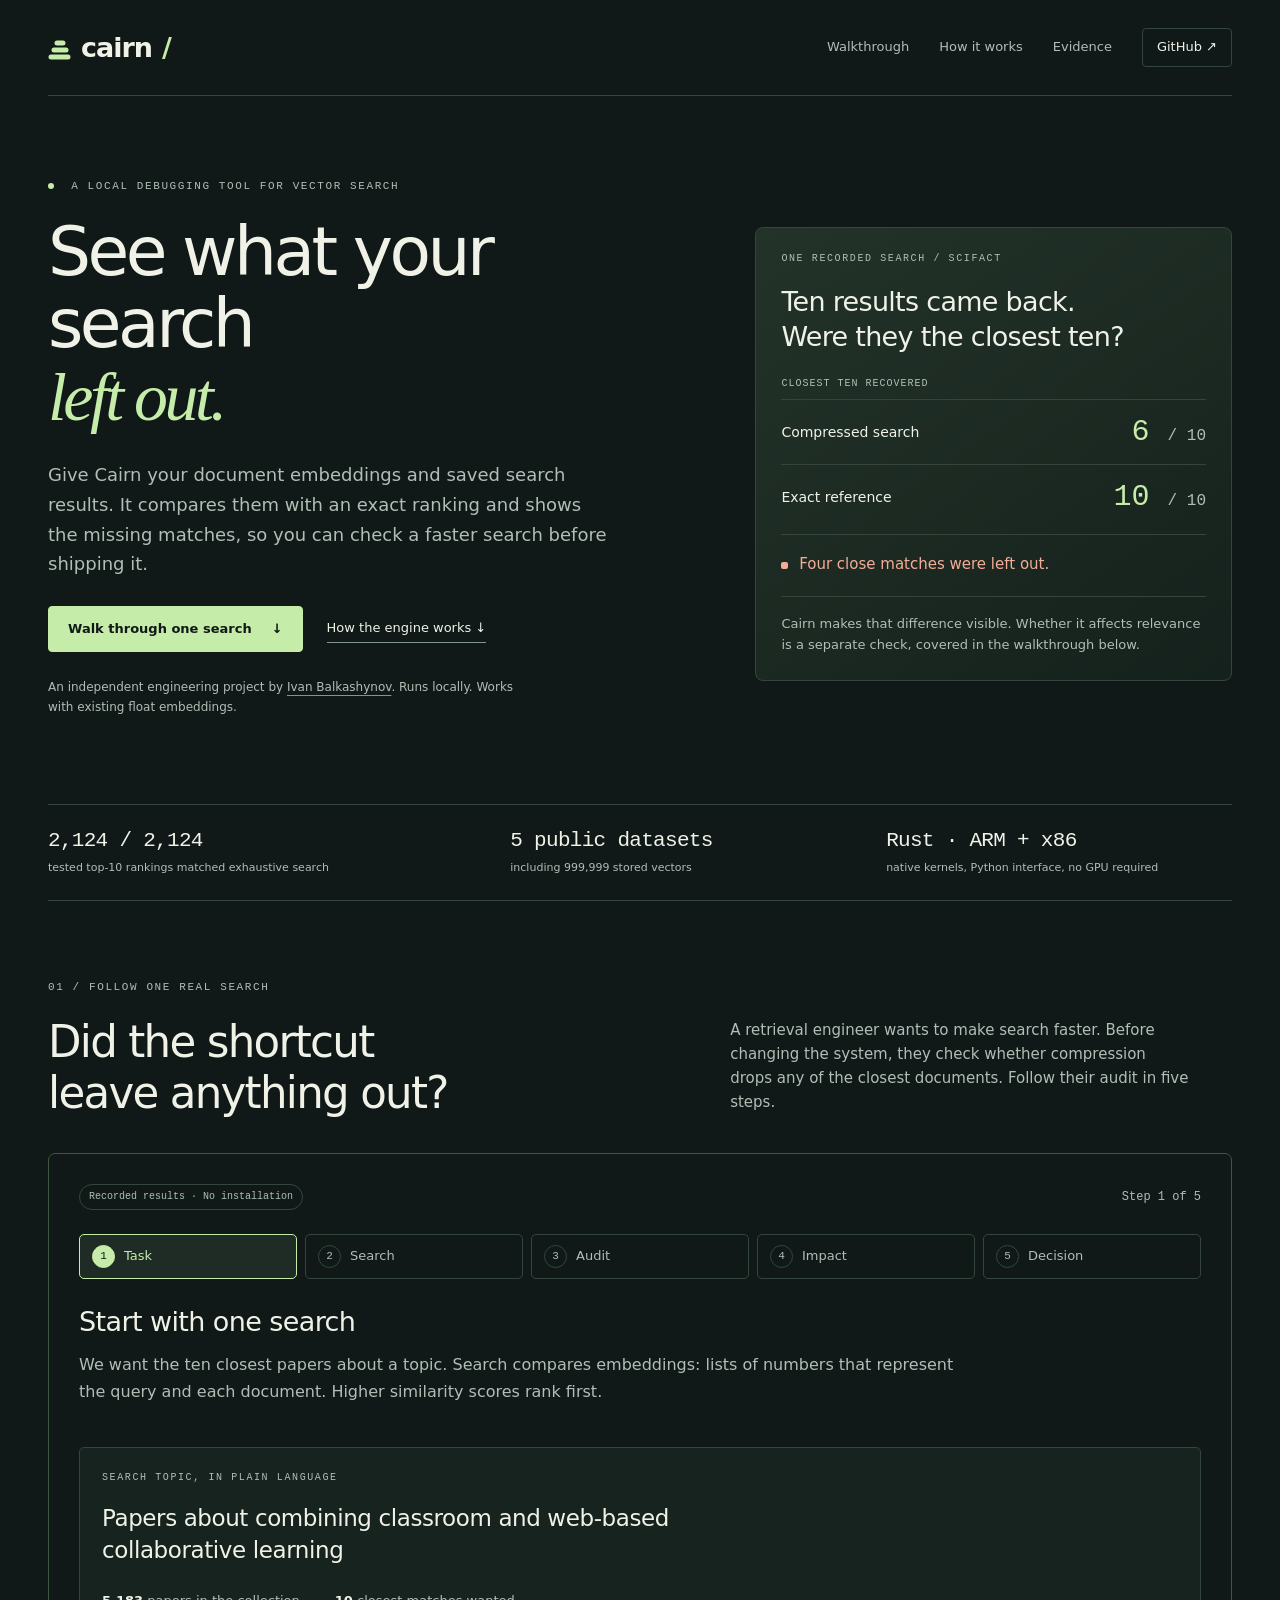
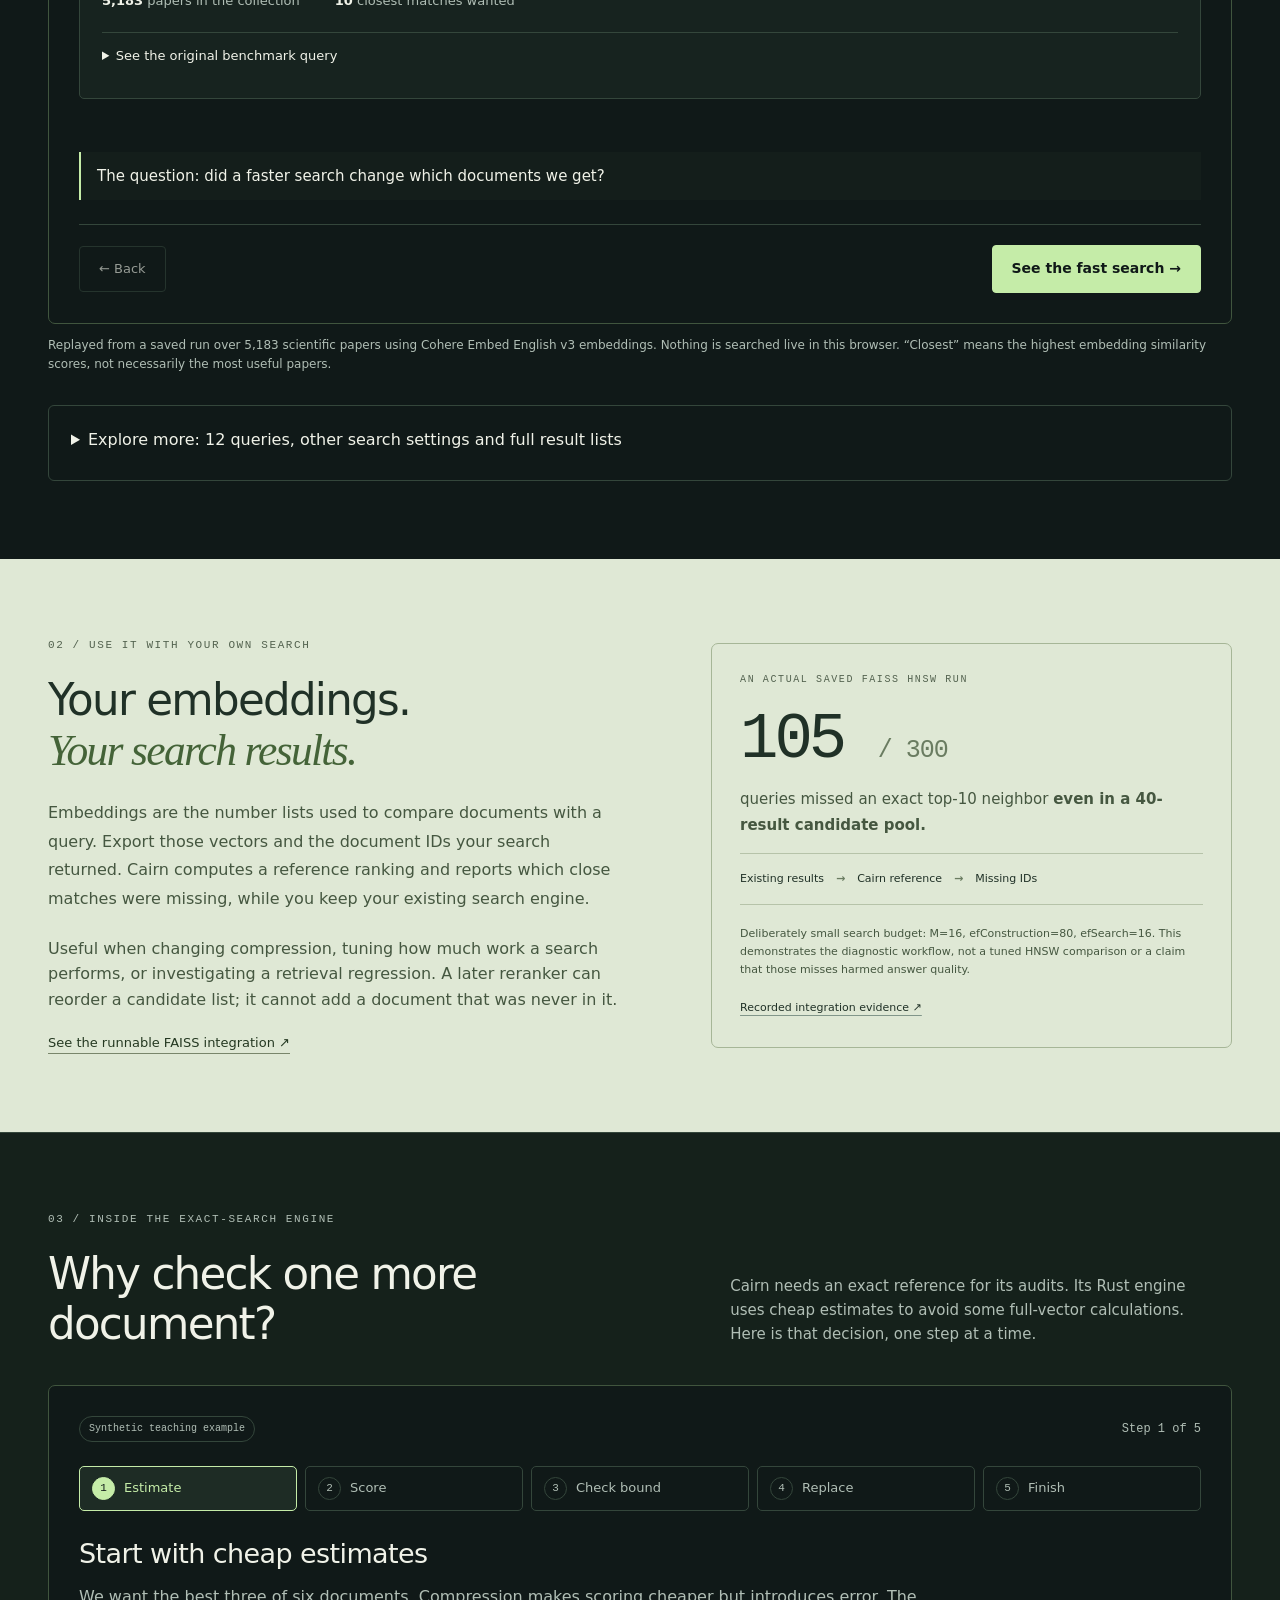
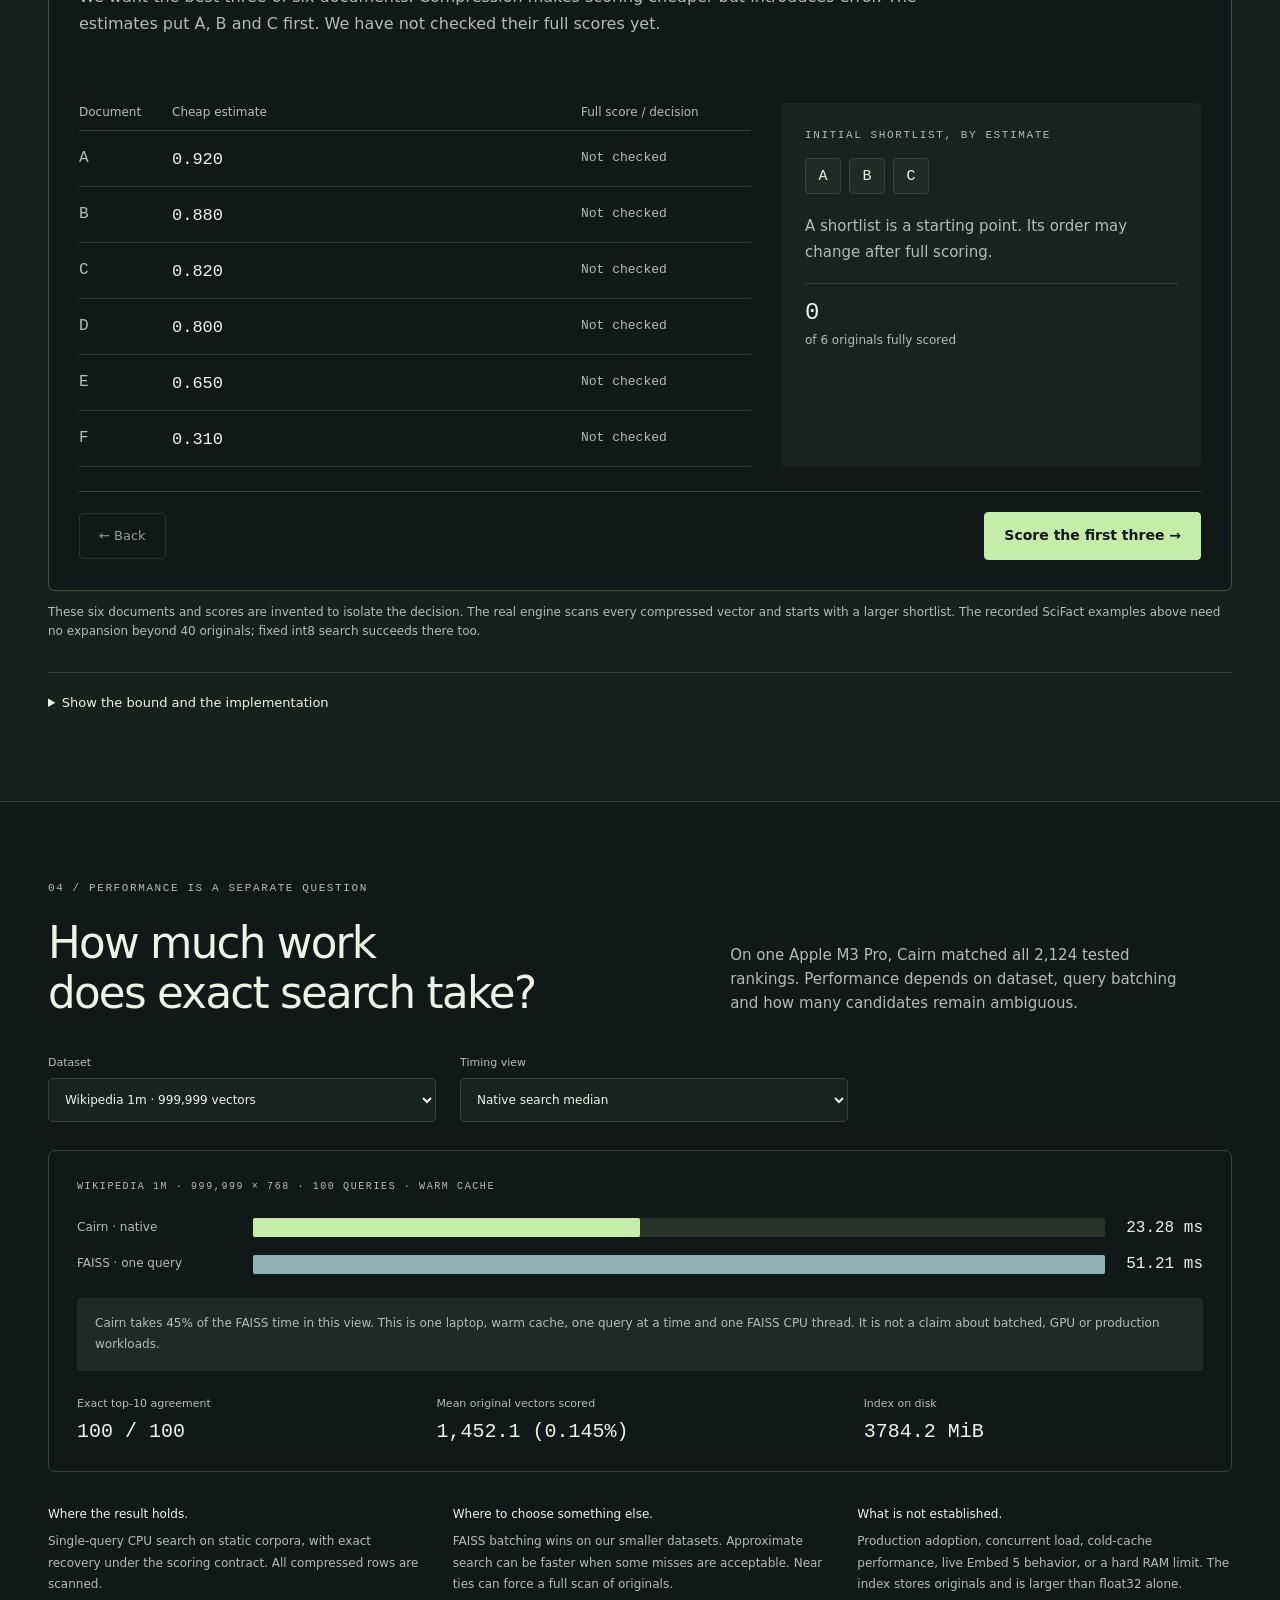
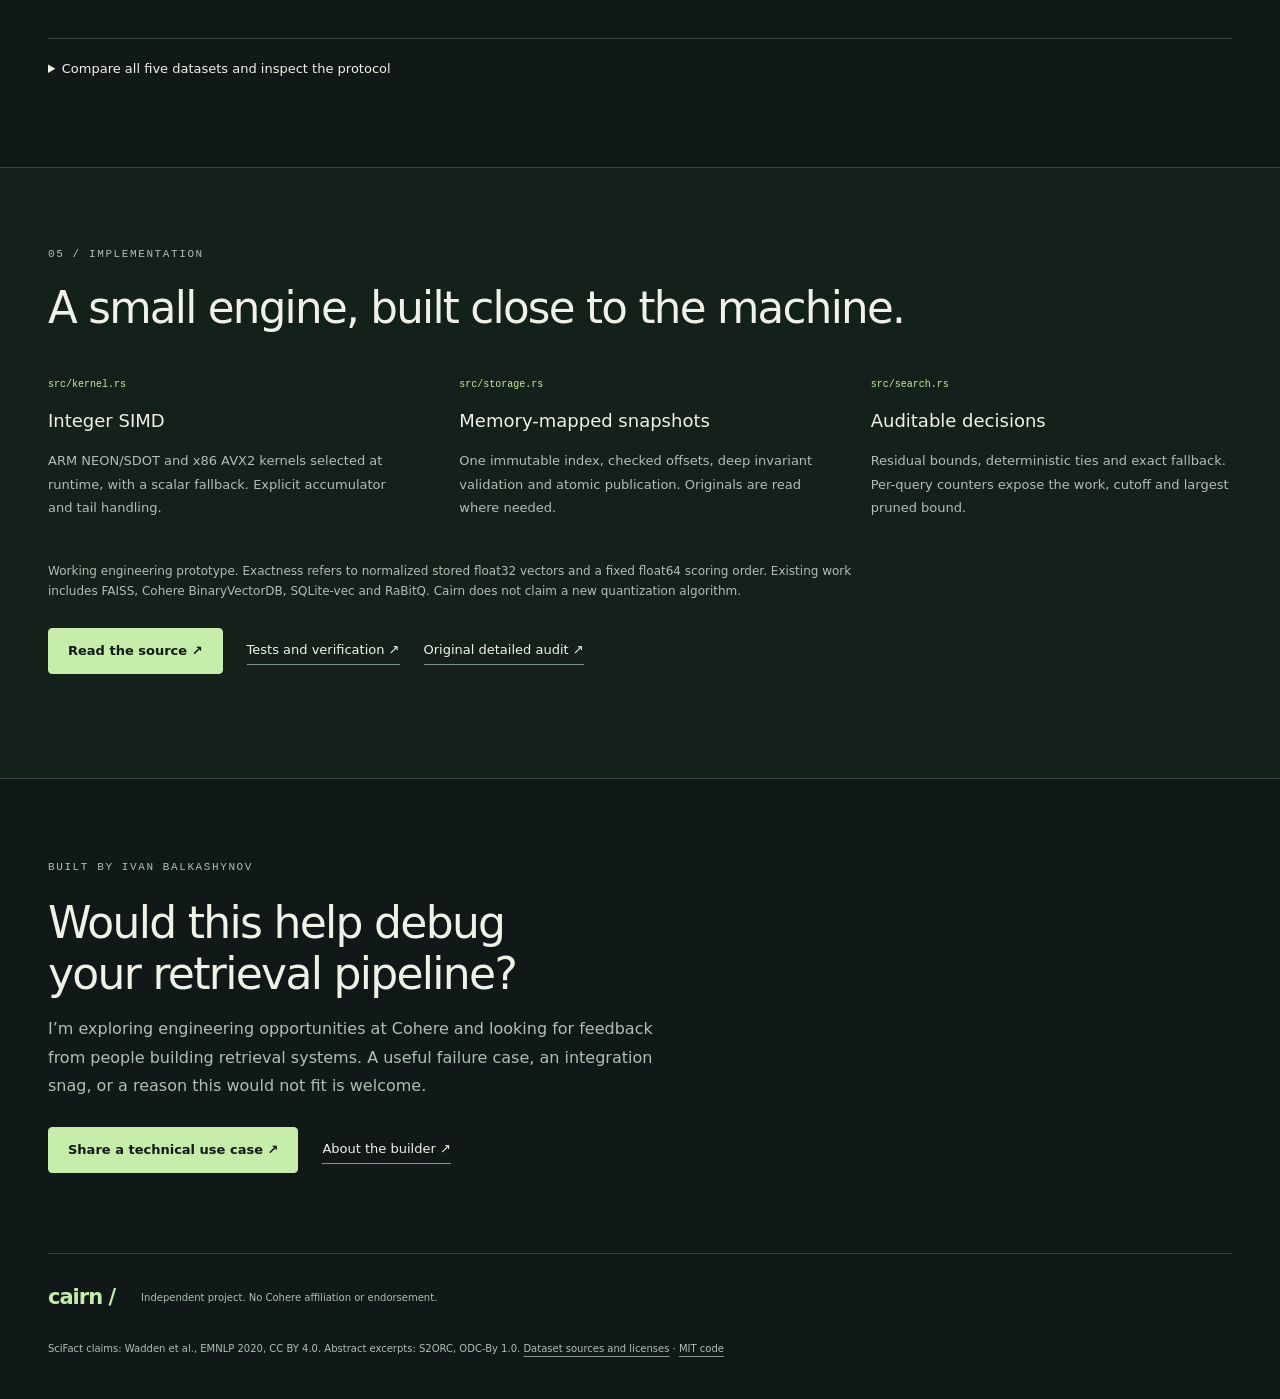
<file: demo/index.html>
<!doctype html>
<html lang="en">
<head>
<meta charset="utf-8">
<meta name="viewport" content="width=device-width,initial-scale=1">
<meta name="description" content="Check what faster vector search leaves out. A guided five-step audit, a separate algorithm lesson, and reproducible Rust benchmarks. No installation needed.">
<meta property="og:title" content="Cairn | See what your search left out.">
<meta property="og:description" content="Follow one search through five steps: see the results, find missing matches, check their impact and choose a search setting.">
<meta property="og:type" content="website">
<meta property="og:image" content="https://balkashynov.github.io/cairn/social-preview.jpg">
<meta property="og:image:width" content="1265">
<meta property="og:image:height" content="712">
<meta property="og:image:alt" content="Cairn explains the nearest match missing from a fast search shortlist.">
<meta name="twitter:card" content="summary_large_image">
<meta property="og:url" content="https://balkashynov.github.io/cairn/">
<meta name="theme-color" content="#101918">
<title>Cairn | Find the matches your search missed</title>
<link rel="icon" href="icon.svg" type="image/svg+xml">
<link rel="stylesheet" href="style.css">
<script src="app.js" defer></script>
</head>
<body>
<a class="skip" href="#main">Skip to content</a>
<header class="nav wrap">
<a class="brand" href="#" aria-label="Cairn home"><svg width="23" height="26" viewBox="0 0 23 26" aria-hidden="true"><path d="M3 22h17M6 15h12M9 8h6" stroke="currentColor" stroke-width="5" stroke-linecap="round"/></svg>cairn<span> /</span></a>
<nav aria-label="Main navigation"><a href="#example">Walkthrough</a><a href="#how-it-works">How it works</a><a href="#benchmarks">Evidence</a><a class="source-link" href="https://github.com/balkashynov/cairn">GitHub ↗</a></nav>
</header>
<main id="main">
<section class="hero wrap">
<div>
<p class="eyebrow"><span class="status-dot"></span> A local debugging tool for vector search</p>
<h1>See what your search<br><em>left out.</em></h1>
<p class="intro">Give Cairn your document embeddings and saved search results. It compares them with an exact ranking and shows the missing matches, so you can check a faster search before shipping it.</p>
<div class="actions"><a class="button primary" href="#example">Walk through one search <span>↓</span></a><a class="text-link" href="#how-it-works">How the engine works ↓</a></div>
<p class="small muted">An independent engineering project by <a href="https://github.com/balkashynov">Ivan Balkashynov</a>. Runs locally. Works with existing float embeddings.</p>
</div>
<div class="hero-figure receipt" aria-label="Recorded example: four of the ten closest matches were missing">
<p class="eyebrow">One recorded search / SciFact</p>
<h3>Ten results came back.<br>Were they the closest ten?</h3>
<p class="receipt-key">Closest ten recovered</p>
<div class="receipt-line"><span>Compressed search</span><strong>6 <small>/ 10</small></strong></div>
<div class="receipt-line"><span>Exact reference</span><strong>10 <small>/ 10</small></strong></div>
<p class="receipt-outcome"><span class="legend-dot coral"></span> Four close matches were left out.</p>
<p>Cairn makes that difference visible. Whether it affects relevance is a separate check, covered in the walkthrough below.</p>
</div>
</section>
<div class="evidence-strip wrap" aria-label="Measured project facts"><div><strong>2,124 / 2,124</strong><span>tested top-10 rankings matched exhaustive search</span></div><div><strong>5 public datasets</strong><span>including 999,999 stored vectors</span></div><div><strong>Rust · ARM + x86</strong><span>native kernels, Python interface, no GPU required</span></div></div>

<section class="section wrap" id="example">
<div class="section-head split-head"><div><p class="eyebrow">01 / Follow one real search</p><h2>Did the shortcut<br>leave anything out?</h2></div><p>A retrieval engineer wants to make search faster. Before changing the system, they check whether compression drops any of the closest documents. Follow their audit in five steps.</p></div>
<div id="data-error" class="error" role="alert" hidden></div>
<div class="walkthrough lesson" id="audit-lesson" aria-busy="true">
<div class="lesson-top"><span class="pill">Recorded results · No installation</span><span id="audit-progress" class="step-count">Step 1 of 5</span></div>
<div class="step-nav" id="audit-steps" role="group" aria-label="Search audit walkthrough steps"></div>
<div class="lesson-copy" aria-live="polite" aria-atomic="true"><h3 id="audit-title">Start with one search</h3><p id="audit-copy">Loading the saved query and results…</p></div>
<div id="audit-scene" class="audit-scene" aria-live="polite" aria-atomic="true"></div>
<div class="lesson-takeaway" id="audit-takeaway"></div>
<div class="lesson-actions"><button class="button subtle" type="button" id="audit-back" disabled>← Back</button><button class="restart" type="button" id="audit-restart" disabled>Restart</button><button class="button primary" type="button" id="audit-next" disabled>See the fast search →</button></div>
</div>
<p class="small muted">Replayed from a saved run over 5,183 scientific papers using Cohere Embed English v3 embeddings. Nothing is searched live in this browser. “Closest” means the highest embedding similarity scores, not necessarily the most useful papers.</p>
<details id="explore-details" class="explore-details"><summary>Explore more: 12 queries, other search settings and full result lists</summary>
<p>Choose a saved query and a method. Compare which of the exact top ten it returns. A “candidate” is a document shortlisted for full scoring. Binary and int8 are two ways to compress the embeddings; a bigger shortlist checks more originals.</p>
<div class="recording-banner"><span class="status-dot"></span><span><strong>Recorded results, replayed in your browser.</strong> SciFact · 5,183 documents · Cohere Embed English v3 · top 10. No live model call.</span><a href="scifact.json" download>Download data ↓</a></div>

<div class="explorer" id="explorer" aria-busy="true">
<div class="explorer-controls"><label>Choose a recorded query<select id="queries"><option>Loading recorded examples…</option></select></label><label>Search path<select id="mode"><option>Loading…</option></select></label></div>
<div class="query-line"><div><span class="eyebrow">Dataset claim / query</span><p id="query-text">Loading measured examples…</p></div><button id="next-miss" type="button" class="button subtle">Next miss →</button></div>
<div class="result-summary" aria-live="polite"><div><span>Exact top-10 matches kept</span><strong id="kept">…</strong></div><div><span>Original vectors fully scored</span><strong id="scored">…</strong></div><div><span>Judged relevance (nDCG@10)</span><strong id="relevance">…</strong></div></div>
<p id="explanation" class="explainer" aria-live="polite"></p>
<p class="small muted">The relevance metric compares the result order with separate dataset judgments; higher is better. It measures something different from agreement with the exact vector ranking.</p>
<div class="ranking-labels"><h3>Exhaustive reference <span>What the full scores rank highest</span></h3><h3>Selected search path <span>What this method returns</span></h3></div>
<div class="rankings"><section aria-label="Exhaustive reference results"><h3 class="mobile-label">Exhaustive reference</h3><div id="expected"></div></section><section aria-label="Selected search path results"><h3 class="mobile-label">Selected search path</h3><div id="returned"></div></section></div>
<div class="explorer-footer"><p class="small muted">12 deliberately selected examples, including misses and successes. Aggregate results below cover all 300 test queries. Claims are benchmark inputs, not factual or medical advice. Click a result to inspect its excerpt.</p><button class="button subtle" type="button" id="copy-example">Copy this example’s link</button><span id="copy-status" role="status" class="small"></span></div>
</div>
<details><summary>All 300 queries: accuracy and work by search path</summary><div class="table-scroll"><table id="path-table"><thead><tr><th>Search path</th><th>Neighbor recall</th><th>Queries with misses</th><th>Native median</th><th>Full vectors / query</th><th>Relevance nDCG</th></tr></thead><tbody></tbody></table></div><p class="small muted">Local float-sign binary and symmetric int8 quantization, not Cohere API-native quantized output. The “40 candidates” modes fully rescore the 40 selected original vectors. Higher neighbor recall need not improve relevance.</p></details>
</details>
</section>

<section class="section use-case"><div class="wrap use-layout"><div><p class="eyebrow">02 / Use it with your own search</p><h2>Your embeddings.<br><em>Your search results.</em></h2><p class="body-copy">Embeddings are the number lists used to compare documents with a query. Export those vectors and the document IDs your search returned. Cairn computes a reference ranking and reports which close matches were missing, while you keep your existing search engine.</p><p>Useful when changing compression, tuning how much work a search performs, or investigating a retrieval regression. A later reranker can reorder a candidate list; it cannot add a document that was never in it.</p><a class="text-link" href="https://github.com/balkashynov/cairn/blob/codex/cairn-search/examples/audit_faiss.py">See the runnable FAISS integration ↗</a></div><div class="integration-card"><p class="eyebrow">An actual saved FAISS HNSW run</p><strong class="big-stat">105 <span>/ 300</span></strong><p>queries missed an exact top-10 neighbor <strong>even in a 40-result candidate pool.</strong></p><div class="integration-flow"><span>Existing results</span><b>→</b><span>Cairn reference</span><b>→</b><span>Missing IDs</span></div><p class="small muted">Deliberately small search budget: M=16, efConstruction=80, efSearch=16. This demonstrates the diagnostic workflow, not a tuned HNSW comparison or a claim that those misses harmed answer quality.</p><a href="https://github.com/balkashynov/cairn/blob/codex/cairn-search/benchmarks/numeric/scifact-hnsw-integration.json.gz">Recorded integration evidence ↗</a></div></div></section>

<section class="section mechanism" id="how-it-works"><div class="wrap">
<div class="section-head split-head"><div><p class="eyebrow">03 / Inside the exact-search engine</p><h2>Why check one more document?</h2></div><p>Cairn needs an exact reference for its audits. Its Rust engine uses cheap estimates to avoid some full-vector calculations. Here is that decision, one step at a time.</p></div>
<div class="walkthrough lesson" id="mechanism-lesson">
<div class="lesson-top"><span class="pill">Synthetic teaching example</span><span id="toy-progress" class="step-count">Step 1 of 5</span></div>
<div class="step-nav" id="toy-steps" role="group" aria-label="Algorithm walkthrough steps"></div>
<div class="lesson-copy" aria-live="polite" aria-atomic="true"><h3 id="toy-title"></h3><p id="toy-copy"></p></div>
<div class="toy-layout"><div class="toy-table" role="table" aria-label="Scores for six example documents"><div class="toy-head" role="row"><span role="columnheader">Document</span><span role="columnheader">Cheap estimate</span><span role="columnheader">Full score / decision</span></div><div id="toy-rows" role="rowgroup"></div></div><aside class="toy-result" aria-live="polite"><p class="eyebrow" id="toy-label"></p><div id="toy-answer" class="answer-chips"></div><p id="toy-explanation"></p><div class="toy-counter"><strong id="toy-count"></strong><span>of 6 originals fully scored</span></div></aside></div>
<div id="tie-option" hidden><label class="switch-label"><input id="near-ties" type="checkbox"> Try the worst case: all six estimates are close</label><p id="tie-explanation" class="small muted">When the bounds cannot rule anything out, exactness costs more work.</p></div>
<div class="lesson-actions"><button class="button subtle" type="button" id="toy-back">← Back</button><button class="restart" type="button" id="toy-restart">Restart</button><button class="button primary" type="button" id="toy-next">Check the first three →</button></div>
</div>
<p class="small muted">These six documents and scores are invented to isolate the decision. The real engine scans every compressed vector and starts with a larger shortlist. The recorded SciFact examples above need no expansion beyond 40 originals; fixed int8 search succeeds there too.</p>
<details class="technical"><summary>Show the bound and the implementation</summary><div class="technical-grid"><div><p>Let <code>a</code> be the compressed dot product and <code>e</code> the norm of the quantization residual.</p><pre><code>full_score ≤ a + e_query × ‖document‖
               + ‖compressed_query‖ × e_document
               + floating_point_guard</code></pre><p>A row is skipped only when this upper bound is strictly below the current kth full score. Equality stays eligible.</p></div><div><p>The real-arithmetic bound follows from Cauchy–Schwarz. The implementation adds conservative floating-point guards and uses a defined float64 scoring order over normalized float32 vectors.</p><p>This is a documented arithmetic contract, not a machine-checked proof. <a href="https://github.com/balkashynov/cairn/blob/codex/cairn-search/docs/DESIGN.md">Read the algorithm and limits ↗</a></p></div></div></details>
</div></section>


<section class="section wrap" id="benchmarks">
<div class="section-head split-head"><div><p class="eyebrow">04 / Performance is a separate question</p><h2>How much work<br>does exact search take?</h2></div><p>On one Apple M3 Pro, Cairn matched all 2,124 tested rankings. Performance depends on dataset, query batching and how many candidates remain ambiguous.</p></div>
<div class="benchmark-controls"><label>Dataset<select id="benchmark-dataset"><option>Loading…</option></select></label><label>Timing view<select id="timing-view"><option value="native">Native search median</option><option value="roundtrip">Python roundtrip median</option><option value="p95">Native search p95</option><option value="batch">FAISS batch throughput comparison</option></select></label></div>
<div class="benchmark-panel" aria-live="polite"><p id="benchmark-context" class="eyebrow">Apple M3 Pro · warm cache · one CPU thread for FAISS</p><div class="timing-chart" id="timing-chart"></div><p id="benchmark-takeaway" class="explainer"></p><div class="bench-facts"><div><span>Exact top-10 agreement</span><strong id="bench-agreement">…</strong></div><div><span>Mean original vectors scored</span><strong id="bench-work">…</strong></div><div><span>Index on disk</span><strong id="bench-size">…</strong></div></div></div>
<div class="tradeoffs"><p><strong>Where the result holds.</strong> Single-query CPU search on static corpora, with exact recovery under the scoring contract. All compressed rows are scanned.</p><p><strong>Where to choose something else.</strong> FAISS batching wins on our smaller datasets. Approximate search can be faster when some misses are acceptable. Near ties can force a full scan of originals.</p><p><strong>What is not established.</strong> Production adoption, concurrent load, cold-cache performance, live Embed 5 behavior, or a hard RAM limit. The index stores originals and is larger than float32 alone.</p></div>
<details><summary>Compare all five datasets and inspect the protocol</summary><div class="table-scroll"><table id="bench-table"><thead><tr><th>Dataset</th><th>Vectors</th><th>Queries</th><th>Cairn native p50 / p95</th><th>Python p50</th><th>FAISS p50 / p95</th><th>FAISS batch / query</th></tr></thead><tbody></tbody></table></div><p class="small muted">Apple M3 Pro, 18 GiB RAM, macOS 27.0.1, Rust 1.93.0, FAISS 1.15.1. Three repetitions after warm-up. FAISS IndexFlatIP uses one thread and one query per call except the separately labeled batch column. Model inputs are precomputed v3/historical Cohere vectors. Native timings exclude IPC; Python timings include it. Million-vector p95 was effectively tied and Cairn p99 was 198.65 ms. No cold-cache or tail-latency robustness claim.</p><p class="small muted">Ordinary int8 search with a 4x candidate budget recovered every neighbor on these five datasets and was faster than certified search. It fails the committed synthetic near-tie regression; the bound check handles that case by doing more work.</p><a href="https://github.com/balkashynov/cairn/blob/codex/cairn-search/docs/BENCHMARKS.md">Full protocol, memory observations and reproduction ↗</a></details>
</section>

<section class="section engineering"><div class="wrap"><div class="section-head"><p class="eyebrow">05 / Implementation</p><h2>A small engine, built close to the machine.</h2></div><div class="engineering-grid"><article><span class="code-label">src/kernel.rs</span><h3>Integer SIMD</h3><p>ARM NEON/SDOT and x86 AVX2 kernels selected at runtime, with a scalar fallback. Explicit accumulator and tail handling.</p></article><article><span class="code-label">src/storage.rs</span><h3>Memory-mapped snapshots</h3><p>One immutable index, checked offsets, deep invariant validation and atomic publication. Originals are read where needed.</p></article><article><span class="code-label">src/search.rs</span><h3>Auditable decisions</h3><p>Residual bounds, deterministic ties and exact fallback. Per-query counters expose the work, cutoff and largest pruned bound.</p></article></div><p class="small muted">Working engineering prototype. Exactness refers to normalized stored float32 vectors and a fixed float64 scoring order. Existing work includes FAISS, Cohere BinaryVectorDB, SQLite-vec and RaBitQ. Cairn does not claim a new quantization algorithm.</p><div class="actions"><a class="button primary" href="https://github.com/balkashynov/cairn">Read the source ↗</a><a class="text-link" href="https://github.com/balkashynov/cairn/blob/codex/cairn-search/docs/VERIFICATION.md">Tests and verification ↗</a><a class="text-link" href="audit.html">Original detailed audit ↗</a></div></div></section>

<section class="closing wrap"><p class="eyebrow">Built by Ivan Balkashynov</p><h2>Would this help debug<br>your retrieval pipeline?</h2><p>I’m exploring engineering opportunities at Cohere and looking for feedback from people building retrieval systems. A useful failure case, an integration snag, or a reason this would not fit is welcome.</p><div class="actions"><a class="button primary" href="https://github.com/balkashynov/cairn/issues/new">Share a technical use case ↗</a><a class="text-link" href="https://github.com/balkashynov">About the builder ↗</a></div></section>
</main>
<footer class="wrap"><span class="brand">cairn /</span><p>Independent project. No Cohere affiliation or endorsement.</p><p>SciFact claims: Wadden et al., EMNLP 2020, CC BY 4.0. Abstract excerpts: S2ORC, ODC-By 1.0. <a href="https://github.com/balkashynov/cairn/blob/codex/cairn-search/docs/DATA.md">Dataset sources and licenses</a> · <a href="https://github.com/balkashynov/cairn/blob/codex/cairn-search/LICENSE">MIT code</a></p></footer>
<noscript><p class="wrap note">The guided walkthrough requires JavaScript. In its recorded example, binary search keeps 6 of the exact top 10 matches; Cairn finds all 10. Both fully score 40 originals and have the same relevance score. Fixed int8 search also recovers all 10. <a href="https://github.com/balkashynov/cairn/blob/codex/cairn-search/docs/BENCHMARKS.md">Read all recorded benchmarks.</a></p></noscript>
</body></html>
</file>
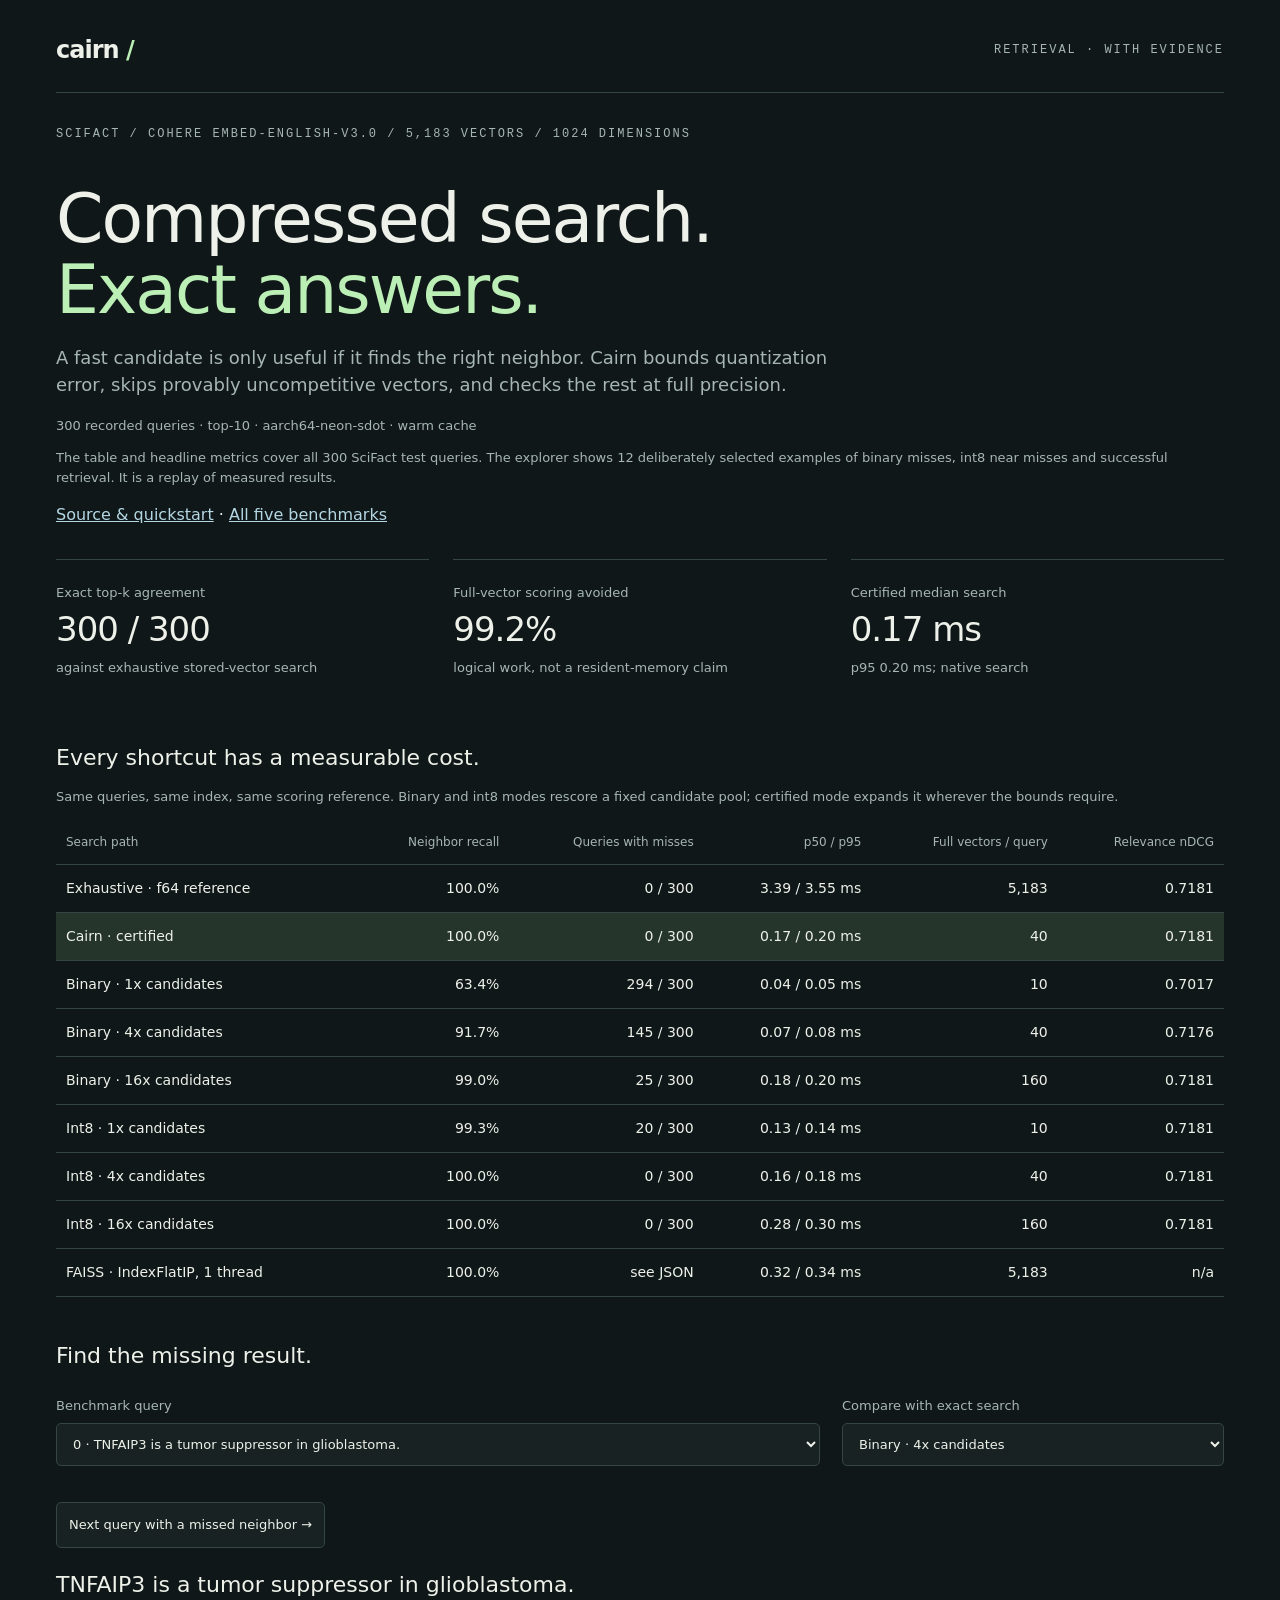
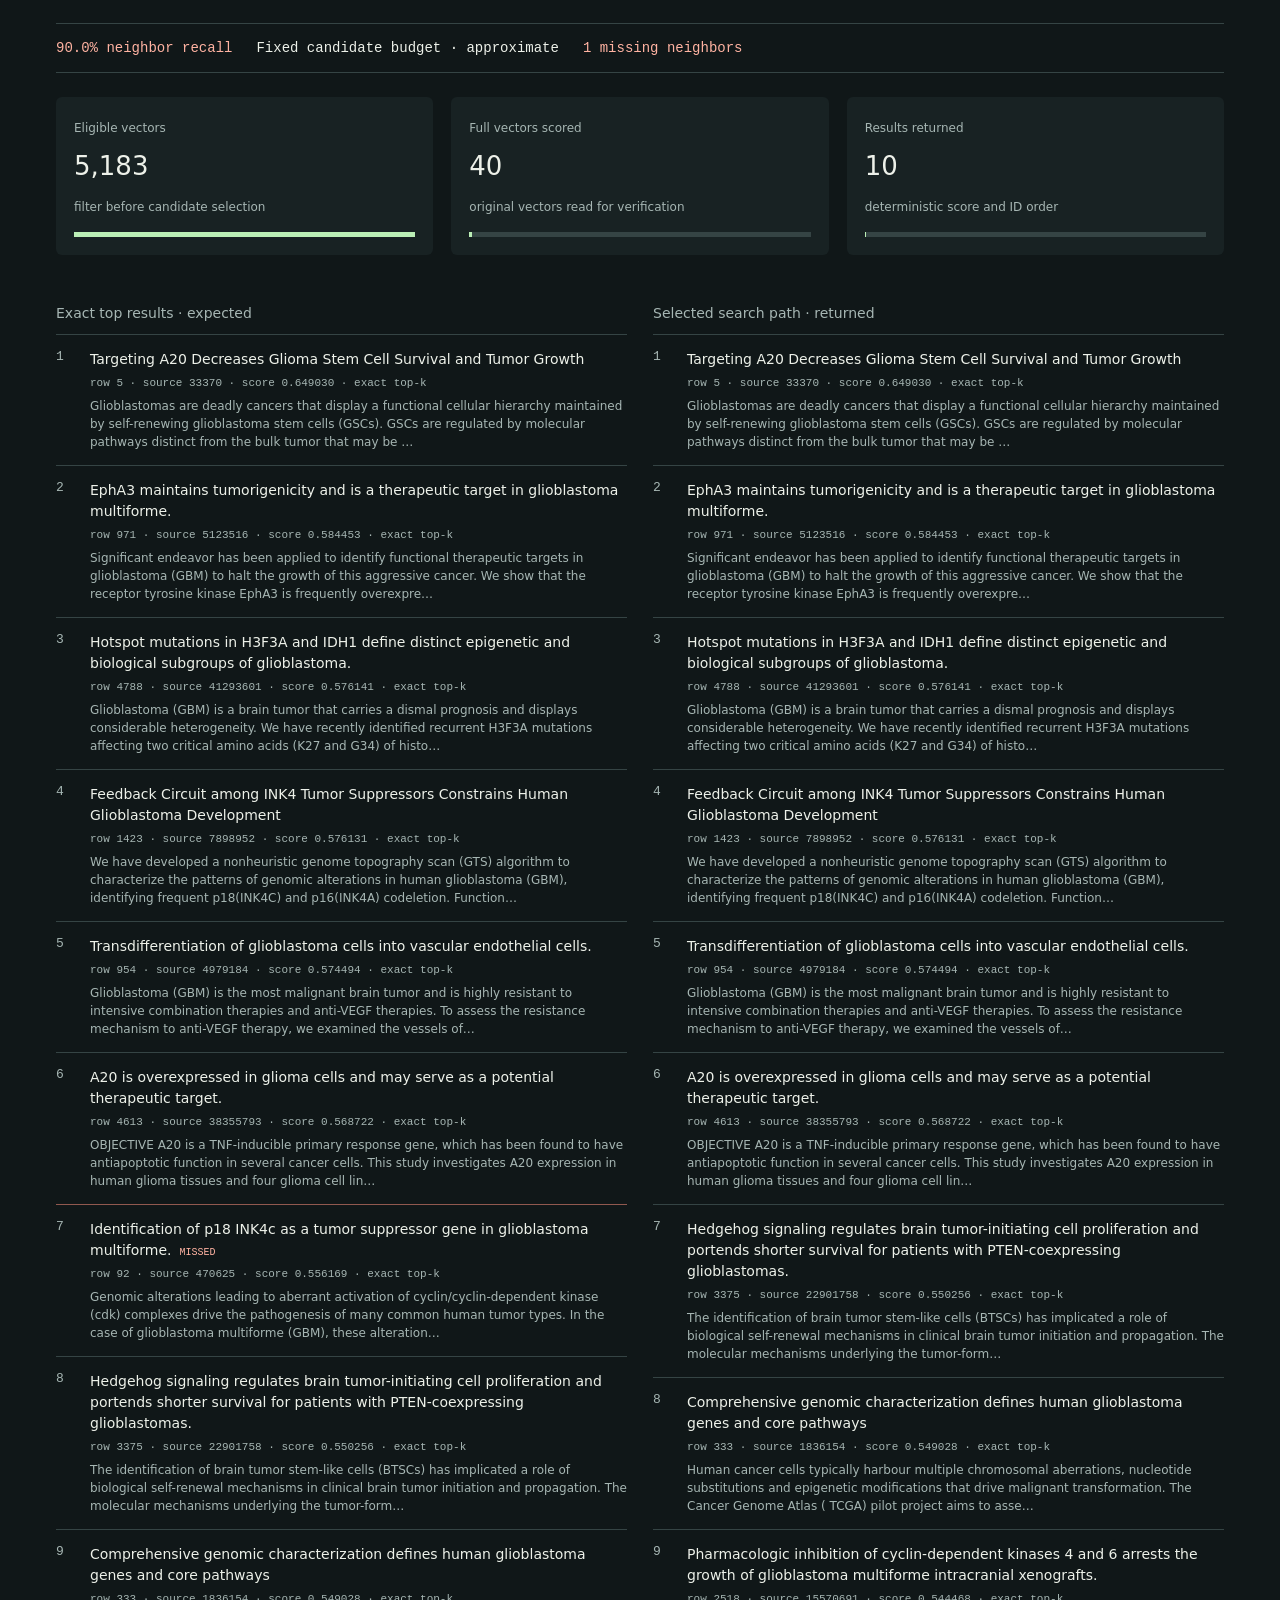
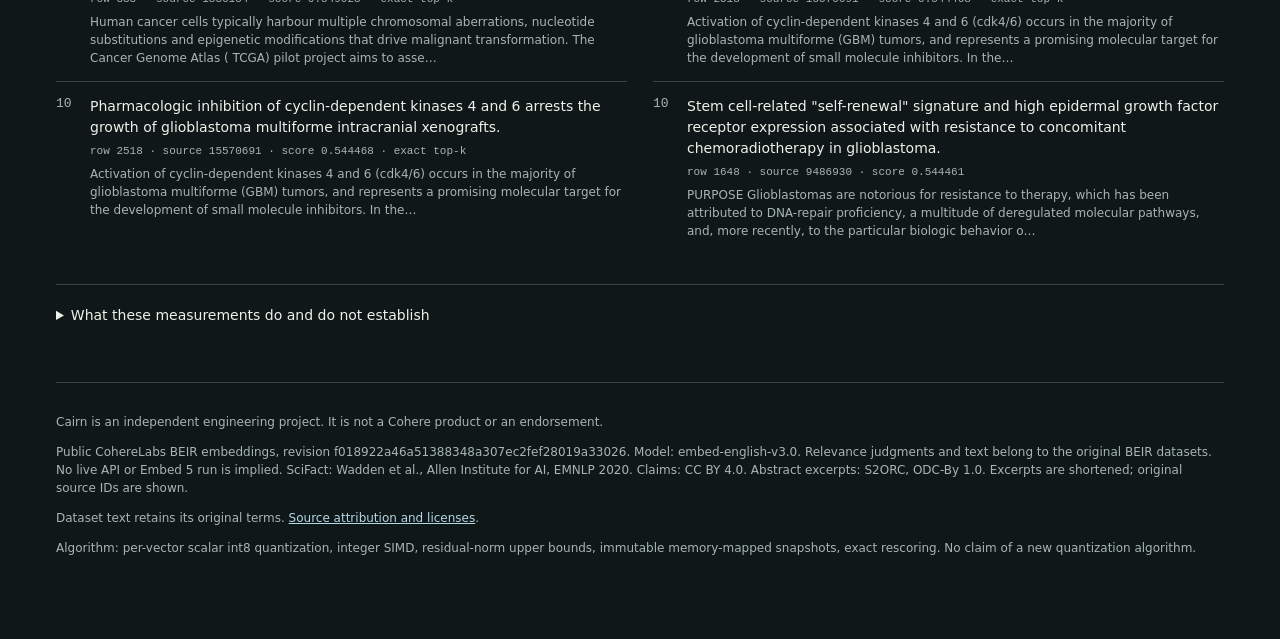
<file: demo/audit.html>
<!doctype html>
<html lang="en"><head><meta charset="utf-8"><meta name="viewport" content="width=device-width,initial-scale=1">
<title>Cairn | Search with evidence</title>
<style>
:root{color-scheme:dark;--bg:#101718;--panel:#182223;--text:#edf1e9;--muted:#a6b6b3;--line:#354444;--mint:#bbefb6;--red:#ffb3a2;--accent:#b4d7e4}
*{box-sizing:border-box}body{margin:0;background:var(--bg);color:var(--text);font:16px/1.5 system-ui,-apple-system,sans-serif}main{max-width:1240px;margin:auto;padding:32px 36px 60px}header{display:flex;align-items:center;justify-content:space-between;gap:20px;padding-bottom:24px;border-bottom:1px solid var(--line)}.brand{font-size:24px;font-weight:650;letter-spacing:-1px}.brand span{color:var(--mint)}.eyebrow{font:12px ui-monospace,monospace;letter-spacing:2px;color:var(--muted);text-transform:uppercase}h1{font-size:clamp(32px,5.4vw,68px);line-height:1.05;letter-spacing:-2px;font-weight:500;max-width:830px;margin:42px 0 18px}h1 em{font-style:normal;color:var(--mint)}.lead{max-width:800px;color:var(--muted);font-size:18px}.context{color:var(--muted);font-size:13px}.metrics{display:grid;grid-template-columns:repeat(3,1fr);gap:24px;margin:32px 0 40px}.metric{padding:20px 0;border-top:1px solid var(--line)}.metric strong{display:block;font-size:34px;font-weight:500;letter-spacing:-1px}.metric span{color:var(--muted);font-size:13px}.section-title{margin:42px 0 12px;font-size:22px;font-weight:500}.table-wrap{overflow-x:auto}table{border-collapse:collapse;width:100%;font-variant-numeric:tabular-nums;font-size:14px}th,td{text-align:right;border-bottom:1px solid var(--line);padding:13px 10px;white-space:nowrap}th{font-size:12px;font-weight:500;color:var(--muted)}td:first-child,th:first-child{text-align:left}tr.selected{background:#25352c}td small{display:block;color:var(--muted);font-size:11px}.toolbar{display:grid;grid-template-columns:2fr 1fr;gap:22px;margin:24px 0}label{font-size:13px;color:var(--muted)}select,button{background:var(--panel);color:var(--text);font:inherit;padding:12px;border:1px solid var(--line);border-radius:5px}select{width:100%;display:block;margin-top:8px;min-width:0}button{cursor:pointer}button:hover{border-color:var(--mint)}button:focus-visible,select:focus-visible{outline:2px solid var(--mint);outline-offset:3px}.query{font-size:22px;line-height:1.4;margin:22px 0;overflow-wrap:anywhere}.audit-strip{display:flex;gap:24px;flex-wrap:wrap;padding:16px 0;border-block:1px solid var(--line);font:14px ui-monospace,monospace}.good{color:var(--mint)}.bad{color:var(--red)}.rankings{display:grid;grid-template-columns:1fr 1fr;gap:26px}.rankings h3{font-size:14px;font-weight:500;color:var(--muted);margin:24px 0 10px}.hit{display:grid;grid-template-columns:24px 1fr;gap:10px;padding:14px 0;border-top:1px solid var(--line);min-height:96px}.rank{color:var(--muted);font:13px ui-monospace,monospace}.hit.lost{border-top-color:#91594f}.hit-title{font-size:14px;overflow-wrap:anywhere}.hit-meta{color:var(--muted);font:11px ui-monospace,monospace;margin-top:7px}.hit-text{font-size:12px;color:var(--muted);margin-top:8px;overflow-wrap:anywhere}.tag{font:10px ui-monospace,monospace;margin-left:8px;color:var(--red)}.flow{display:grid;grid-template-columns:repeat(3,1fr);gap:18px;margin:24px 0}.stage{padding:18px;background:var(--panel);border-radius:6px}.stage b{display:block;font-size:26px;font-weight:500;margin:8px 0}.stage span{color:var(--muted);font-size:12px}.bar{height:5px;background:var(--line);margin-top:14px}.bar div{height:100%;background:var(--mint)}details{border-top:1px solid var(--line);padding:20px 0;margin-top:30px;color:var(--muted);font-size:14px}summary{cursor:pointer;color:var(--text)}footer{border-top:1px solid var(--line);margin-top:36px;padding-top:18px;color:var(--muted);font-size:12px}a{color:var(--accent)}code{font:13px ui-monospace,monospace}#next{margin-top:12px;font-size:13px}noscript{display:block;padding:20px}
@media(max-width:700px){main{padding:20px 18px 40px}.metrics{gap:14px}.metric strong{font-size:25px}.toolbar,.rankings{grid-template-columns:1fr}.flow{gap:8px}.stage{padding:12px}.stage b{font-size:22px}.brand{font-size:21px}header .eyebrow{letter-spacing:1px;font-size:10px}h1{letter-spacing:-1px}.audit-strip{gap:12px;font-size:12px}}
</style></head><body><main>
<header><div class="brand">cairn<span> /</span></div><div class="eyebrow">Retrieval · with evidence</div></header>
<div class="eyebrow" style="margin-top:34px" id="dataset"></div>
<h1>Compressed search.<br><em>Exact answers.</em></h1>
<p class="lead">A fast candidate is only useful if it finds the right neighbor. Cairn bounds quantization error, skips provably uncompetitive vectors, and checks the rest at full precision.</p>
<p class="context" id="context"></p>
<p class="context" id="selection-note"></p>
<p><a href="https://github.com/balkashynov/cairn">Source &amp; quickstart</a> · <a href="https://github.com/balkashynov/cairn/blob/codex/cairn-search/docs/BENCHMARKS.md">All five benchmarks</a></p>
<div class="metrics"><div class="metric"><span>Exact top-k agreement</span><strong id="agreement"></strong><span>against exhaustive stored-vector search</span></div><div class="metric"><span>Full-vector scoring avoided</span><strong id="avoided"></strong><span>logical work, not a resident-memory claim</span></div><div class="metric"><span>Certified median search</span><strong id="latency"></strong><span id="timing-note"></span></div></div>
<h2 class="section-title">Every shortcut has a measurable cost.</h2><p class="context">Same queries, same index, same scoring reference. Binary and int8 modes rescore a fixed candidate pool; certified mode expands it wherever the bounds require.</p>
<div class="table-wrap"><table id="comparison"><thead><tr><th>Search path</th><th>Neighbor recall</th><th>Queries with misses</th><th>p50 / p95</th><th>Full vectors / query</th><th>Relevance nDCG</th></tr></thead><tbody></tbody></table></div>
<h2 class="section-title">Find the missing result.</h2>
<div class="toolbar"><label>Benchmark query<select id="queries" aria-label="Benchmark query"></select></label><label>Compare with exact search<select id="mode" aria-label="Compare with exact search"></select></label></div>
<button id="next" type="button">Next query with a missed neighbor →</button>
<p class="query" id="query-text"></p>
<div class="audit-strip" id="audit" aria-live="polite"></div>
<div class="flow" id="flow"></div>
<div class="rankings"><section><h3>Exact top results · expected</h3><div id="expected"></div></section><section><h3>Selected search path · returned</h3><div id="returned"></div></section></div>
<details><summary>What these measurements do and do not establish</summary><p>Exactness means the same ordered top-k as an exhaustive dot product over stored normalized float32 vectors, accumulated in float64, with document ID breaking ties. It does not mean every result is relevant. Relevance nDCG, when supplied, uses the dataset's judgments separately.</p><p>Certified pruning scans every eligible int8 code. It retains full vectors on disk, so total storage is larger than float32 alone. Memory mapping uses the operating system's page cache; the fraction of full vectors scored is not a claim about physical reads or peak resident memory. Nearly tied vectors can force an exhaustive fallback.</p><p id="protocol"></p><p id="faiss-note"></p><p>These are recorded benchmark queries and measurements, replayed locally. The page does not embed new text or perform a live search. Use the CLI or Python client on your own corpus.</p></details>
<footer><p>Cairn is an independent engineering project. It is not a Cohere product or an endorsement.</p><p id="source"></p><p>Dataset text retains its original terms. <a href="https://github.com/balkashynov/cairn/blob/codex/cairn-search/docs/DATA.md">Source attribution and licenses</a>.</p><p>Algorithm: per-vector scalar int8 quantization, integer SIMD, residual-norm upper bounds, immutable memory-mapped snapshots, exact rescoring. No claim of a new quantization algorithm.</p></footer>
</main><noscript>This audit report needs JavaScript to display the embedded benchmark measurements. Use the accompanying JSON for the complete results.</noscript>
<script type="application/json" id="data">{"schema_version": 1, "environment": {"system": "macOS-27.0.1-arm64-arm-64bit", "machine": "arm64", "python": "3.12.11"}, "index": {"layout": {"rows": 5183, "dimensions": 1024, "meta_offset": 256, "codes_offset": 166144, "binary_offset": 5473536, "vectors_offset": 6136960, "file_bytes": 27366528}, "format": "CAIRN001", "kernel": "aarch64-neon-sdot", "quantized_scan_bytes": 5473248, "float_vector_bytes": 21229568, "payload_sha256": "218428add489cf804bddd4bff945801067c48cc40a51f9c2f6e08e4e3c1f1fa4"}, "protocol": {"k": 10, "queries": 300, "repeats": 3, "tag": null, "cache": "warm; methods interleaved after warm-up", "latency": "native search excludes JSON IPC; roundtrip includes Python and IPC", "quality": "neighbor recall against stored normalized f32 exhaustive search; relevance nDCG separate", "io": "logical vector bytes are not measured physical disk reads or resident memory"}, "summary": {"exhaustive": {"recall_at_k": 1.0, "queries_with_misses": 0, "p50_ms": 3.387167, "p95_ms": 3.5501454999999997, "p99_ms": 3.6925349999999995, "roundtrip_p50_ms": 3.6960415018256754, "mean_exact_vectors": 5183, "mean_logical_float_bytes": 21229568, "timed_samples": 900, "ndcg_at_k": 0.7180585235230011}, "certified": {"recall_at_k": 1.0, "queries_with_misses": 0, "p50_ms": 0.17375, "p95_ms": 0.1958372, "p99_ms": 0.21028249999999996, "roundtrip_p50_ms": 0.46418750571319833, "mean_exact_vectors": 40, "mean_logical_float_bytes": 163840, "timed_samples": 900, "ndcg_at_k": 0.7180585235230011}, "binary_1x": {"recall_at_k": 0.6336666666666667, "queries_with_misses": 294, "p50_ms": 0.040458, "p95_ms": 0.046796149999999995, "p99_ms": 0.05229308999999999, "roundtrip_p50_ms": 0.32637450203765184, "mean_exact_vectors": 10, "mean_logical_float_bytes": 40960, "timed_samples": 900, "ndcg_at_k": 0.7017214926181509}, "binary_4x": {"recall_at_k": 0.9173333333333333, "queries_with_misses": 145, "p50_ms": 0.06916699999999999, "p95_ms": 0.079, "p99_ms": 0.08550667, "roundtrip_p50_ms": 0.3580209959181957, "mean_exact_vectors": 40, "mean_logical_float_bytes": 163840, "timed_samples": 900, "ndcg_at_k": 0.7176366680284646}, "binary_16x": {"recall_at_k": 0.9903333333333333, "queries_with_misses": 25, "p50_ms": 0.17504150000000002, "p95_ms": 0.19546845, "p99_ms": 0.2101695, "roundtrip_p50_ms": 0.473000000056345, "mean_exact_vectors": 160, "mean_logical_float_bytes": 655360, "timed_samples": 900, "ndcg_at_k": 0.7180585235230011}, "int8_1x": {"recall_at_k": 0.9933333333333333, "queries_with_misses": 20, "p50_ms": 0.13318750000000001, "p95_ms": 0.14372354999999998, "p99_ms": 0.16088291, "roundtrip_p50_ms": 0.4370004971860908, "mean_exact_vectors": 10, "mean_logical_float_bytes": 40960, "timed_samples": 900, "ndcg_at_k": 0.7180585235230011}, "int8_4x": {"recall_at_k": 1.0, "queries_with_misses": 0, "p50_ms": 0.1628545, "p95_ms": 0.17568894999999995, "p99_ms": 0.18439749999999996, "roundtrip_p50_ms": 0.4651874987757765, "mean_exact_vectors": 40, "mean_logical_float_bytes": 163840, "timed_samples": 900, "ndcg_at_k": 0.7180585235230011}, "int8_16x": {"recall_at_k": 1.0, "queries_with_misses": 0, "p50_ms": 0.27575, "p95_ms": 0.29696105, "p99_ms": 0.31589875, "roundtrip_p50_ms": 0.5796250043204054, "mean_exact_vectors": 160, "mean_logical_float_bytes": 655360, "timed_samples": 900, "ndcg_at_k": 0.7180585235230011}}, "queries": [{"query_id": 0, "query": {"_id": "1137", "text": "TNFAIP3 is a tumor suppressor in glioblastoma."}, "methods": {"exhaustive": {"recall_at_k": 1.0, "ordered_exact": true, "missed_ids": [], "hits": [{"id": 5, "score": 0.6490300088444336}, {"id": 971, "score": 0.5844532552309187}, {"id": 4788, "score": 0.5761412794543753}, {"id": 1423, "score": 0.576130953833299}, {"id": 954, "score": 0.5744936952026055}, {"id": 4613, "score": 0.5687222964896105}, {"id": 92, "score": 0.5561685114005869}, {"id": 3375, "score": 0.5502561252784709}, {"id": 333, "score": 0.54902763784969}, {"id": 2518, "score": 0.5444684633697158}], "stats": {"mode": "exhaustive", "eligible": 5183, "int8_scored": 0, "binary_scored": 0, "exact_scored": 5183, "pruned": 0, "scratch_bytes": 4256, "logical_code_bytes": 0, "logical_float_bytes": 21229568, "elapsed_ms": 3.7207500000000002, "certified": true, "cutoff": 0.5444684633697158, "max_pruned_upper_bound": null}, "ndcg_at_k": 1.0}, "certified": {"recall_at_k": 1.0, "ordered_exact": true, "missed_ids": [], "hits": [{"id": 5, "score": 0.6490300088444336}, {"id": 971, "score": 0.5844532552309187}, {"id": 4788, "score": 0.5761412794543753}, {"id": 1423, "score": 0.576130953833299}, {"id": 954, "score": 0.5744936952026055}, {"id": 4613, "score": 0.5687222964896105}, {"id": 92, "score": 0.5561685114005869}, {"id": 3375, "score": 0.5502561252784709}, {"id": 333, "score": 0.54902763784969}, {"id": 2518, "score": 0.5444684633697158}], "stats": {"mode": "certified", "eligible": 5183, "int8_scored": 5183, "binary_scored": 0, "exact_scored": 40, "pruned": 5143, "scratch_bytes": 47512, "logical_code_bytes": 5307392, "logical_float_bytes": 163840, "elapsed_ms": 0.195833, "certified": true, "cutoff": 0.5444684633697158, "max_pruned_upper_bound": 0.5050408522913377}, "ndcg_at_k": 1.0}, "binary_1x": {"recall_at_k": 0.9, "ordered_exact": false, "missed_ids": [92], "hits": [{"id": 5, "score": 0.6490300088444336}, {"id": 971, "score": 0.5844532552309187}, {"id": 4788, "score": 0.5761412794543753}, {"id": 1423, "score": 0.576130953833299}, {"id": 954, "score": 0.5744936952026055}, {"id": 4613, "score": 0.5687222964896105}, {"id": 3375, "score": 0.5502561252784709}, {"id": 333, "score": 0.54902763784969}, {"id": 2518, "score": 0.5444684633697158}, {"id": 435, "score": 0.5276288813258595}], "stats": {"mode": "binary", "eligible": 5183, "int8_scored": 0, "binary_scored": 5183, "exact_scored": 10, "pruned": 5173, "scratch_bytes": 5568, "logical_code_bytes": 663424, "logical_float_bytes": 40960, "elapsed_ms": 0.045084, "certified": false, "cutoff": 0.5276288813258595, "max_pruned_upper_bound": null}, "ndcg_at_k": 1.0}, "binary_4x": {"recall_at_k": 0.9, "ordered_exact": false, "missed_ids": [92], "hits": [{"id": 5, "score": 0.6490300088444336}, {"id": 971, "score": 0.5844532552309187}, {"id": 4788, "score": 0.5761412794543753}, {"id": 1423, "score": 0.576130953833299}, {"id": 954, "score": 0.5744936952026055}, {"id": 4613, "score": 0.5687222964896105}, {"id": 3375, "score": 0.5502561252784709}, {"id": 333, "score": 0.54902763784969}, {"id": 2518, "score": 0.5444684633697158}, {"id": 1648, "score": 0.5444607315706486}], "stats": {"mode": "binary", "eligible": 5183, "int8_scored": 0, "binary_scored": 5183, "exact_scored": 40, "pruned": 5143, "scratch_bytes": 6048, "logical_code_bytes": 663424, "logical_float_bytes": 163840, "elapsed_ms": 0.08095899999999999, "certified": false, "cutoff": 0.5444607315706486, "max_pruned_upper_bound": null}, "ndcg_at_k": 1.0}, "binary_16x": {"recall_at_k": 1.0, "ordered_exact": true, "missed_ids": [], "hits": [{"id": 5, "score": 0.6490300088444336}, {"id": 971, "score": 0.5844532552309187}, {"id": 4788, "score": 0.5761412794543753}, {"id": 1423, "score": 0.576130953833299}, {"id": 954, "score": 0.5744936952026055}, {"id": 4613, "score": 0.5687222964896105}, {"id": 92, "score": 0.5561685114005869}, {"id": 3375, "score": 0.5502561252784709}, {"id": 333, "score": 0.54902763784969}, {"id": 2518, "score": 0.5444684633697158}], "stats": {"mode": "binary", "eligible": 5183, "int8_scored": 0, "binary_scored": 5183, "exact_scored": 160, "pruned": 5023, "scratch_bytes": 7968, "logical_code_bytes": 663424, "logical_float_bytes": 655360, "elapsed_ms": 0.198541, "certified": false, "cutoff": 0.5444684633697158, "max_pruned_upper_bound": null}, "ndcg_at_k": 1.0}, "int8_1x": {"recall_at_k": 0.9, "ordered_exact": false, "missed_ids": [2518], "hits": [{"id": 5, "score": 0.6490300088444336}, {"id": 971, "score": 0.5844532552309187}, {"id": 4788, "score": 0.5761412794543753}, {"id": 1423, "score": 0.576130953833299}, {"id": 954, "score": 0.5744936952026055}, {"id": 4613, "score": 0.5687222964896105}, {"id": 92, "score": 0.5561685114005869}, {"id": 3375, "score": 0.5502561252784709}, {"id": 333, "score": 0.54902763784969}, {"id": 1648, "score": 0.5444607315706486}], "stats": {"mode": "int8", "eligible": 5183, "int8_scored": 5183, "binary_scored": 0, "exact_scored": 10, "pruned": 5173, "scratch_bytes": 5568, "logical_code_bytes": 5307392, "logical_float_bytes": 40960, "elapsed_ms": 0.14166600000000001, "certified": false, "cutoff": 0.5444607315706486, "max_pruned_upper_bound": null}, "ndcg_at_k": 1.0}, "int8_4x": {"recall_at_k": 1.0, "ordered_exact": true, "missed_ids": [], "hits": [{"id": 5, "score": 0.6490300088444336}, {"id": 971, "score": 0.5844532552309187}, {"id": 4788, "score": 0.5761412794543753}, {"id": 1423, "score": 0.576130953833299}, {"id": 954, "score": 0.5744936952026055}, {"id": 4613, "score": 0.5687222964896105}, {"id": 92, "score": 0.5561685114005869}, {"id": 3375, "score": 0.5502561252784709}, {"id": 333, "score": 0.54902763784969}, {"id": 2518, "score": 0.5444684633697158}], "stats": {"mode": "int8", "eligible": 5183, "int8_scored": 5183, "binary_scored": 0, "exact_scored": 40, "pruned": 5143, "scratch_bytes": 6048, "logical_code_bytes": 5307392, "logical_float_bytes": 163840, "elapsed_ms": 0.17633300000000002, "certified": false, "cutoff": 0.5444684633697158, "max_pruned_upper_bound": null}, "ndcg_at_k": 1.0}, "int8_16x": {"recall_at_k": 1.0, "ordered_exact": true, "missed_ids": [], "hits": [{"id": 5, "score": 0.6490300088444336}, {"id": 971, "score": 0.5844532552309187}, {"id": 4788, "score": 0.5761412794543753}, {"id": 1423, "score": 0.576130953833299}, {"id": 954, "score": 0.5744936952026055}, {"id": 4613, "score": 0.5687222964896105}, {"id": 92, "score": 0.5561685114005869}, {"id": 3375, "score": 0.5502561252784709}, {"id": 333, "score": 0.54902763784969}, {"id": 2518, "score": 0.5444684633697158}], "stats": {"mode": "int8", "eligible": 5183, "int8_scored": 5183, "binary_scored": 0, "exact_scored": 160, "pruned": 5023, "scratch_bytes": 7968, "logical_code_bytes": 5307392, "logical_float_bytes": 655360, "elapsed_ms": 0.29975, "certified": false, "cutoff": 0.5444684633697158, "max_pruned_upper_bound": null}, "ndcg_at_k": 1.0}}}, {"query_id": 17, "query": {"_id": "814", "text": "Mutations in G-Beta protein GNB2 are present in many cancers, resulting in loss of interaction with G-alpha subunits and concomitant activation of AKT pathway."}, "methods": {"exhaustive": {"recall_at_k": 1.0, "ordered_exact": true, "missed_ids": [], "hits": [{"id": 4330, "score": 0.7607739746942139}, {"id": 4697, "score": 0.53649780065983}, {"id": 1454, "score": 0.5140043384792514}, {"id": 798, "score": 0.5102060053625804}, {"id": 4069, "score": 0.5056740864741638}, {"id": 92, "score": 0.5044066559323644}, {"id": 816, "score": 0.50275047970906}, {"id": 5113, "score": 0.49924026357044926}, {"id": 3205, "score": 0.4969396061422273}, {"id": 3228, "score": 0.49544270533250134}], "stats": {"mode": "exhaustive", "eligible": 5183, "int8_scored": 0, "binary_scored": 0, "exact_scored": 5183, "pruned": 0, "scratch_bytes": 4256, "logical_code_bytes": 0, "logical_float_bytes": 21229568, "elapsed_ms": 3.3514999999999997, "certified": true, "cutoff": 0.49544270533250134, "max_pruned_upper_bound": null}, "ndcg_at_k": 1.0}, "certified": {"recall_at_k": 1.0, "ordered_exact": true, "missed_ids": [], "hits": [{"id": 4330, "score": 0.7607739746942139}, {"id": 4697, "score": 0.53649780065983}, {"id": 1454, "score": 0.5140043384792514}, {"id": 798, "score": 0.5102060053625804}, {"id": 4069, "score": 0.5056740864741638}, {"id": 92, "score": 0.5044066559323644}, {"id": 816, "score": 0.50275047970906}, {"id": 5113, "score": 0.49924026357044926}, {"id": 3205, "score": 0.4969396061422273}, {"id": 3228, "score": 0.49544270533250134}], "stats": {"mode": "certified", "eligible": 5183, "int8_scored": 5183, "binary_scored": 0, "exact_scored": 40, "pruned": 5143, "scratch_bytes": 47512, "logical_code_bytes": 5307392, "logical_float_bytes": 163840, "elapsed_ms": 0.200084, "certified": true, "cutoff": 0.49544270533250134, "max_pruned_upper_bound": 0.4846989194696112}, "ndcg_at_k": 1.0}, "binary_1x": {"recall_at_k": 0.4, "ordered_exact": false, "missed_ids": [92, 816, 1454, 3205, 3228, 4069], "hits": [{"id": 4330, "score": 0.7607739746942139}, {"id": 4697, "score": 0.53649780065983}, {"id": 798, "score": 0.5102060053625804}, {"id": 5113, "score": 0.49924026357044926}, {"id": 4788, "score": 0.49484968433280624}, {"id": 862, "score": 0.49410958579906444}, {"id": 926, "score": 0.4895893010424909}, {"id": 754, "score": 0.4849020833620466}, {"id": 4808, "score": 0.4648562549845481}, {"id": 4371, "score": 0.4641078714389422}], "stats": {"mode": "binary", "eligible": 5183, "int8_scored": 0, "binary_scored": 5183, "exact_scored": 10, "pruned": 5173, "scratch_bytes": 5568, "logical_code_bytes": 663424, "logical_float_bytes": 40960, "elapsed_ms": 0.05450000000000001, "certified": false, "cutoff": 0.4641078714389422, "max_pruned_upper_bound": null}, "ndcg_at_k": 1.0}, "binary_4x": {"recall_at_k": 1.0, "ordered_exact": true, "missed_ids": [], "hits": [{"id": 4330, "score": 0.7607739746942139}, {"id": 4697, "score": 0.53649780065983}, {"id": 1454, "score": 0.5140043384792514}, {"id": 798, "score": 0.5102060053625804}, {"id": 4069, "score": 0.5056740864741638}, {"id": 92, "score": 0.5044066559323644}, {"id": 816, "score": 0.50275047970906}, {"id": 5113, "score": 0.49924026357044926}, {"id": 3205, "score": 0.4969396061422273}, {"id": 3228, "score": 0.49544270533250134}], "stats": {"mode": "binary", "eligible": 5183, "int8_scored": 0, "binary_scored": 5183, "exact_scored": 40, "pruned": 5143, "scratch_bytes": 6048, "logical_code_bytes": 663424, "logical_float_bytes": 163840, "elapsed_ms": 0.079334, "certified": false, "cutoff": 0.49544270533250134, "max_pruned_upper_bound": null}, "ndcg_at_k": 1.0}, "binary_16x": {"recall_at_k": 1.0, "ordered_exact": true, "missed_ids": [], "hits": [{"id": 4330, "score": 0.7607739746942139}, {"id": 4697, "score": 0.53649780065983}, {"id": 1454, "score": 0.5140043384792514}, {"id": 798, "score": 0.5102060053625804}, {"id": 4069, "score": 0.5056740864741638}, {"id": 92, "score": 0.5044066559323644}, {"id": 816, "score": 0.50275047970906}, {"id": 5113, "score": 0.49924026357044926}, {"id": 3205, "score": 0.4969396061422273}, {"id": 3228, "score": 0.49544270533250134}], "stats": {"mode": "binary", "eligible": 5183, "int8_scored": 0, "binary_scored": 5183, "exact_scored": 160, "pruned": 5023, "scratch_bytes": 7968, "logical_code_bytes": 663424, "logical_float_bytes": 655360, "elapsed_ms": 0.210417, "certified": false, "cutoff": 0.49544270533250134, "max_pruned_upper_bound": null}, "ndcg_at_k": 1.0}, "int8_1x": {"recall_at_k": 0.9, "ordered_exact": false, "missed_ids": [3228], "hits": [{"id": 4330, "score": 0.7607739746942139}, {"id": 4697, "score": 0.53649780065983}, {"id": 1454, "score": 0.5140043384792514}, {"id": 798, "score": 0.5102060053625804}, {"id": 4069, "score": 0.5056740864741638}, {"id": 92, "score": 0.5044066559323644}, {"id": 816, "score": 0.50275047970906}, {"id": 5113, "score": 0.49924026357044926}, {"id": 3205, "score": 0.4969396061422273}, {"id": 4788, "score": 0.49484968433280624}], "stats": {"mode": "int8", "eligible": 5183, "int8_scored": 5183, "binary_scored": 0, "exact_scored": 10, "pruned": 5173, "scratch_bytes": 5568, "logical_code_bytes": 5307392, "logical_float_bytes": 40960, "elapsed_ms": 0.14200000000000002, "certified": false, "cutoff": 0.49484968433280624, "max_pruned_upper_bound": null}, "ndcg_at_k": 1.0}, "int8_4x": {"recall_at_k": 1.0, "ordered_exact": true, "missed_ids": [], "hits": [{"id": 4330, "score": 0.7607739746942139}, {"id": 4697, "score": 0.53649780065983}, {"id": 1454, "score": 0.5140043384792514}, {"id": 798, "score": 0.5102060053625804}, {"id": 4069, "score": 0.5056740864741638}, {"id": 92, "score": 0.5044066559323644}, {"id": 816, "score": 0.50275047970906}, {"id": 5113, "score": 0.49924026357044926}, {"id": 3205, "score": 0.4969396061422273}, {"id": 3228, "score": 0.49544270533250134}], "stats": {"mode": "int8", "eligible": 5183, "int8_scored": 5183, "binary_scored": 0, "exact_scored": 40, "pruned": 5143, "scratch_bytes": 6048, "logical_code_bytes": 5307392, "logical_float_bytes": 163840, "elapsed_ms": 0.161583, "certified": false, "cutoff": 0.49544270533250134, "max_pruned_upper_bound": null}, "ndcg_at_k": 1.0}, "int8_16x": {"recall_at_k": 1.0, "ordered_exact": true, "missed_ids": [], "hits": [{"id": 4330, "score": 0.7607739746942139}, {"id": 4697, "score": 0.53649780065983}, {"id": 1454, "score": 0.5140043384792514}, {"id": 798, "score": 0.5102060053625804}, {"id": 4069, "score": 0.5056740864741638}, {"id": 92, "score": 0.5044066559323644}, {"id": 816, "score": 0.50275047970906}, {"id": 5113, "score": 0.49924026357044926}, {"id": 3205, "score": 0.4969396061422273}, {"id": 3228, "score": 0.49544270533250134}], "stats": {"mode": "int8", "eligible": 5183, "int8_scored": 5183, "binary_scored": 0, "exact_scored": 160, "pruned": 5023, "scratch_bytes": 7968, "logical_code_bytes": 5307392, "logical_float_bytes": 655360, "elapsed_ms": 0.266041, "certified": false, "cutoff": 0.49544270533250134, "max_pruned_upper_bound": null}, "ndcg_at_k": 1.0}}}, {"query_id": 20, "query": {"_id": "1336", "text": "UCB T cells reduce TCR diversity after transplantation."}, "methods": {"exhaustive": {"recall_at_k": 1.0, "ordered_exact": true, "missed_ids": [], "hits": [{"id": 3969, "score": 0.6821046179208264}, {"id": 4023, "score": 0.6390172395646407}, {"id": 4896, "score": 0.6186129711208671}, {"id": 51, "score": 0.5782761814853943}, {"id": 4339, "score": 0.5718373757375518}, {"id": 2943, "score": 0.5552575588749824}, {"id": 2185, "score": 0.5492568187850813}, {"id": 3656, "score": 0.5461830445355237}, {"id": 1749, "score": 0.5375806982483923}, {"id": 556, "score": 0.5366491928537409}], "stats": {"mode": "exhaustive", "eligible": 5183, "int8_scored": 0, "binary_scored": 0, "exact_scored": 5183, "pruned": 0, "scratch_bytes": 4256, "logical_code_bytes": 0, "logical_float_bytes": 21229568, "elapsed_ms": 3.349, "certified": true, "cutoff": 0.5366491928537409, "max_pruned_upper_bound": null}, "ndcg_at_k": 0.6309297535714575}, "certified": {"recall_at_k": 1.0, "ordered_exact": true, "missed_ids": [], "hits": [{"id": 3969, "score": 0.6821046179208264}, {"id": 4023, "score": 0.6390172395646407}, {"id": 4896, "score": 0.6186129711208671}, {"id": 51, "score": 0.5782761814853943}, {"id": 4339, "score": 0.5718373757375518}, {"id": 2943, "score": 0.5552575588749824}, {"id": 2185, "score": 0.5492568187850813}, {"id": 3656, "score": 0.5461830445355237}, {"id": 1749, "score": 0.5375806982483923}, {"id": 556, "score": 0.5366491928537409}], "stats": {"mode": "certified", "eligible": 5183, "int8_scored": 5183, "binary_scored": 0, "exact_scored": 40, "pruned": 5143, "scratch_bytes": 47512, "logical_code_bytes": 5307392, "logical_float_bytes": 163840, "elapsed_ms": 0.173583, "certified": true, "cutoff": 0.5366491928537409, "max_pruned_upper_bound": 0.501333084146766}, "ndcg_at_k": 0.6309297535714575}, "binary_1x": {"recall_at_k": 0.6, "ordered_exact": false, "missed_ids": [556, 1749, 2943, 3656], "hits": [{"id": 3969, "score": 0.6821046179208264}, {"id": 4023, "score": 0.6390172395646407}, {"id": 4896, "score": 0.6186129711208671}, {"id": 51, "score": 0.5782761814853943}, {"id": 4339, "score": 0.5718373757375518}, {"id": 2185, "score": 0.5492568187850813}, {"id": 1028, "score": 0.5214350977462526}, {"id": 4858, "score": 0.499586433284375}, {"id": 3755, "score": 0.48888919176584855}, {"id": 4743, "score": 0.4736307573775648}], "stats": {"mode": "binary", "eligible": 5183, "int8_scored": 0, "binary_scored": 5183, "exact_scored": 10, "pruned": 5173, "scratch_bytes": 5568, "logical_code_bytes": 663424, "logical_float_bytes": 40960, "elapsed_ms": 0.040042, "certified": false, "cutoff": 0.4736307573775648, "max_pruned_upper_bound": null}, "ndcg_at_k": 0.6309297535714575}, "binary_4x": {"recall_at_k": 0.9, "ordered_exact": false, "missed_ids": [2943], "hits": [{"id": 3969, "score": 0.6821046179208264}, {"id": 4023, "score": 0.6390172395646407}, {"id": 4896, "score": 0.6186129711208671}, {"id": 51, "score": 0.5782761814853943}, {"id": 4339, "score": 0.5718373757375518}, {"id": 2185, "score": 0.5492568187850813}, {"id": 3656, "score": 0.5461830445355237}, {"id": 1749, "score": 0.5375806982483923}, {"id": 556, "score": 0.5366491928537409}, {"id": 2737, "score": 0.5359091046276088}], "stats": {"mode": "binary", "eligible": 5183, "int8_scored": 0, "binary_scored": 5183, "exact_scored": 40, "pruned": 5143, "scratch_bytes": 6048, "logical_code_bytes": 663424, "logical_float_bytes": 163840, "elapsed_ms": 0.06695899999999999, "certified": false, "cutoff": 0.5359091046276088, "max_pruned_upper_bound": null}, "ndcg_at_k": 0.6309297535714575}, "binary_16x": {"recall_at_k": 1.0, "ordered_exact": true, "missed_ids": [], "hits": [{"id": 3969, "score": 0.6821046179208264}, {"id": 4023, "score": 0.6390172395646407}, {"id": 4896, "score": 0.6186129711208671}, {"id": 51, "score": 0.5782761814853943}, {"id": 4339, "score": 0.5718373757375518}, {"id": 2943, "score": 0.5552575588749824}, {"id": 2185, "score": 0.5492568187850813}, {"id": 3656, "score": 0.5461830445355237}, {"id": 1749, "score": 0.5375806982483923}, {"id": 556, "score": 0.5366491928537409}], "stats": {"mode": "binary", "eligible": 5183, "int8_scored": 0, "binary_scored": 5183, "exact_scored": 160, "pruned": 5023, "scratch_bytes": 7968, "logical_code_bytes": 663424, "logical_float_bytes": 655360, "elapsed_ms": 0.17725, "certified": false, "cutoff": 0.5366491928537409, "max_pruned_upper_bound": null}, "ndcg_at_k": 0.6309297535714575}, "int8_1x": {"recall_at_k": 0.9, "ordered_exact": false, "missed_ids": [556], "hits": [{"id": 3969, "score": 0.6821046179208264}, {"id": 4023, "score": 0.6390172395646407}, {"id": 4896, "score": 0.6186129711208671}, {"id": 51, "score": 0.5782761814853943}, {"id": 4339, "score": 0.5718373757375518}, {"id": 2943, "score": 0.5552575588749824}, {"id": 2185, "score": 0.5492568187850813}, {"id": 3656, "score": 0.5461830445355237}, {"id": 1749, "score": 0.5375806982483923}, {"id": 2737, "score": 0.5359091046276088}], "stats": {"mode": "int8", "eligible": 5183, "int8_scored": 5183, "binary_scored": 0, "exact_scored": 10, "pruned": 5173, "scratch_bytes": 5568, "logical_code_bytes": 5307392, "logical_float_bytes": 40960, "elapsed_ms": 0.12925, "certified": false, "cutoff": 0.5359091046276088, "max_pruned_upper_bound": null}, "ndcg_at_k": 0.6309297535714575}, "int8_4x": {"recall_at_k": 1.0, "ordered_exact": true, "missed_ids": [], "hits": [{"id": 3969, "score": 0.6821046179208264}, {"id": 4023, "score": 0.6390172395646407}, {"id": 4896, "score": 0.6186129711208671}, {"id": 51, "score": 0.5782761814853943}, {"id": 4339, "score": 0.5718373757375518}, {"id": 2943, "score": 0.5552575588749824}, {"id": 2185, "score": 0.5492568187850813}, {"id": 3656, "score": 0.5461830445355237}, {"id": 1749, "score": 0.5375806982483923}, {"id": 556, "score": 0.5366491928537409}], "stats": {"mode": "int8", "eligible": 5183, "int8_scored": 5183, "binary_scored": 0, "exact_scored": 40, "pruned": 5143, "scratch_bytes": 6048, "logical_code_bytes": 5307392, "logical_float_bytes": 163840, "elapsed_ms": 0.151417, "certified": false, "cutoff": 0.5366491928537409, "max_pruned_upper_bound": null}, "ndcg_at_k": 0.6309297535714575}, "int8_16x": {"recall_at_k": 1.0, "ordered_exact": true, "missed_ids": [], "hits": [{"id": 3969, "score": 0.6821046179208264}, {"id": 4023, "score": 0.6390172395646407}, {"id": 4896, "score": 0.6186129711208671}, {"id": 51, "score": 0.5782761814853943}, {"id": 4339, "score": 0.5718373757375518}, {"id": 2943, "score": 0.5552575588749824}, {"id": 2185, "score": 0.5492568187850813}, {"id": 3656, "score": 0.5461830445355237}, {"id": 1749, "score": 0.5375806982483923}, {"id": 556, "score": 0.5366491928537409}], "stats": {"mode": "int8", "eligible": 5183, "int8_scored": 5183, "binary_scored": 0, "exact_scored": 160, "pruned": 5023, "scratch_bytes": 7968, "logical_code_bytes": 5307392, "logical_float_bytes": 655360, "elapsed_ms": 0.257834, "certified": false, "cutoff": 0.5366491928537409, "max_pruned_upper_bound": null}, "ndcg_at_k": 0.6309297535714575}}}, {"query_id": 27, "query": {"_id": "180", "text": "Blocking the interaction between TDP-43 and respiratory complex I proteins ND3 and ND6 leads to increased TDP-43-induced neuronal loss."}, "methods": {"exhaustive": {"recall_at_k": 1.0, "ordered_exact": true, "missed_ids": [], "hits": [{"id": 2683, "score": 0.708311882795637}, {"id": 2182, "score": 0.5707145495574308}, {"id": 1614, "score": 0.5687992855344176}, {"id": 1829, "score": 0.523700385523956}, {"id": 2713, "score": 0.5203155138451641}, {"id": 3112, "score": 0.5179826731507857}, {"id": 4917, "score": 0.5078135737174718}, {"id": 2367, "score": 0.500492815832436}, {"id": 3432, "score": 0.49749524138891754}, {"id": 480, "score": 0.4956758977421473}], "stats": {"mode": "exhaustive", "eligible": 5183, "int8_scored": 0, "binary_scored": 0, "exact_scored": 5183, "pruned": 0, "scratch_bytes": 4256, "logical_code_bytes": 0, "logical_float_bytes": 21229568, "elapsed_ms": 3.345083, "certified": true, "cutoff": 0.4956758977421473, "max_pruned_upper_bound": null}, "ndcg_at_k": 1.0}, "certified": {"recall_at_k": 1.0, "ordered_exact": true, "missed_ids": [], "hits": [{"id": 2683, "score": 0.708311882795637}, {"id": 2182, "score": 0.5707145495574308}, {"id": 1614, "score": 0.5687992855344176}, {"id": 1829, "score": 0.523700385523956}, {"id": 2713, "score": 0.5203155138451641}, {"id": 3112, "score": 0.5179826731507857}, {"id": 4917, "score": 0.5078135737174718}, {"id": 2367, "score": 0.500492815832436}, {"id": 3432, "score": 0.49749524138891754}, {"id": 480, "score": 0.4956758977421473}], "stats": {"mode": "certified", "eligible": 5183, "int8_scored": 5183, "binary_scored": 0, "exact_scored": 40, "pruned": 5143, "scratch_bytes": 47512, "logical_code_bytes": 5307392, "logical_float_bytes": 163840, "elapsed_ms": 0.176916, "certified": true, "cutoff": 0.4956758977421473, "max_pruned_upper_bound": 0.48263361555959977}, "ndcg_at_k": 1.0}, "binary_1x": {"recall_at_k": 0.5, "ordered_exact": false, "missed_ids": [480, 1829, 2713, 3432, 4917], "hits": [{"id": 2683, "score": 0.708311882795637}, {"id": 2182, "score": 0.5707145495574308}, {"id": 1614, "score": 0.5687992855344176}, {"id": 3112, "score": 0.5179826731507857}, {"id": 2367, "score": 0.500492815832436}, {"id": 938, "score": 0.4876304129593843}, {"id": 2450, "score": 0.4749131887825251}, {"id": 4529, "score": 0.46851039760713575}, {"id": 3399, "score": 0.45554051567064074}, {"id": 4770, "score": 0.4443518828411467}], "stats": {"mode": "binary", "eligible": 5183, "int8_scored": 0, "binary_scored": 5183, "exact_scored": 10, "pruned": 5173, "scratch_bytes": 5568, "logical_code_bytes": 663424, "logical_float_bytes": 40960, "elapsed_ms": 0.040834, "certified": false, "cutoff": 0.4443518828411467, "max_pruned_upper_bound": null}, "ndcg_at_k": 1.0}, "binary_4x": {"recall_at_k": 0.6, "ordered_exact": false, "missed_ids": [480, 2713, 3432, 4917], "hits": [{"id": 2683, "score": 0.708311882795637}, {"id": 2182, "score": 0.5707145495574308}, {"id": 1614, "score": 0.5687992855344176}, {"id": 1829, "score": 0.523700385523956}, {"id": 3112, "score": 0.5179826731507857}, {"id": 2367, "score": 0.500492815832436}, {"id": 3624, "score": 0.4925519451968727}, {"id": 1608, "score": 0.49197584063716115}, {"id": 355, "score": 0.49085236049058745}, {"id": 938, "score": 0.4876304129593843}], "stats": {"mode": "binary", "eligible": 5183, "int8_scored": 0, "binary_scored": 5183, "exact_scored": 40, "pruned": 5143, "scratch_bytes": 6048, "logical_code_bytes": 663424, "logical_float_bytes": 163840, "elapsed_ms": 0.07308300000000001, "certified": false, "cutoff": 0.4876304129593843, "max_pruned_upper_bound": null}, "ndcg_at_k": 1.0}, "binary_16x": {"recall_at_k": 0.9, "ordered_exact": false, "missed_ids": [480], "hits": [{"id": 2683, "score": 0.708311882795637}, {"id": 2182, "score": 0.5707145495574308}, {"id": 1614, "score": 0.5687992855344176}, {"id": 1829, "score": 0.523700385523956}, {"id": 2713, "score": 0.5203155138451641}, {"id": 3112, "score": 0.5179826731507857}, {"id": 4917, "score": 0.5078135737174718}, {"id": 2367, "score": 0.500492815832436}, {"id": 3432, "score": 0.49749524138891754}, {"id": 2323, "score": 0.49539351316512714}], "stats": {"mode": "binary", "eligible": 5183, "int8_scored": 0, "binary_scored": 5183, "exact_scored": 160, "pruned": 5023, "scratch_bytes": 7968, "logical_code_bytes": 663424, "logical_float_bytes": 655360, "elapsed_ms": 0.178834, "certified": false, "cutoff": 0.49539351316512714, "max_pruned_upper_bound": null}, "ndcg_at_k": 1.0}, "int8_1x": {"recall_at_k": 1.0, "ordered_exact": true, "missed_ids": [], "hits": [{"id": 2683, "score": 0.708311882795637}, {"id": 2182, "score": 0.5707145495574308}, {"id": 1614, "score": 0.5687992855344176}, {"id": 1829, "score": 0.523700385523956}, {"id": 2713, "score": 0.5203155138451641}, {"id": 3112, "score": 0.5179826731507857}, {"id": 4917, "score": 0.5078135737174718}, {"id": 2367, "score": 0.500492815832436}, {"id": 3432, "score": 0.49749524138891754}, {"id": 480, "score": 0.4956758977421473}], "stats": {"mode": "int8", "eligible": 5183, "int8_scored": 5183, "binary_scored": 0, "exact_scored": 10, "pruned": 5173, "scratch_bytes": 5568, "logical_code_bytes": 5307392, "logical_float_bytes": 40960, "elapsed_ms": 0.12504200000000001, "certified": false, "cutoff": 0.4956758977421473, "max_pruned_upper_bound": null}, "ndcg_at_k": 1.0}, "int8_4x": {"recall_at_k": 1.0, "ordered_exact": true, "missed_ids": [], "hits": [{"id": 2683, "score": 0.708311882795637}, {"id": 2182, "score": 0.5707145495574308}, {"id": 1614, "score": 0.5687992855344176}, {"id": 1829, "score": 0.523700385523956}, {"id": 2713, "score": 0.5203155138451641}, {"id": 3112, "score": 0.5179826731507857}, {"id": 4917, "score": 0.5078135737174718}, {"id": 2367, "score": 0.500492815832436}, {"id": 3432, "score": 0.49749524138891754}, {"id": 480, "score": 0.4956758977421473}], "stats": {"mode": "int8", "eligible": 5183, "int8_scored": 5183, "binary_scored": 0, "exact_scored": 40, "pruned": 5143, "scratch_bytes": 6048, "logical_code_bytes": 5307392, "logical_float_bytes": 163840, "elapsed_ms": 0.15425, "certified": false, "cutoff": 0.4956758977421473, "max_pruned_upper_bound": null}, "ndcg_at_k": 1.0}, "int8_16x": {"recall_at_k": 1.0, "ordered_exact": true, "missed_ids": [], "hits": [{"id": 2683, "score": 0.708311882795637}, {"id": 2182, "score": 0.5707145495574308}, {"id": 1614, "score": 0.5687992855344176}, {"id": 1829, "score": 0.523700385523956}, {"id": 2713, "score": 0.5203155138451641}, {"id": 3112, "score": 0.5179826731507857}, {"id": 4917, "score": 0.5078135737174718}, {"id": 2367, "score": 0.500492815832436}, {"id": 3432, "score": 0.49749524138891754}, {"id": 480, "score": 0.4956758977421473}], "stats": {"mode": "int8", "eligible": 5183, "int8_scored": 5183, "binary_scored": 0, "exact_scored": 160, "pruned": 5023, "scratch_bytes": 7968, "logical_code_bytes": 5307392, "logical_float_bytes": 655360, "elapsed_ms": 0.260292, "certified": false, "cutoff": 0.4956758977421473, "max_pruned_upper_bound": null}, "ndcg_at_k": 1.0}}}, {"query_id": 29, "query": {"_id": "649", "text": "Integrating classroom-based collaborative learning with Web-based collaborative learning leads to subpar class performance"}, "methods": {"exhaustive": {"recall_at_k": 1.0, "ordered_exact": true, "missed_ids": [], "hits": [{"id": 2094, "score": 0.39351700400532225}, {"id": 3551, "score": 0.3533998036715498}, {"id": 2277, "score": 0.34621098753122437}, {"id": 238, "score": 0.3436522646326865}, {"id": 4654, "score": 0.3434781388694389}, {"id": 456, "score": 0.3160470305901166}, {"id": 3320, "score": 0.3140961154315251}, {"id": 4666, "score": 0.3116261749181827}, {"id": 4334, "score": 0.2955562315849394}, {"id": 4629, "score": 0.29010406273734396}], "stats": {"mode": "exhaustive", "eligible": 5183, "int8_scored": 0, "binary_scored": 0, "exact_scored": 5183, "pruned": 0, "scratch_bytes": 4256, "logical_code_bytes": 0, "logical_float_bytes": 21229568, "elapsed_ms": 3.369417, "certified": true, "cutoff": 0.29010406273734396, "max_pruned_upper_bound": null}, "ndcg_at_k": 1.0}, "certified": {"recall_at_k": 1.0, "ordered_exact": true, "missed_ids": [], "hits": [{"id": 2094, "score": 0.39351700400532225}, {"id": 3551, "score": 0.3533998036715498}, {"id": 2277, "score": 0.34621098753122437}, {"id": 238, "score": 0.3436522646326865}, {"id": 4654, "score": 0.3434781388694389}, {"id": 456, "score": 0.3160470305901166}, {"id": 3320, "score": 0.3140961154315251}, {"id": 4666, "score": 0.3116261749181827}, {"id": 4334, "score": 0.2955562315849394}, {"id": 4629, "score": 0.29010406273734396}], "stats": {"mode": "certified", "eligible": 5183, "int8_scored": 5183, "binary_scored": 0, "exact_scored": 40, "pruned": 5143, "scratch_bytes": 47512, "logical_code_bytes": 5307392, "logical_float_bytes": 163840, "elapsed_ms": 0.175167, "certified": true, "cutoff": 0.29010406273734396, "max_pruned_upper_bound": 0.2624005597373252}, "ndcg_at_k": 1.0}, "binary_1x": {"recall_at_k": 0.3, "ordered_exact": false, "missed_ids": [238, 456, 3320, 4334, 4629, 4654, 4666], "hits": [{"id": 2094, "score": 0.39351700400532225}, {"id": 3551, "score": 0.3533998036715498}, {"id": 2277, "score": 0.34621098753122437}, {"id": 2722, "score": 0.2720929207113077}, {"id": 1859, "score": 0.2441355778494741}, {"id": 3552, "score": 0.24365435328598153}, {"id": 4771, "score": 0.2300828264427111}, {"id": 2973, "score": 0.2245330295405794}, {"id": 1632, "score": 0.20699527838471296}, {"id": 3110, "score": 0.19136838882383148}], "stats": {"mode": "binary", "eligible": 5183, "int8_scored": 0, "binary_scored": 5183, "exact_scored": 10, "pruned": 5173, "scratch_bytes": 5568, "logical_code_bytes": 663424, "logical_float_bytes": 40960, "elapsed_ms": 0.040459, "certified": false, "cutoff": 0.19136838882383148, "max_pruned_upper_bound": null}, "ndcg_at_k": 1.0}, "binary_4x": {"recall_at_k": 0.6, "ordered_exact": false, "missed_ids": [456, 4334, 4629, 4654], "hits": [{"id": 2094, "score": 0.39351700400532225}, {"id": 3551, "score": 0.3533998036715498}, {"id": 2277, "score": 0.34621098753122437}, {"id": 238, "score": 0.3436522646326865}, {"id": 3320, "score": 0.3140961154315251}, {"id": 4666, "score": 0.3116261749181827}, {"id": 888, "score": 0.2727974775732309}, {"id": 2722, "score": 0.2720929207113077}, {"id": 3096, "score": 0.263729055223316}, {"id": 2248, "score": 0.2563737573109583}], "stats": {"mode": "binary", "eligible": 5183, "int8_scored": 0, "binary_scored": 5183, "exact_scored": 40, "pruned": 5143, "scratch_bytes": 6048, "logical_code_bytes": 663424, "logical_float_bytes": 163840, "elapsed_ms": 0.0675, "certified": false, "cutoff": 0.2563737573109583, "max_pruned_upper_bound": null}, "ndcg_at_k": 1.0}, "binary_16x": {"recall_at_k": 0.8, "ordered_exact": false, "missed_ids": [4334, 4654], "hits": [{"id": 2094, "score": 0.39351700400532225}, {"id": 3551, "score": 0.3533998036715498}, {"id": 2277, "score": 0.34621098753122437}, {"id": 238, "score": 0.3436522646326865}, {"id": 456, "score": 0.3160470305901166}, {"id": 3320, "score": 0.3140961154315251}, {"id": 4666, "score": 0.3116261749181827}, {"id": 4629, "score": 0.29010406273734396}, {"id": 2463, "score": 0.28478098636946814}, {"id": 422, "score": 0.28343627063733}], "stats": {"mode": "binary", "eligible": 5183, "int8_scored": 0, "binary_scored": 5183, "exact_scored": 160, "pruned": 5023, "scratch_bytes": 7968, "logical_code_bytes": 663424, "logical_float_bytes": 655360, "elapsed_ms": 0.18416600000000002, "certified": false, "cutoff": 0.28343627063733, "max_pruned_upper_bound": null}, "ndcg_at_k": 1.0}, "int8_1x": {"recall_at_k": 1.0, "ordered_exact": true, "missed_ids": [], "hits": [{"id": 2094, "score": 0.39351700400532225}, {"id": 3551, "score": 0.3533998036715498}, {"id": 2277, "score": 0.34621098753122437}, {"id": 238, "score": 0.3436522646326865}, {"id": 4654, "score": 0.3434781388694389}, {"id": 456, "score": 0.3160470305901166}, {"id": 3320, "score": 0.3140961154315251}, {"id": 4666, "score": 0.3116261749181827}, {"id": 4334, "score": 0.2955562315849394}, {"id": 4629, "score": 0.29010406273734396}], "stats": {"mode": "int8", "eligible": 5183, "int8_scored": 5183, "binary_scored": 0, "exact_scored": 10, "pruned": 5173, "scratch_bytes": 5568, "logical_code_bytes": 5307392, "logical_float_bytes": 40960, "elapsed_ms": 0.13683299999999998, "certified": false, "cutoff": 0.29010406273734396, "max_pruned_upper_bound": null}, "ndcg_at_k": 1.0}, "int8_4x": {"recall_at_k": 1.0, "ordered_exact": true, "missed_ids": [], "hits": [{"id": 2094, "score": 0.39351700400532225}, {"id": 3551, "score": 0.3533998036715498}, {"id": 2277, "score": 0.34621098753122437}, {"id": 238, "score": 0.3436522646326865}, {"id": 4654, "score": 0.3434781388694389}, {"id": 456, "score": 0.3160470305901166}, {"id": 3320, "score": 0.3140961154315251}, {"id": 4666, "score": 0.3116261749181827}, {"id": 4334, "score": 0.2955562315849394}, {"id": 4629, "score": 0.29010406273734396}], "stats": {"mode": "int8", "eligible": 5183, "int8_scored": 5183, "binary_scored": 0, "exact_scored": 40, "pruned": 5143, "scratch_bytes": 6048, "logical_code_bytes": 5307392, "logical_float_bytes": 163840, "elapsed_ms": 0.172667, "certified": false, "cutoff": 0.29010406273734396, "max_pruned_upper_bound": null}, "ndcg_at_k": 1.0}, "int8_16x": {"recall_at_k": 1.0, "ordered_exact": true, "missed_ids": [], "hits": [{"id": 2094, "score": 0.39351700400532225}, {"id": 3551, "score": 0.3533998036715498}, {"id": 2277, "score": 0.34621098753122437}, {"id": 238, "score": 0.3436522646326865}, {"id": 4654, "score": 0.3434781388694389}, {"id": 456, "score": 0.3160470305901166}, {"id": 3320, "score": 0.3140961154315251}, {"id": 4666, "score": 0.3116261749181827}, {"id": 4334, "score": 0.2955562315849394}, {"id": 4629, "score": 0.29010406273734396}], "stats": {"mode": "int8", "eligible": 5183, "int8_scored": 5183, "binary_scored": 0, "exact_scored": 160, "pruned": 5023, "scratch_bytes": 7968, "logical_code_bytes": 5307392, "logical_float_bytes": 655360, "elapsed_ms": 0.285125, "certified": false, "cutoff": 0.29010406273734396, "max_pruned_upper_bound": null}, "ndcg_at_k": 1.0}}}, {"query_id": 49, "query": {"_id": "1303", "text": "Tirasemtiv has no effect on fast-twitch muscle."}, "methods": {"exhaustive": {"recall_at_k": 1.0, "ordered_exact": true, "missed_ids": [], "hits": [{"id": 5024, "score": 0.42983880278065884}, {"id": 2070, "score": 0.42736193679840945}, {"id": 2180, "score": 0.4109266099014357}, {"id": 3169, "score": 0.40309446497234824}, {"id": 1560, "score": 0.39908627116703027}, {"id": 3860, "score": 0.3974037304542361}, {"id": 2569, "score": 0.3950525810435296}, {"id": 4895, "score": 0.39481167661974503}, {"id": 902, "score": 0.3892241550362006}, {"id": 898, "score": 0.38420131437668736}], "stats": {"mode": "exhaustive", "eligible": 5183, "int8_scored": 0, "binary_scored": 0, "exact_scored": 5183, "pruned": 0, "scratch_bytes": 4256, "logical_code_bytes": 0, "logical_float_bytes": 21229568, "elapsed_ms": 3.395292, "certified": true, "cutoff": 0.38420131437668736, "max_pruned_upper_bound": null}, "ndcg_at_k": 0.6309297535714575}, "certified": {"recall_at_k": 1.0, "ordered_exact": true, "missed_ids": [], "hits": [{"id": 5024, "score": 0.42983880278065884}, {"id": 2070, "score": 0.42736193679840945}, {"id": 2180, "score": 0.4109266099014357}, {"id": 3169, "score": 0.40309446497234824}, {"id": 1560, "score": 0.39908627116703027}, {"id": 3860, "score": 0.3974037304542361}, {"id": 2569, "score": 0.3950525810435296}, {"id": 4895, "score": 0.39481167661974503}, {"id": 902, "score": 0.3892241550362006}, {"id": 898, "score": 0.38420131437668736}], "stats": {"mode": "certified", "eligible": 5183, "int8_scored": 5183, "binary_scored": 0, "exact_scored": 40, "pruned": 5143, "scratch_bytes": 47512, "logical_code_bytes": 5307392, "logical_float_bytes": 163840, "elapsed_ms": 0.20075, "certified": true, "cutoff": 0.38420131437668736, "max_pruned_upper_bound": 0.3752169795149854}, "ndcg_at_k": 0.6309297535714575}, "binary_1x": {"recall_at_k": 0.4, "ordered_exact": false, "missed_ids": [898, 902, 2569, 3169, 3860, 4895], "hits": [{"id": 5024, "score": 0.42983880278065884}, {"id": 2070, "score": 0.42736193679840945}, {"id": 2180, "score": 0.4109266099014357}, {"id": 1560, "score": 0.39908627116703027}, {"id": 4267, "score": 0.3782504086384593}, {"id": 4128, "score": 0.37069042987665285}, {"id": 553, "score": 0.3666297984287556}, {"id": 3396, "score": 0.36140144308835065}, {"id": 2968, "score": 0.3442544360650604}, {"id": 3555, "score": 0.33532327201216117}], "stats": {"mode": "binary", "eligible": 5183, "int8_scored": 0, "binary_scored": 5183, "exact_scored": 10, "pruned": 5173, "scratch_bytes": 5568, "logical_code_bytes": 663424, "logical_float_bytes": 40960, "elapsed_ms": 0.041, "certified": false, "cutoff": 0.33532327201216117, "max_pruned_upper_bound": null}, "ndcg_at_k": 0.6309297535714575}, "binary_4x": {"recall_at_k": 0.6, "ordered_exact": false, "missed_ids": [902, 2569, 3860, 4895], "hits": [{"id": 5024, "score": 0.42983880278065884}, {"id": 2070, "score": 0.42736193679840945}, {"id": 2180, "score": 0.4109266099014357}, {"id": 3169, "score": 0.40309446497234824}, {"id": 1560, "score": 0.39908627116703027}, {"id": 898, "score": 0.38420131437668736}, {"id": 4213, "score": 0.379583178081691}, {"id": 4267, "score": 0.3782504086384593}, {"id": 1021, "score": 0.3725961884485146}, {"id": 4128, "score": 0.37069042987665285}], "stats": {"mode": "binary", "eligible": 5183, "int8_scored": 0, "binary_scored": 5183, "exact_scored": 40, "pruned": 5143, "scratch_bytes": 6048, "logical_code_bytes": 663424, "logical_float_bytes": 163840, "elapsed_ms": 0.069083, "certified": false, "cutoff": 0.37069042987665285, "max_pruned_upper_bound": null}, "ndcg_at_k": 0.6309297535714575}, "binary_16x": {"recall_at_k": 0.9, "ordered_exact": false, "missed_ids": [2569], "hits": [{"id": 5024, "score": 0.42983880278065884}, {"id": 2070, "score": 0.42736193679840945}, {"id": 2180, "score": 0.4109266099014357}, {"id": 3169, "score": 0.40309446497234824}, {"id": 1560, "score": 0.39908627116703027}, {"id": 3860, "score": 0.3974037304542361}, {"id": 4895, "score": 0.39481167661974503}, {"id": 902, "score": 0.3892241550362006}, {"id": 898, "score": 0.38420131437668736}, {"id": 4213, "score": 0.379583178081691}], "stats": {"mode": "binary", "eligible": 5183, "int8_scored": 0, "binary_scored": 5183, "exact_scored": 160, "pruned": 5023, "scratch_bytes": 7968, "logical_code_bytes": 663424, "logical_float_bytes": 655360, "elapsed_ms": 0.188916, "certified": false, "cutoff": 0.379583178081691, "max_pruned_upper_bound": null}, "ndcg_at_k": 0.6309297535714575}, "int8_1x": {"recall_at_k": 1.0, "ordered_exact": true, "missed_ids": [], "hits": [{"id": 5024, "score": 0.42983880278065884}, {"id": 2070, "score": 0.42736193679840945}, {"id": 2180, "score": 0.4109266099014357}, {"id": 3169, "score": 0.40309446497234824}, {"id": 1560, "score": 0.39908627116703027}, {"id": 3860, "score": 0.3974037304542361}, {"id": 2569, "score": 0.3950525810435296}, {"id": 4895, "score": 0.39481167661974503}, {"id": 902, "score": 0.3892241550362006}, {"id": 898, "score": 0.38420131437668736}], "stats": {"mode": "int8", "eligible": 5183, "int8_scored": 5183, "binary_scored": 0, "exact_scored": 10, "pruned": 5173, "scratch_bytes": 5568, "logical_code_bytes": 5307392, "logical_float_bytes": 40960, "elapsed_ms": 0.133459, "certified": false, "cutoff": 0.38420131437668736, "max_pruned_upper_bound": null}, "ndcg_at_k": 0.6309297535714575}, "int8_4x": {"recall_at_k": 1.0, "ordered_exact": true, "missed_ids": [], "hits": [{"id": 5024, "score": 0.42983880278065884}, {"id": 2070, "score": 0.42736193679840945}, {"id": 2180, "score": 0.4109266099014357}, {"id": 3169, "score": 0.40309446497234824}, {"id": 1560, "score": 0.39908627116703027}, {"id": 3860, "score": 0.3974037304542361}, {"id": 2569, "score": 0.3950525810435296}, {"id": 4895, "score": 0.39481167661974503}, {"id": 902, "score": 0.3892241550362006}, {"id": 898, "score": 0.38420131437668736}], "stats": {"mode": "int8", "eligible": 5183, "int8_scored": 5183, "binary_scored": 0, "exact_scored": 40, "pruned": 5143, "scratch_bytes": 6048, "logical_code_bytes": 5307392, "logical_float_bytes": 163840, "elapsed_ms": 0.162375, "certified": false, "cutoff": 0.38420131437668736, "max_pruned_upper_bound": null}, "ndcg_at_k": 0.6309297535714575}, "int8_16x": {"recall_at_k": 1.0, "ordered_exact": true, "missed_ids": [], "hits": [{"id": 5024, "score": 0.42983880278065884}, {"id": 2070, "score": 0.42736193679840945}, {"id": 2180, "score": 0.4109266099014357}, {"id": 3169, "score": 0.40309446497234824}, {"id": 1560, "score": 0.39908627116703027}, {"id": 3860, "score": 0.3974037304542361}, {"id": 2569, "score": 0.3950525810435296}, {"id": 4895, "score": 0.39481167661974503}, {"id": 902, "score": 0.3892241550362006}, {"id": 898, "score": 0.38420131437668736}], "stats": {"mode": "int8", "eligible": 5183, "int8_scored": 5183, "binary_scored": 0, "exact_scored": 160, "pruned": 5023, "scratch_bytes": 7968, "logical_code_bytes": 5307392, "logical_float_bytes": 655360, "elapsed_ms": 0.283, "certified": false, "cutoff": 0.38420131437668736, "max_pruned_upper_bound": null}, "ndcg_at_k": 0.6309297535714575}}}, {"query_id": 69, "query": {"_id": "5", "text": "1/2000 in UK have abnormal PrP positivity."}, "methods": {"exhaustive": {"recall_at_k": 1.0, "ordered_exact": true, "missed_ids": [], "hits": [{"id": 2232, "score": 0.5625733026818714}, {"id": 5090, "score": 0.471043512125743}, {"id": 1085, "score": 0.44159533252829136}, {"id": 3949, "score": 0.4392517714754122}, {"id": 1699, "score": 0.439190553038437}, {"id": 2862, "score": 0.4381414182426295}, {"id": 4020, "score": 0.43720696776793827}, {"id": 5001, "score": 0.43413888705573106}, {"id": 604, "score": 0.43193065750735843}, {"id": 3408, "score": 0.4288160491087798}], "stats": {"mode": "exhaustive", "eligible": 5183, "int8_scored": 0, "binary_scored": 0, "exact_scored": 5183, "pruned": 0, "scratch_bytes": 4256, "logical_code_bytes": 0, "logical_float_bytes": 21229568, "elapsed_ms": 3.441166, "certified": true, "cutoff": 0.4288160491087798, "max_pruned_upper_bound": null}, "ndcg_at_k": 1.0}, "certified": {"recall_at_k": 1.0, "ordered_exact": true, "missed_ids": [], "hits": [{"id": 2232, "score": 0.5625733026818714}, {"id": 5090, "score": 0.471043512125743}, {"id": 1085, "score": 0.44159533252829136}, {"id": 3949, "score": 0.4392517714754122}, {"id": 1699, "score": 0.439190553038437}, {"id": 2862, "score": 0.4381414182426295}, {"id": 4020, "score": 0.43720696776793827}, {"id": 5001, "score": 0.43413888705573106}, {"id": 604, "score": 0.43193065750735843}, {"id": 3408, "score": 0.4288160491087798}], "stats": {"mode": "certified", "eligible": 5183, "int8_scored": 5183, "binary_scored": 0, "exact_scored": 40, "pruned": 5143, "scratch_bytes": 47512, "logical_code_bytes": 5307392, "logical_float_bytes": 163840, "elapsed_ms": 0.171583, "certified": true, "cutoff": 0.4288160491087798, "max_pruned_upper_bound": 0.41737124738826836}, "ndcg_at_k": 1.0}, "binary_1x": {"recall_at_k": 0.1, "ordered_exact": false, "missed_ids": [604, 1085, 1699, 2862, 3408, 3949, 4020, 5001, 5090], "hits": [{"id": 2232, "score": 0.5625733026818714}, {"id": 1041, "score": 0.42341631553663384}, {"id": 1005, "score": 0.41533169218188504}, {"id": 3204, "score": 0.40712324495509167}, {"id": 4150, "score": 0.39548343598498414}, {"id": 2429, "score": 0.3843269416959073}, {"id": 3151, "score": 0.38374744997498933}, {"id": 3406, "score": 0.3778475135900891}, {"id": 3725, "score": 0.3553380157725823}, {"id": 2597, "score": 0.3396227188929132}], "stats": {"mode": "binary", "eligible": 5183, "int8_scored": 0, "binary_scored": 5183, "exact_scored": 10, "pruned": 5173, "scratch_bytes": 5568, "logical_code_bytes": 663424, "logical_float_bytes": 40960, "elapsed_ms": 0.045084, "certified": false, "cutoff": 0.3396227188929132, "max_pruned_upper_bound": null}, "ndcg_at_k": 1.0}, "binary_4x": {"recall_at_k": 0.5, "ordered_exact": false, "missed_ids": [604, 1085, 1699, 3408, 5001], "hits": [{"id": 2232, "score": 0.5625733026818714}, {"id": 5090, "score": 0.471043512125743}, {"id": 3949, "score": 0.4392517714754122}, {"id": 2862, "score": 0.4381414182426295}, {"id": 4020, "score": 0.43720696776793827}, {"id": 1041, "score": 0.42341631553663384}, {"id": 816, "score": 0.4194610362558183}, {"id": 2986, "score": 0.41915204853683474}, {"id": 3723, "score": 0.4187054802352514}, {"id": 1005, "score": 0.41533169218188504}], "stats": {"mode": "binary", "eligible": 5183, "int8_scored": 0, "binary_scored": 5183, "exact_scored": 40, "pruned": 5143, "scratch_bytes": 6048, "logical_code_bytes": 663424, "logical_float_bytes": 163840, "elapsed_ms": 0.0725, "certified": false, "cutoff": 0.41533169218188504, "max_pruned_upper_bound": null}, "ndcg_at_k": 1.0}, "binary_16x": {"recall_at_k": 1.0, "ordered_exact": true, "missed_ids": [], "hits": [{"id": 2232, "score": 0.5625733026818714}, {"id": 5090, "score": 0.471043512125743}, {"id": 1085, "score": 0.44159533252829136}, {"id": 3949, "score": 0.4392517714754122}, {"id": 1699, "score": 0.439190553038437}, {"id": 2862, "score": 0.4381414182426295}, {"id": 4020, "score": 0.43720696776793827}, {"id": 5001, "score": 0.43413888705573106}, {"id": 604, "score": 0.43193065750735843}, {"id": 3408, "score": 0.4288160491087798}], "stats": {"mode": "binary", "eligible": 5183, "int8_scored": 0, "binary_scored": 5183, "exact_scored": 160, "pruned": 5023, "scratch_bytes": 7968, "logical_code_bytes": 663424, "logical_float_bytes": 655360, "elapsed_ms": 0.186, "certified": false, "cutoff": 0.4288160491087798, "max_pruned_upper_bound": null}, "ndcg_at_k": 1.0}, "int8_1x": {"recall_at_k": 1.0, "ordered_exact": true, "missed_ids": [], "hits": [{"id": 2232, "score": 0.5625733026818714}, {"id": 5090, "score": 0.471043512125743}, {"id": 1085, "score": 0.44159533252829136}, {"id": 3949, "score": 0.4392517714754122}, {"id": 1699, "score": 0.439190553038437}, {"id": 2862, "score": 0.4381414182426295}, {"id": 4020, "score": 0.43720696776793827}, {"id": 5001, "score": 0.43413888705573106}, {"id": 604, "score": 0.43193065750735843}, {"id": 3408, "score": 0.4288160491087798}], "stats": {"mode": "int8", "eligible": 5183, "int8_scored": 5183, "binary_scored": 0, "exact_scored": 10, "pruned": 5173, "scratch_bytes": 5568, "logical_code_bytes": 5307392, "logical_float_bytes": 40960, "elapsed_ms": 0.136, "certified": false, "cutoff": 0.4288160491087798, "max_pruned_upper_bound": null}, "ndcg_at_k": 1.0}, "int8_4x": {"recall_at_k": 1.0, "ordered_exact": true, "missed_ids": [], "hits": [{"id": 2232, "score": 0.5625733026818714}, {"id": 5090, "score": 0.471043512125743}, {"id": 1085, "score": 0.44159533252829136}, {"id": 3949, "score": 0.4392517714754122}, {"id": 1699, "score": 0.439190553038437}, {"id": 2862, "score": 0.4381414182426295}, {"id": 4020, "score": 0.43720696776793827}, {"id": 5001, "score": 0.43413888705573106}, {"id": 604, "score": 0.43193065750735843}, {"id": 3408, "score": 0.4288160491087798}], "stats": {"mode": "int8", "eligible": 5183, "int8_scored": 5183, "binary_scored": 0, "exact_scored": 40, "pruned": 5143, "scratch_bytes": 6048, "logical_code_bytes": 5307392, "logical_float_bytes": 163840, "elapsed_ms": 0.16504200000000002, "certified": false, "cutoff": 0.4288160491087798, "max_pruned_upper_bound": null}, "ndcg_at_k": 1.0}, "int8_16x": {"recall_at_k": 1.0, "ordered_exact": true, "missed_ids": [], "hits": [{"id": 2232, "score": 0.5625733026818714}, {"id": 5090, "score": 0.471043512125743}, {"id": 1085, "score": 0.44159533252829136}, {"id": 3949, "score": 0.4392517714754122}, {"id": 1699, "score": 0.439190553038437}, {"id": 2862, "score": 0.4381414182426295}, {"id": 4020, "score": 0.43720696776793827}, {"id": 5001, "score": 0.43413888705573106}, {"id": 604, "score": 0.43193065750735843}, {"id": 3408, "score": 0.4288160491087798}], "stats": {"mode": "int8", "eligible": 5183, "int8_scored": 5183, "binary_scored": 0, "exact_scored": 160, "pruned": 5023, "scratch_bytes": 7968, "logical_code_bytes": 5307392, "logical_float_bytes": 655360, "elapsed_ms": 0.281375, "certified": false, "cutoff": 0.4288160491087798, "max_pruned_upper_bound": null}, "ndcg_at_k": 1.0}}}, {"query_id": 132, "query": {"_id": "1226", "text": "The loss of the TET protein functions may have dire biological consequences, such as myeloid cancers."}, "methods": {"exhaustive": {"recall_at_k": 1.0, "ordered_exact": true, "missed_ids": [], "hits": [{"id": 1990, "score": 0.5605384976884188}, {"id": 4347, "score": 0.5021347630684363}, {"id": 388, "score": 0.48924200161092996}, {"id": 2243, "score": 0.488349347419076}, {"id": 3645, "score": 0.4786817661571073}, {"id": 4535, "score": 0.47702172173731583}, {"id": 4729, "score": 0.46927211899453397}, {"id": 3192, "score": 0.46761904241114133}, {"id": 4570, "score": 0.466070695536675}, {"id": 1505, "score": 0.46433528457986395}], "stats": {"mode": "exhaustive", "eligible": 5183, "int8_scored": 0, "binary_scored": 0, "exact_scored": 5183, "pruned": 0, "scratch_bytes": 4256, "logical_code_bytes": 0, "logical_float_bytes": 21229568, "elapsed_ms": 3.346459, "certified": true, "cutoff": 0.46433528457986395, "max_pruned_upper_bound": null}, "ndcg_at_k": 0.43067655807339306}, "certified": {"recall_at_k": 1.0, "ordered_exact": true, "missed_ids": [], "hits": [{"id": 1990, "score": 0.5605384976884188}, {"id": 4347, "score": 0.5021347630684363}, {"id": 388, "score": 0.48924200161092996}, {"id": 2243, "score": 0.488349347419076}, {"id": 3645, "score": 0.4786817661571073}, {"id": 4535, "score": 0.47702172173731583}, {"id": 4729, "score": 0.46927211899453397}, {"id": 3192, "score": 0.46761904241114133}, {"id": 4570, "score": 0.466070695536675}, {"id": 1505, "score": 0.46433528457986395}], "stats": {"mode": "certified", "eligible": 5183, "int8_scored": 5183, "binary_scored": 0, "exact_scored": 40, "pruned": 5143, "scratch_bytes": 47512, "logical_code_bytes": 5307392, "logical_float_bytes": 163840, "elapsed_ms": 0.171209, "certified": true, "cutoff": 0.46433528457986395, "max_pruned_upper_bound": 0.4583551676735659}, "ndcg_at_k": 0.43067655807339306}, "binary_1x": {"recall_at_k": 0.3, "ordered_exact": false, "missed_ids": [1505, 3192, 3645, 4347, 4535, 4570, 4729], "hits": [{"id": 1990, "score": 0.5605384976884188}, {"id": 388, "score": 0.48924200161092996}, {"id": 2243, "score": 0.488349347419076}, {"id": 1910, "score": 0.45785061104289415}, {"id": 4025, "score": 0.428481729167716}, {"id": 2460, "score": 0.42652047725990394}, {"id": 574, "score": 0.4245004510170236}, {"id": 1519, "score": 0.4186480803199032}, {"id": 3274, "score": 0.4074738866242563}, {"id": 693, "score": 0.4063797983545036}], "stats": {"mode": "binary", "eligible": 5183, "int8_scored": 0, "binary_scored": 5183, "exact_scored": 10, "pruned": 5173, "scratch_bytes": 5568, "logical_code_bytes": 663424, "logical_float_bytes": 40960, "elapsed_ms": 0.040458, "certified": false, "cutoff": 0.4063797983545036, "max_pruned_upper_bound": null}, "ndcg_at_k": 0.5}, "binary_4x": {"recall_at_k": 0.5, "ordered_exact": false, "missed_ids": [1505, 3192, 4347, 4535, 4570], "hits": [{"id": 1990, "score": 0.5605384976884188}, {"id": 388, "score": 0.48924200161092996}, {"id": 2243, "score": 0.488349347419076}, {"id": 3645, "score": 0.4786817661571073}, {"id": 4729, "score": 0.46927211899453397}, {"id": 4380, "score": 0.4607394352792734}, {"id": 3303, "score": 0.45883726679076625}, {"id": 3638, "score": 0.45882094516516103}, {"id": 1910, "score": 0.45785061104289415}, {"id": 816, "score": 0.4500330868809649}], "stats": {"mode": "binary", "eligible": 5183, "int8_scored": 0, "binary_scored": 5183, "exact_scored": 40, "pruned": 5143, "scratch_bytes": 6048, "logical_code_bytes": 663424, "logical_float_bytes": 163840, "elapsed_ms": 0.06708299999999999, "certified": false, "cutoff": 0.4500330868809649, "max_pruned_upper_bound": null}, "ndcg_at_k": 0.5}, "binary_16x": {"recall_at_k": 0.9, "ordered_exact": false, "missed_ids": [1505], "hits": [{"id": 1990, "score": 0.5605384976884188}, {"id": 4347, "score": 0.5021347630684363}, {"id": 388, "score": 0.48924200161092996}, {"id": 2243, "score": 0.488349347419076}, {"id": 3645, "score": 0.4786817661571073}, {"id": 4535, "score": 0.47702172173731583}, {"id": 4729, "score": 0.46927211899453397}, {"id": 3192, "score": 0.46761904241114133}, {"id": 4570, "score": 0.466070695536675}, {"id": 2893, "score": 0.4609662458909375}], "stats": {"mode": "binary", "eligible": 5183, "int8_scored": 0, "binary_scored": 5183, "exact_scored": 160, "pruned": 5023, "scratch_bytes": 7968, "logical_code_bytes": 663424, "logical_float_bytes": 655360, "elapsed_ms": 0.178875, "certified": false, "cutoff": 0.4609662458909375, "max_pruned_upper_bound": null}, "ndcg_at_k": 0.43067655807339306}, "int8_1x": {"recall_at_k": 1.0, "ordered_exact": true, "missed_ids": [], "hits": [{"id": 1990, "score": 0.5605384976884188}, {"id": 4347, "score": 0.5021347630684363}, {"id": 388, "score": 0.48924200161092996}, {"id": 2243, "score": 0.488349347419076}, {"id": 3645, "score": 0.4786817661571073}, {"id": 4535, "score": 0.47702172173731583}, {"id": 4729, "score": 0.46927211899453397}, {"id": 3192, "score": 0.46761904241114133}, {"id": 4570, "score": 0.466070695536675}, {"id": 1505, "score": 0.46433528457986395}], "stats": {"mode": "int8", "eligible": 5183, "int8_scored": 5183, "binary_scored": 0, "exact_scored": 10, "pruned": 5173, "scratch_bytes": 5568, "logical_code_bytes": 5307392, "logical_float_bytes": 40960, "elapsed_ms": 0.12675, "certified": false, "cutoff": 0.46433528457986395, "max_pruned_upper_bound": null}, "ndcg_at_k": 0.43067655807339306}, "int8_4x": {"recall_at_k": 1.0, "ordered_exact": true, "missed_ids": [], "hits": [{"id": 1990, "score": 0.5605384976884188}, {"id": 4347, "score": 0.5021347630684363}, {"id": 388, "score": 0.48924200161092996}, {"id": 2243, "score": 0.488349347419076}, {"id": 3645, "score": 0.4786817661571073}, {"id": 4535, "score": 0.47702172173731583}, {"id": 4729, "score": 0.46927211899453397}, {"id": 3192, "score": 0.46761904241114133}, {"id": 4570, "score": 0.466070695536675}, {"id": 1505, "score": 0.46433528457986395}], "stats": {"mode": "int8", "eligible": 5183, "int8_scored": 5183, "binary_scored": 0, "exact_scored": 40, "pruned": 5143, "scratch_bytes": 6048, "logical_code_bytes": 5307392, "logical_float_bytes": 163840, "elapsed_ms": 0.153166, "certified": false, "cutoff": 0.46433528457986395, "max_pruned_upper_bound": null}, "ndcg_at_k": 0.43067655807339306}, "int8_16x": {"recall_at_k": 1.0, "ordered_exact": true, "missed_ids": [], "hits": [{"id": 1990, "score": 0.5605384976884188}, {"id": 4347, "score": 0.5021347630684363}, {"id": 388, "score": 0.48924200161092996}, {"id": 2243, "score": 0.488349347419076}, {"id": 3645, "score": 0.4786817661571073}, {"id": 4535, "score": 0.47702172173731583}, {"id": 4729, "score": 0.46927211899453397}, {"id": 3192, "score": 0.46761904241114133}, {"id": 4570, "score": 0.466070695536675}, {"id": 1505, "score": 0.46433528457986395}], "stats": {"mode": "int8", "eligible": 5183, "int8_scored": 5183, "binary_scored": 0, "exact_scored": 160, "pruned": 5023, "scratch_bytes": 7968, "logical_code_bytes": 5307392, "logical_float_bytes": 655360, "elapsed_ms": 0.2595, "certified": false, "cutoff": 0.46433528457986395, "max_pruned_upper_bound": null}, "ndcg_at_k": 0.43067655807339306}}}, {"query_id": 161, "query": {"_id": "72", "text": "Activator-inhibitor pairs are provided dorsally by Admpchordin."}, "methods": {"exhaustive": {"recall_at_k": 1.0, "ordered_exact": true, "missed_ids": [], "hits": [{"id": 4665, "score": 0.5267001561519193}, {"id": 1115, "score": 0.52347173471862}, {"id": 1583, "score": 0.5000388483344402}, {"id": 3360, "score": 0.4911260243438611}, {"id": 1602, "score": 0.486154902207026}, {"id": 1503, "score": 0.48464918620676695}, {"id": 3524, "score": 0.484218138210946}, {"id": 3147, "score": 0.48110497178174777}, {"id": 4039, "score": 0.48079130410947296}, {"id": 3780, "score": 0.47918144404134927}], "stats": {"mode": "exhaustive", "eligible": 5183, "int8_scored": 0, "binary_scored": 0, "exact_scored": 5183, "pruned": 0, "scratch_bytes": 4256, "logical_code_bytes": 0, "logical_float_bytes": 21229568, "elapsed_ms": 3.340541, "certified": true, "cutoff": 0.47918144404134927, "max_pruned_upper_bound": null}, "ndcg_at_k": 0.6309297535714575}, "certified": {"recall_at_k": 1.0, "ordered_exact": true, "missed_ids": [], "hits": [{"id": 4665, "score": 0.5267001561519193}, {"id": 1115, "score": 0.52347173471862}, {"id": 1583, "score": 0.5000388483344402}, {"id": 3360, "score": 0.4911260243438611}, {"id": 1602, "score": 0.486154902207026}, {"id": 1503, "score": 0.48464918620676695}, {"id": 3524, "score": 0.484218138210946}, {"id": 3147, "score": 0.48110497178174777}, {"id": 4039, "score": 0.48079130410947296}, {"id": 3780, "score": 0.47918144404134927}], "stats": {"mode": "certified", "eligible": 5183, "int8_scored": 5183, "binary_scored": 0, "exact_scored": 40, "pruned": 5143, "scratch_bytes": 47512, "logical_code_bytes": 5307392, "logical_float_bytes": 163840, "elapsed_ms": 0.175625, "certified": true, "cutoff": 0.47918144404134927, "max_pruned_upper_bound": 0.46831554097060507}, "ndcg_at_k": 0.6309297535714575}, "binary_1x": {"recall_at_k": 0.4, "ordered_exact": false, "missed_ids": [1115, 1583, 1602, 3147, 3360, 3780], "hits": [{"id": 4665, "score": 0.5267001561519193}, {"id": 1503, "score": 0.48464918620676695}, {"id": 3524, "score": 0.484218138210946}, {"id": 4039, "score": 0.48079130410947296}, {"id": 1335, "score": 0.46602668245581735}, {"id": 2609, "score": 0.4656609248737545}, {"id": 4842, "score": 0.44926517330905114}, {"id": 1652, "score": 0.4433652446608028}, {"id": 1009, "score": 0.42631790991127727}, {"id": 2880, "score": 0.4124567374462629}], "stats": {"mode": "binary", "eligible": 5183, "int8_scored": 0, "binary_scored": 5183, "exact_scored": 10, "pruned": 5173, "scratch_bytes": 5568, "logical_code_bytes": 663424, "logical_float_bytes": 40960, "elapsed_ms": 0.043583, "certified": false, "cutoff": 0.4124567374462629, "max_pruned_upper_bound": null}, "ndcg_at_k": 0.0}, "binary_4x": {"recall_at_k": 0.5, "ordered_exact": false, "missed_ids": [1583, 1602, 3147, 3360, 3780], "hits": [{"id": 4665, "score": 0.5267001561519193}, {"id": 1115, "score": 0.52347173471862}, {"id": 1503, "score": 0.48464918620676695}, {"id": 3524, "score": 0.484218138210946}, {"id": 4039, "score": 0.48079130410947296}, {"id": 99, "score": 0.4679424309593334}, {"id": 4459, "score": 0.4675236928873291}, {"id": 1335, "score": 0.46602668245581735}, {"id": 2371, "score": 0.46567895114400815}, {"id": 2609, "score": 0.4656609248737545}], "stats": {"mode": "binary", "eligible": 5183, "int8_scored": 0, "binary_scored": 5183, "exact_scored": 40, "pruned": 5143, "scratch_bytes": 6048, "logical_code_bytes": 663424, "logical_float_bytes": 163840, "elapsed_ms": 0.08045799999999999, "certified": false, "cutoff": 0.4656609248737545, "max_pruned_upper_bound": null}, "ndcg_at_k": 0.6309297535714575}, "binary_16x": {"recall_at_k": 0.8, "ordered_exact": false, "missed_ids": [3147, 3360], "hits": [{"id": 4665, "score": 0.5267001561519193}, {"id": 1115, "score": 0.52347173471862}, {"id": 1583, "score": 0.5000388483344402}, {"id": 1602, "score": 0.486154902207026}, {"id": 1503, "score": 0.48464918620676695}, {"id": 3524, "score": 0.484218138210946}, {"id": 4039, "score": 0.48079130410947296}, {"id": 3780, "score": 0.47918144404134927}, {"id": 4903, "score": 0.4786733611048272}, {"id": 4632, "score": 0.4784581647633352}], "stats": {"mode": "binary", "eligible": 5183, "int8_scored": 0, "binary_scored": 5183, "exact_scored": 160, "pruned": 5023, "scratch_bytes": 7968, "logical_code_bytes": 663424, "logical_float_bytes": 655360, "elapsed_ms": 0.177042, "certified": false, "cutoff": 0.4784581647633352, "max_pruned_upper_bound": null}, "ndcg_at_k": 0.6309297535714575}, "int8_1x": {"recall_at_k": 1.0, "ordered_exact": true, "missed_ids": [], "hits": [{"id": 4665, "score": 0.5267001561519193}, {"id": 1115, "score": 0.52347173471862}, {"id": 1583, "score": 0.5000388483344402}, {"id": 3360, "score": 0.4911260243438611}, {"id": 1602, "score": 0.486154902207026}, {"id": 1503, "score": 0.48464918620676695}, {"id": 3524, "score": 0.484218138210946}, {"id": 3147, "score": 0.48110497178174777}, {"id": 4039, "score": 0.48079130410947296}, {"id": 3780, "score": 0.47918144404134927}], "stats": {"mode": "int8", "eligible": 5183, "int8_scored": 5183, "binary_scored": 0, "exact_scored": 10, "pruned": 5173, "scratch_bytes": 5568, "logical_code_bytes": 5307392, "logical_float_bytes": 40960, "elapsed_ms": 0.12504200000000001, "certified": false, "cutoff": 0.47918144404134927, "max_pruned_upper_bound": null}, "ndcg_at_k": 0.6309297535714575}, "int8_4x": {"recall_at_k": 1.0, "ordered_exact": true, "missed_ids": [], "hits": [{"id": 4665, "score": 0.5267001561519193}, {"id": 1115, "score": 0.52347173471862}, {"id": 1583, "score": 0.5000388483344402}, {"id": 3360, "score": 0.4911260243438611}, {"id": 1602, "score": 0.486154902207026}, {"id": 1503, "score": 0.48464918620676695}, {"id": 3524, "score": 0.484218138210946}, {"id": 3147, "score": 0.48110497178174777}, {"id": 4039, "score": 0.48079130410947296}, {"id": 3780, "score": 0.47918144404134927}], "stats": {"mode": "int8", "eligible": 5183, "int8_scored": 5183, "binary_scored": 0, "exact_scored": 40, "pruned": 5143, "scratch_bytes": 6048, "logical_code_bytes": 5307392, "logical_float_bytes": 163840, "elapsed_ms": 0.15325000000000003, "certified": false, "cutoff": 0.47918144404134927, "max_pruned_upper_bound": null}, "ndcg_at_k": 0.6309297535714575}, "int8_16x": {"recall_at_k": 1.0, "ordered_exact": true, "missed_ids": [], "hits": [{"id": 4665, "score": 0.5267001561519193}, {"id": 1115, "score": 0.52347173471862}, {"id": 1583, "score": 0.5000388483344402}, {"id": 3360, "score": 0.4911260243438611}, {"id": 1602, "score": 0.486154902207026}, {"id": 1503, "score": 0.48464918620676695}, {"id": 3524, "score": 0.484218138210946}, {"id": 3147, "score": 0.48110497178174777}, {"id": 4039, "score": 0.48079130410947296}, {"id": 3780, "score": 0.47918144404134927}], "stats": {"mode": "int8", "eligible": 5183, "int8_scored": 5183, "binary_scored": 0, "exact_scored": 160, "pruned": 5023, "scratch_bytes": 7968, "logical_code_bytes": 5307392, "logical_float_bytes": 655360, "elapsed_ms": 0.280125, "certified": false, "cutoff": 0.47918144404134927, "max_pruned_upper_bound": null}, "ndcg_at_k": 0.6309297535714575}}}, {"query_id": 296, "query": {"_id": "1270", "text": "The risk of male prisoners harming themselves is ten times that of female prisoners."}, "methods": {"exhaustive": {"recall_at_k": 1.0, "ordered_exact": true, "missed_ids": [], "hits": [{"id": 2272, "score": 0.6197783748790885}, {"id": 2443, "score": 0.5359547009723938}, {"id": 4388, "score": 0.4848707747070544}, {"id": 197, "score": 0.44208550863077445}, {"id": 3061, "score": 0.4348824564014188}, {"id": 4905, "score": 0.4181143535641338}, {"id": 1232, "score": 0.3775507627172118}, {"id": 1726, "score": 0.3751103492368422}, {"id": 3811, "score": 0.3735526759419717}, {"id": 177, "score": 0.3663847466682095}], "stats": {"mode": "exhaustive", "eligible": 5183, "int8_scored": 0, "binary_scored": 0, "exact_scored": 5183, "pruned": 0, "scratch_bytes": 4256, "logical_code_bytes": 0, "logical_float_bytes": 21229568, "elapsed_ms": 3.368583, "certified": true, "cutoff": 0.3663847466682095, "max_pruned_upper_bound": null}, "ndcg_at_k": 1.0}, "certified": {"recall_at_k": 1.0, "ordered_exact": true, "missed_ids": [], "hits": [{"id": 2272, "score": 0.6197783748790885}, {"id": 2443, "score": 0.5359547009723938}, {"id": 4388, "score": 0.4848707747070544}, {"id": 197, "score": 0.44208550863077445}, {"id": 3061, "score": 0.4348824564014188}, {"id": 4905, "score": 0.4181143535641338}, {"id": 1232, "score": 0.3775507627172118}, {"id": 1726, "score": 0.3751103492368422}, {"id": 3811, "score": 0.3735526759419717}, {"id": 177, "score": 0.3663847466682095}], "stats": {"mode": "certified", "eligible": 5183, "int8_scored": 5183, "binary_scored": 0, "exact_scored": 40, "pruned": 5143, "scratch_bytes": 47512, "logical_code_bytes": 5307392, "logical_float_bytes": 163840, "elapsed_ms": 0.181583, "certified": true, "cutoff": 0.3663847466682095, "max_pruned_upper_bound": 0.3262405462914745}, "ndcg_at_k": 1.0}, "binary_1x": {"recall_at_k": 0.7, "ordered_exact": false, "missed_ids": [1232, 1726, 3811], "hits": [{"id": 2272, "score": 0.6197783748790885}, {"id": 2443, "score": 0.5359547009723938}, {"id": 4388, "score": 0.4848707747070544}, {"id": 197, "score": 0.44208550863077445}, {"id": 3061, "score": 0.4348824564014188}, {"id": 4905, "score": 0.4181143535641338}, {"id": 177, "score": 0.3663847466682095}, {"id": 3632, "score": 0.35258218311563366}, {"id": 2702, "score": 0.3289575235949985}, {"id": 3786, "score": 0.2783409624748915}], "stats": {"mode": "binary", "eligible": 5183, "int8_scored": 0, "binary_scored": 5183, "exact_scored": 10, "pruned": 5173, "scratch_bytes": 5568, "logical_code_bytes": 663424, "logical_float_bytes": 40960, "elapsed_ms": 0.043708000000000004, "certified": false, "cutoff": 0.2783409624748915, "max_pruned_upper_bound": null}, "ndcg_at_k": 1.0}, "binary_4x": {"recall_at_k": 1.0, "ordered_exact": true, "missed_ids": [], "hits": [{"id": 2272, "score": 0.6197783748790885}, {"id": 2443, "score": 0.5359547009723938}, {"id": 4388, "score": 0.4848707747070544}, {"id": 197, "score": 0.44208550863077445}, {"id": 3061, "score": 0.4348824564014188}, {"id": 4905, "score": 0.4181143535641338}, {"id": 1232, "score": 0.3775507627172118}, {"id": 1726, "score": 0.3751103492368422}, {"id": 3811, "score": 0.3735526759419717}, {"id": 177, "score": 0.3663847466682095}], "stats": {"mode": "binary", "eligible": 5183, "int8_scored": 0, "binary_scored": 5183, "exact_scored": 40, "pruned": 5143, "scratch_bytes": 6048, "logical_code_bytes": 663424, "logical_float_bytes": 163840, "elapsed_ms": 0.07083300000000001, "certified": false, "cutoff": 0.3663847466682095, "max_pruned_upper_bound": null}, "ndcg_at_k": 1.0}, "binary_16x": {"recall_at_k": 1.0, "ordered_exact": true, "missed_ids": [], "hits": [{"id": 2272, "score": 0.6197783748790885}, {"id": 2443, "score": 0.5359547009723938}, {"id": 4388, "score": 0.4848707747070544}, {"id": 197, "score": 0.44208550863077445}, {"id": 3061, "score": 0.4348824564014188}, {"id": 4905, "score": 0.4181143535641338}, {"id": 1232, "score": 0.3775507627172118}, {"id": 1726, "score": 0.3751103492368422}, {"id": 3811, "score": 0.3735526759419717}, {"id": 177, "score": 0.3663847466682095}], "stats": {"mode": "binary", "eligible": 5183, "int8_scored": 0, "binary_scored": 5183, "exact_scored": 160, "pruned": 5023, "scratch_bytes": 7968, "logical_code_bytes": 663424, "logical_float_bytes": 655360, "elapsed_ms": 0.180125, "certified": false, "cutoff": 0.3663847466682095, "max_pruned_upper_bound": null}, "ndcg_at_k": 1.0}, "int8_1x": {"recall_at_k": 1.0, "ordered_exact": true, "missed_ids": [], "hits": [{"id": 2272, "score": 0.6197783748790885}, {"id": 2443, "score": 0.5359547009723938}, {"id": 4388, "score": 0.4848707747070544}, {"id": 197, "score": 0.44208550863077445}, {"id": 3061, "score": 0.4348824564014188}, {"id": 4905, "score": 0.4181143535641338}, {"id": 1232, "score": 0.3775507627172118}, {"id": 1726, "score": 0.3751103492368422}, {"id": 3811, "score": 0.3735526759419717}, {"id": 177, "score": 0.3663847466682095}], "stats": {"mode": "int8", "eligible": 5183, "int8_scored": 5183, "binary_scored": 0, "exact_scored": 10, "pruned": 5173, "scratch_bytes": 5568, "logical_code_bytes": 5307392, "logical_float_bytes": 40960, "elapsed_ms": 0.12875, "certified": false, "cutoff": 0.3663847466682095, "max_pruned_upper_bound": null}, "ndcg_at_k": 1.0}, "int8_4x": {"recall_at_k": 1.0, "ordered_exact": true, "missed_ids": [], "hits": [{"id": 2272, "score": 0.6197783748790885}, {"id": 2443, "score": 0.5359547009723938}, {"id": 4388, "score": 0.4848707747070544}, {"id": 197, "score": 0.44208550863077445}, {"id": 3061, "score": 0.4348824564014188}, {"id": 4905, "score": 0.4181143535641338}, {"id": 1232, "score": 0.3775507627172118}, {"id": 1726, "score": 0.3751103492368422}, {"id": 3811, "score": 0.3735526759419717}, {"id": 177, "score": 0.3663847466682095}], "stats": {"mode": "int8", "eligible": 5183, "int8_scored": 5183, "binary_scored": 0, "exact_scored": 40, "pruned": 5143, "scratch_bytes": 6048, "logical_code_bytes": 5307392, "logical_float_bytes": 163840, "elapsed_ms": 0.16383399999999998, "certified": false, "cutoff": 0.3663847466682095, "max_pruned_upper_bound": null}, "ndcg_at_k": 1.0}, "int8_16x": {"recall_at_k": 1.0, "ordered_exact": true, "missed_ids": [], "hits": [{"id": 2272, "score": 0.6197783748790885}, {"id": 2443, "score": 0.5359547009723938}, {"id": 4388, "score": 0.4848707747070544}, {"id": 197, "score": 0.44208550863077445}, {"id": 3061, "score": 0.4348824564014188}, {"id": 4905, "score": 0.4181143535641338}, {"id": 1232, "score": 0.3775507627172118}, {"id": 1726, "score": 0.3751103492368422}, {"id": 3811, "score": 0.3735526759419717}, {"id": 177, "score": 0.3663847466682095}], "stats": {"mode": "int8", "eligible": 5183, "int8_scored": 5183, "binary_scored": 0, "exact_scored": 160, "pruned": 5023, "scratch_bytes": 7968, "logical_code_bytes": 5307392, "logical_float_bytes": 655360, "elapsed_ms": 0.30225, "certified": false, "cutoff": 0.3663847466682095, "max_pruned_upper_bound": null}, "ndcg_at_k": 1.0}}}, {"query_id": 298, "query": {"_id": "957", "text": "Podocytes are motile and migrate in the presence of injury."}, "methods": {"exhaustive": {"recall_at_k": 1.0, "ordered_exact": true, "missed_ids": [], "hits": [{"id": 23, "score": 0.6828382945458646}, {"id": 1163, "score": 0.631095267847962}, {"id": 2201, "score": 0.5826623484905453}, {"id": 2615, "score": 0.5699845823912235}, {"id": 2609, "score": 0.5685619196875513}, {"id": 3297, "score": 0.5558703770751278}, {"id": 4041, "score": 0.5448644429238941}, {"id": 1335, "score": 0.5309053245207488}, {"id": 3073, "score": 0.5253102134965904}, {"id": 4620, "score": 0.5012643069011318}], "stats": {"mode": "exhaustive", "eligible": 5183, "int8_scored": 0, "binary_scored": 0, "exact_scored": 5183, "pruned": 0, "scratch_bytes": 4256, "logical_code_bytes": 0, "logical_float_bytes": 21229568, "elapsed_ms": 3.3965829999999997, "certified": true, "cutoff": 0.5012643069011318, "max_pruned_upper_bound": null}, "ndcg_at_k": 1.0}, "certified": {"recall_at_k": 1.0, "ordered_exact": true, "missed_ids": [], "hits": [{"id": 23, "score": 0.6828382945458646}, {"id": 1163, "score": 0.631095267847962}, {"id": 2201, "score": 0.5826623484905453}, {"id": 2615, "score": 0.5699845823912235}, {"id": 2609, "score": 0.5685619196875513}, {"id": 3297, "score": 0.5558703770751278}, {"id": 4041, "score": 0.5448644429238941}, {"id": 1335, "score": 0.5309053245207488}, {"id": 3073, "score": 0.5253102134965904}, {"id": 4620, "score": 0.5012643069011318}], "stats": {"mode": "certified", "eligible": 5183, "int8_scored": 5183, "binary_scored": 0, "exact_scored": 40, "pruned": 5143, "scratch_bytes": 47512, "logical_code_bytes": 5307392, "logical_float_bytes": 163840, "elapsed_ms": 0.173458, "certified": true, "cutoff": 0.5012643069011318, "max_pruned_upper_bound": 0.4766600961183319}, "ndcg_at_k": 1.0}, "binary_1x": {"recall_at_k": 0.8, "ordered_exact": false, "missed_ids": [3073, 4620], "hits": [{"id": 23, "score": 0.6828382945458646}, {"id": 1163, "score": 0.631095267847962}, {"id": 2201, "score": 0.5826623484905453}, {"id": 2615, "score": 0.5699845823912235}, {"id": 2609, "score": 0.5685619196875513}, {"id": 3297, "score": 0.5558703770751278}, {"id": 4041, "score": 0.5448644429238941}, {"id": 1335, "score": 0.5309053245207488}, {"id": 413, "score": 0.49903488996650147}, {"id": 2786, "score": 0.4988534318785292}], "stats": {"mode": "binary", "eligible": 5183, "int8_scored": 0, "binary_scored": 5183, "exact_scored": 10, "pruned": 5173, "scratch_bytes": 5568, "logical_code_bytes": 663424, "logical_float_bytes": 40960, "elapsed_ms": 0.043542, "certified": false, "cutoff": 0.4988534318785292, "max_pruned_upper_bound": null}, "ndcg_at_k": 1.0}, "binary_4x": {"recall_at_k": 1.0, "ordered_exact": true, "missed_ids": [], "hits": [{"id": 23, "score": 0.6828382945458646}, {"id": 1163, "score": 0.631095267847962}, {"id": 2201, "score": 0.5826623484905453}, {"id": 2615, "score": 0.5699845823912235}, {"id": 2609, "score": 0.5685619196875513}, {"id": 3297, "score": 0.5558703770751278}, {"id": 4041, "score": 0.5448644429238941}, {"id": 1335, "score": 0.5309053245207488}, {"id": 3073, "score": 0.5253102134965904}, {"id": 4620, "score": 0.5012643069011318}], "stats": {"mode": "binary", "eligible": 5183, "int8_scored": 0, "binary_scored": 5183, "exact_scored": 40, "pruned": 5143, "scratch_bytes": 6048, "logical_code_bytes": 663424, "logical_float_bytes": 163840, "elapsed_ms": 0.080791, "certified": false, "cutoff": 0.5012643069011318, "max_pruned_upper_bound": null}, "ndcg_at_k": 1.0}, "binary_16x": {"recall_at_k": 1.0, "ordered_exact": true, "missed_ids": [], "hits": [{"id": 23, "score": 0.6828382945458646}, {"id": 1163, "score": 0.631095267847962}, {"id": 2201, "score": 0.5826623484905453}, {"id": 2615, "score": 0.5699845823912235}, {"id": 2609, "score": 0.5685619196875513}, {"id": 3297, "score": 0.5558703770751278}, {"id": 4041, "score": 0.5448644429238941}, {"id": 1335, "score": 0.5309053245207488}, {"id": 3073, "score": 0.5253102134965904}, {"id": 4620, "score": 0.5012643069011318}], "stats": {"mode": "binary", "eligible": 5183, "int8_scored": 0, "binary_scored": 5183, "exact_scored": 160, "pruned": 5023, "scratch_bytes": 7968, "logical_code_bytes": 663424, "logical_float_bytes": 655360, "elapsed_ms": 0.186, "certified": false, "cutoff": 0.5012643069011318, "max_pruned_upper_bound": null}, "ndcg_at_k": 1.0}, "int8_1x": {"recall_at_k": 1.0, "ordered_exact": true, "missed_ids": [], "hits": [{"id": 23, "score": 0.6828382945458646}, {"id": 1163, "score": 0.631095267847962}, {"id": 2201, "score": 0.5826623484905453}, {"id": 2615, "score": 0.5699845823912235}, {"id": 2609, "score": 0.5685619196875513}, {"id": 3297, "score": 0.5558703770751278}, {"id": 4041, "score": 0.5448644429238941}, {"id": 1335, "score": 0.5309053245207488}, {"id": 3073, "score": 0.5253102134965904}, {"id": 4620, "score": 0.5012643069011318}], "stats": {"mode": "int8", "eligible": 5183, "int8_scored": 5183, "binary_scored": 0, "exact_scored": 10, "pruned": 5173, "scratch_bytes": 5568, "logical_code_bytes": 5307392, "logical_float_bytes": 40960, "elapsed_ms": 0.133541, "certified": false, "cutoff": 0.5012643069011318, "max_pruned_upper_bound": null}, "ndcg_at_k": 1.0}, "int8_4x": {"recall_at_k": 1.0, "ordered_exact": true, "missed_ids": [], "hits": [{"id": 23, "score": 0.6828382945458646}, {"id": 1163, "score": 0.631095267847962}, {"id": 2201, "score": 0.5826623484905453}, {"id": 2615, "score": 0.5699845823912235}, {"id": 2609, "score": 0.5685619196875513}, {"id": 3297, "score": 0.5558703770751278}, {"id": 4041, "score": 0.5448644429238941}, {"id": 1335, "score": 0.5309053245207488}, {"id": 3073, "score": 0.5253102134965904}, {"id": 4620, "score": 0.5012643069011318}], "stats": {"mode": "int8", "eligible": 5183, "int8_scored": 5183, "binary_scored": 0, "exact_scored": 40, "pruned": 5143, "scratch_bytes": 6048, "logical_code_bytes": 5307392, "logical_float_bytes": 163840, "elapsed_ms": 0.163375, "certified": false, "cutoff": 0.5012643069011318, "max_pruned_upper_bound": null}, "ndcg_at_k": 1.0}, "int8_16x": {"recall_at_k": 1.0, "ordered_exact": true, "missed_ids": [], "hits": [{"id": 23, "score": 0.6828382945458646}, {"id": 1163, "score": 0.631095267847962}, {"id": 2201, "score": 0.5826623484905453}, {"id": 2615, "score": 0.5699845823912235}, {"id": 2609, "score": 0.5685619196875513}, {"id": 3297, "score": 0.5558703770751278}, {"id": 4041, "score": 0.5448644429238941}, {"id": 1335, "score": 0.5309053245207488}, {"id": 3073, "score": 0.5253102134965904}, {"id": 4620, "score": 0.5012643069011318}], "stats": {"mode": "int8", "eligible": 5183, "int8_scored": 5183, "binary_scored": 0, "exact_scored": 160, "pruned": 5023, "scratch_bytes": 7968, "logical_code_bytes": 5307392, "logical_float_bytes": 655360, "elapsed_ms": 0.28650000000000003, "certified": false, "cutoff": 0.5012643069011318, "max_pruned_upper_bound": null}, "ndcg_at_k": 1.0}}}, {"query_id": 299, "query": {"_id": "213", "text": "CRP is not predictive of postoperative mortality following Coronary Artery Bypass Graft (CABG) surgery."}, "methods": {"exhaustive": {"recall_at_k": 1.0, "ordered_exact": true, "missed_ids": [], "hits": [{"id": 3947, "score": 0.7679896288440029}, {"id": 3110, "score": 0.7264357238954804}, {"id": 1711, "score": 0.6322870740485022}, {"id": 440, "score": 0.5978258763433308}, {"id": 2223, "score": 0.5873679596743763}, {"id": 139, "score": 0.5800244503182183}, {"id": 4719, "score": 0.5714161339267263}, {"id": 3128, "score": 0.5440761082333629}, {"id": 3164, "score": 0.5403889285451813}, {"id": 2124, "score": 0.5336731934353669}], "stats": {"mode": "exhaustive", "eligible": 5183, "int8_scored": 0, "binary_scored": 0, "exact_scored": 5183, "pruned": 0, "scratch_bytes": 4256, "logical_code_bytes": 0, "logical_float_bytes": 21229568, "elapsed_ms": 3.3995, "certified": true, "cutoff": 0.5336731934353669, "max_pruned_upper_bound": null}, "ndcg_at_k": 0.38685280723454163}, "certified": {"recall_at_k": 1.0, "ordered_exact": true, "missed_ids": [], "hits": [{"id": 3947, "score": 0.7679896288440029}, {"id": 3110, "score": 0.7264357238954804}, {"id": 1711, "score": 0.6322870740485022}, {"id": 440, "score": 0.5978258763433308}, {"id": 2223, "score": 0.5873679596743763}, {"id": 139, "score": 0.5800244503182183}, {"id": 4719, "score": 0.5714161339267263}, {"id": 3128, "score": 0.5440761082333629}, {"id": 3164, "score": 0.5403889285451813}, {"id": 2124, "score": 0.5336731934353669}], "stats": {"mode": "certified", "eligible": 5183, "int8_scored": 5183, "binary_scored": 0, "exact_scored": 40, "pruned": 5143, "scratch_bytes": 47512, "logical_code_bytes": 5307392, "logical_float_bytes": 163840, "elapsed_ms": 0.173625, "certified": true, "cutoff": 0.5336731934353669, "max_pruned_upper_bound": 0.45166547977697774}, "ndcg_at_k": 0.38685280723454163}, "binary_1x": {"recall_at_k": 1.0, "ordered_exact": true, "missed_ids": [], "hits": [{"id": 3947, "score": 0.7679896288440029}, {"id": 3110, "score": 0.7264357238954804}, {"id": 1711, "score": 0.6322870740485022}, {"id": 440, "score": 0.5978258763433308}, {"id": 2223, "score": 0.5873679596743763}, {"id": 139, "score": 0.5800244503182183}, {"id": 4719, "score": 0.5714161339267263}, {"id": 3128, "score": 0.5440761082333629}, {"id": 3164, "score": 0.5403889285451813}, {"id": 2124, "score": 0.5336731934353669}], "stats": {"mode": "binary", "eligible": 5183, "int8_scored": 0, "binary_scored": 5183, "exact_scored": 10, "pruned": 5173, "scratch_bytes": 5568, "logical_code_bytes": 663424, "logical_float_bytes": 40960, "elapsed_ms": 0.04, "certified": false, "cutoff": 0.5336731934353669, "max_pruned_upper_bound": null}, "ndcg_at_k": 0.38685280723454163}, "binary_4x": {"recall_at_k": 1.0, "ordered_exact": true, "missed_ids": [], "hits": [{"id": 3947, "score": 0.7679896288440029}, {"id": 3110, "score": 0.7264357238954804}, {"id": 1711, "score": 0.6322870740485022}, {"id": 440, "score": 0.5978258763433308}, {"id": 2223, "score": 0.5873679596743763}, {"id": 139, "score": 0.5800244503182183}, {"id": 4719, "score": 0.5714161339267263}, {"id": 3128, "score": 0.5440761082333629}, {"id": 3164, "score": 0.5403889285451813}, {"id": 2124, "score": 0.5336731934353669}], "stats": {"mode": "binary", "eligible": 5183, "int8_scored": 0, "binary_scored": 5183, "exact_scored": 40, "pruned": 5143, "scratch_bytes": 6048, "logical_code_bytes": 663424, "logical_float_bytes": 163840, "elapsed_ms": 0.076958, "certified": false, "cutoff": 0.5336731934353669, "max_pruned_upper_bound": null}, "ndcg_at_k": 0.38685280723454163}, "binary_16x": {"recall_at_k": 1.0, "ordered_exact": true, "missed_ids": [], "hits": [{"id": 3947, "score": 0.7679896288440029}, {"id": 3110, "score": 0.7264357238954804}, {"id": 1711, "score": 0.6322870740485022}, {"id": 440, "score": 0.5978258763433308}, {"id": 2223, "score": 0.5873679596743763}, {"id": 139, "score": 0.5800244503182183}, {"id": 4719, "score": 0.5714161339267263}, {"id": 3128, "score": 0.5440761082333629}, {"id": 3164, "score": 0.5403889285451813}, {"id": 2124, "score": 0.5336731934353669}], "stats": {"mode": "binary", "eligible": 5183, "int8_scored": 0, "binary_scored": 5183, "exact_scored": 160, "pruned": 5023, "scratch_bytes": 7968, "logical_code_bytes": 663424, "logical_float_bytes": 655360, "elapsed_ms": 0.186791, "certified": false, "cutoff": 0.5336731934353669, "max_pruned_upper_bound": null}, "ndcg_at_k": 0.38685280723454163}, "int8_1x": {"recall_at_k": 1.0, "ordered_exact": true, "missed_ids": [], "hits": [{"id": 3947, "score": 0.7679896288440029}, {"id": 3110, "score": 0.7264357238954804}, {"id": 1711, "score": 0.6322870740485022}, {"id": 440, "score": 0.5978258763433308}, {"id": 2223, "score": 0.5873679596743763}, {"id": 139, "score": 0.5800244503182183}, {"id": 4719, "score": 0.5714161339267263}, {"id": 3128, "score": 0.5440761082333629}, {"id": 3164, "score": 0.5403889285451813}, {"id": 2124, "score": 0.5336731934353669}], "stats": {"mode": "int8", "eligible": 5183, "int8_scored": 5183, "binary_scored": 0, "exact_scored": 10, "pruned": 5173, "scratch_bytes": 5568, "logical_code_bytes": 5307392, "logical_float_bytes": 40960, "elapsed_ms": 0.13362500000000002, "certified": false, "cutoff": 0.5336731934353669, "max_pruned_upper_bound": null}, "ndcg_at_k": 0.38685280723454163}, "int8_4x": {"recall_at_k": 1.0, "ordered_exact": true, "missed_ids": [], "hits": [{"id": 3947, "score": 0.7679896288440029}, {"id": 3110, "score": 0.7264357238954804}, {"id": 1711, "score": 0.6322870740485022}, {"id": 440, "score": 0.5978258763433308}, {"id": 2223, "score": 0.5873679596743763}, {"id": 139, "score": 0.5800244503182183}, {"id": 4719, "score": 0.5714161339267263}, {"id": 3128, "score": 0.5440761082333629}, {"id": 3164, "score": 0.5403889285451813}, {"id": 2124, "score": 0.5336731934353669}], "stats": {"mode": "int8", "eligible": 5183, "int8_scored": 5183, "binary_scored": 0, "exact_scored": 40, "pruned": 5143, "scratch_bytes": 6048, "logical_code_bytes": 5307392, "logical_float_bytes": 163840, "elapsed_ms": 0.164625, "certified": false, "cutoff": 0.5336731934353669, "max_pruned_upper_bound": null}, "ndcg_at_k": 0.38685280723454163}, "int8_16x": {"recall_at_k": 1.0, "ordered_exact": true, "missed_ids": [], "hits": [{"id": 3947, "score": 0.7679896288440029}, {"id": 3110, "score": 0.7264357238954804}, {"id": 1711, "score": 0.6322870740485022}, {"id": 440, "score": 0.5978258763433308}, {"id": 2223, "score": 0.5873679596743763}, {"id": 139, "score": 0.5800244503182183}, {"id": 4719, "score": 0.5714161339267263}, {"id": 3128, "score": 0.5440761082333629}, {"id": 3164, "score": 0.5403889285451813}, {"id": 2124, "score": 0.5336731934353669}], "stats": {"mode": "int8", "eligible": 5183, "int8_scored": 5183, "binary_scored": 0, "exact_scored": 160, "pruned": 5023, "scratch_bytes": 7968, "logical_code_bytes": 5307392, "logical_float_bytes": 655360, "elapsed_ms": 0.29725, "certified": false, "cutoff": 0.5336731934353669, "max_pruned_upper_bound": null}, "ndcg_at_k": 0.38685280723454163}}}], "documents": {"5": {"_id": "33370", "title": "Targeting A20 Decreases Glioma Stem Cell Survival and Tumor Growth", "text": "Glioblastomas are deadly cancers that display a functional cellular hierarchy maintained by self-renewing glioblastoma stem cells (GSCs). GSCs are regulated by molecular pathways distinct from the bulk tumor that may be useful therapeutic t"}, "23": {"_id": "123859", "title": "Tracking the fate of glomerular epithelial cells in vivo using serial multiphoton imaging in novel mouse models with fluorescent lineage tags", "text": "Podocytes are critical in the maintenance of a healthy glomerular filter; however, they have been difficult to study in the intact kidney because of technical limitations. Here we report the development of serial multiphoton microscopy (MPM"}, "51": {"_id": "301866", "title": "Long-term immune deficiency after allogeneic stem cell transplantation: B-cell deficiency is associated with late infections.", "text": "Immune reconstitution was analyzed in 140 consecutive patients who were 2-year disease-free and who underwent myeloablative allogeneic transplantation. A CD4 and CD8 defect was observed involving naive, terminally differentiated, memory and"}, "92": {"_id": "470625", "title": "Identification of p18 INK4c as a tumor suppressor gene in glioblastoma multiforme.", "text": "Genomic alterations leading to aberrant activation of cyclin/cyclin-dependent kinase (cdk) complexes drive the pathogenesis of many common human tumor types. In the case of glioblastoma multiforme (GBM), these alterations are most commonly "}, "99": {"_id": "502591", "title": "E2F-dependent histone acetylation and recruitment of the Tip60 acetyltransferase complex to chromatin in late G1.", "text": "E2F proteins can either activate or repress transcription. Following mitogenic stimulation, repressive E2F4-p130-histone deacetylase complexes dissociate from, while activating species (E2F1, -2, and -3) associate with, target promoters. Hi"}, "139": {"_id": "750781", "title": "Coronary bypass graft patency in patients with diabetes in the Bypass Angioplasty Revascularization Investigation (BARI).", "text": "BACKGROUND Few studies have compared long-term status of bypass grafts between patients with and without diabetes, and uncertainty exists as to whether diabetes independently predicts poor clinical outcome after CABG. METHODS AND RESULTS Am"}, "177": {"_id": "980196", "title": "Alcohol Sales and Risk of Serious Assault", "text": "BACKGROUND Alcohol is a contributing cause of unintentional injuries, such as motor vehicle crashes. Prior research on the association between alcohol use and violent injury was limited to survey-based data, and the inclusion of cases from "}, "197": {"_id": "1102268", "title": "The Incidence and Repetition of Hospital-Treated Deliberate Self Harm: Findings from the World's First National Registry", "text": "BACKGROUND Suicide is a significant public health issue with almost one million people dying by suicide each year worldwide. Deliberate self harm (DSH) is the single most important risk factor for suicide yet few countries have reliable dat"}, "238": {"_id": "1338283", "title": "Validating a conceptual model for an inter-professional approach to shared decision making: a mixed methods study", "text": "RATIONALE, AIMS AND OBJECTIVES Following increased interest in having inter-professional (IP) health care teams engage patients in decision making, we developed a conceptual model for an IP approach to shared decision making (SDM) in primar"}, "333": {"_id": "1836154", "title": "Comprehensive genomic characterization defines human glioblastoma genes and core pathways", "text": "Human cancer cells typically harbour multiple chromosomal aberrations, nucleotide substitutions and epigenetic modifications that drive malignant transformation. The Cancer Genome Atlas ( TCGA) pilot project aims to assess the value of larg"}, "355": {"_id": "1941721", "title": "Oxygen Metabolism Causes Chromosome Breaks and Is Associated with the Neuronal Apoptosis Observed in DNA Double-Strand Break Repair Mutants", "text": "Cells deficient in a major DNA double-strand break repair pathway (nonhomologous DNA end joining [NHEJ]) have increased spontaneous chromosome breaks; however, the source of these chromosome breaks has remained undefined. Here, we show that"}, "388": {"_id": "2086909", "title": "Tet1 is dispensable for maintaining pluripotency and its loss is compatible with embryonic and postnatal development.", "text": "The Tet family of enzymes (Tet1/2/3) converts 5-methylcytosine (5mC) to 5-hydroxymethylcytosine (5hmC). Mouse embryonic stem cells (mESCs) highly express Tet1 and have an elevated level of 5hmC. Tet1 has been implicated in ESC maintenance a"}, "413": {"_id": "2236768", "title": "Infection-induced NETosis is a dynamic process involving neutrophil multitasking in vivo", "text": "Neutrophil extracellular traps (NETs) are released as neutrophils die in vitro in a process requiring hours, leaving a temporal gap that invasive microbes may exploit. Neutrophils capable of migration and phagocytosis while undergoing NETos"}, "422": {"_id": "2276126", "title": "Implementation of a Clinical Pharmacy Education Program in a Teaching Hospital: Resident Oriented Documentation and Intervention", "text": "The aim of this study was to provide a clinical pharmacy education program at Masih Daneshvari hospital, a University affiliated hospital, located in Tehran, Iran. For this purpose, the most common pharmacist involved interventions and aspe"}, "435": {"_id": "2360905", "title": "Integrated molecular genetic profiling of pediatric high-grade gliomas reveals key differences with the adult disease.", "text": "PURPOSE To define copy number alterations and gene expression signatures underlying pediatric high-grade glioma (HGG). PATIENTS AND METHODS We conducted a high-resolution analysis of genomic imbalances in 78 de novo pediatric HGGs, includin"}, "440": {"_id": "2391552", "title": "Statin prophylaxis and inflammatory mediators following cardiopulmonary bypass: a systematic review", "text": "INTRODUCTION Induction of an inflammatory response is thought to have a significant role in the complications that follow cardiopulmonary bypass (CPB). The statin drugs are increasingly being recognized as having potent anti-inflammatory ef"}, "456": {"_id": "2475059", "title": "Once-a-day Concerta methylphenidate versus three-times-daily methylphenidate in laboratory and natural settings.", "text": "OBJECTIVE Methylphenidate (MPH), the most commonly prescribed drug for attention-deficit/hyperactivity disorder (ADHD), has a short half-life, which necessitates multiple daily doses. The need for multiple doses produces problems with medic"}, "480": {"_id": "2601324", "title": "Glycolytic oligodendrocytes maintain myelin and long-term axonal integrity", "text": "Oligodendrocytes, the myelin-forming glial cells of the central nervous system, maintain long-term axonal integrity. However, the underlying support mechanisms are not understood. Here we identify a metabolic component of axon\u2013glia interact"}, "553": {"_id": "3078550", "title": "Wortmannin, a phosphoinositide 3-kinase inhibitor, selectively enhances cytotoxicity of receptor-directed-toxin chimeras in vitro and in vivo.", "text": "BACKGROUND Generalized resistance of some neoplastic cell lines to treatment with ligand-toxin chimeras has been attributed to an increased rate of lysosomal uptake and degradation following endocytosis of the chimera-receptor complex. Beca"}, "556": {"_id": "3090454", "title": "Factors influencing B lymphopoiesis after allogeneic hematopoietic cell transplantation.", "text": "In 93 allograft recipients, the numbers of marrow B-cell precursors on days 80 and 365 correlated with the counts of circulating B cells, suggesting that the posttransplantation B-cell deficiency is at least in part due to insufficient B ly"}, "574": {"_id": "3173489", "title": "Defective replication stress response inhibits lymphomagenesis and impairs lymphocyte reconstitution", "text": "DNA replication stress promotes genome instability in cancer. However, the contribution of the replication stress response to the development of malignancies remains unresolved. The DNA replication stress response protein SMARCAL1 stabilize"}, "604": {"_id": "3413083", "title": "Patterns of chlamydia testing in different settings and implications for wider STI diagnosis and care: a probability sample survey of the British population", "text": "BACKGROUND Following widespread rollout of chlamydia testing to non-specialist and community settings in the UK, many individuals receive a chlamydia test without being offered comprehensive STI and HIV testing. We assess sexual behaviour a"}, "693": {"_id": "3863543", "title": "Mesenchymal Inflammation Drives Genotoxic Stress in Hematopoietic Stem Cells and Predicts Disease Evolution in Human Pre-leukemia.", "text": "Mesenchymal niche cells may drive tissue failure and malignant transformation in the hematopoietic system, but the underlying molecular mechanisms and relevance to human disease remain poorly defined. Here, we show that perturbation of mese"}, "754": {"_id": "4325398", "title": "Pancreatic cancer genomes reveal aberrations in axon guidance pathway genes", "text": "Pancreatic cancer is a highly lethal malignancy with few effective therapies. We performed exome sequencing and copy number analysis to define genomic aberrations in a prospectively accrued clinical cohort (n = 142) of early (stage I and II"}, "798": {"_id": "4396105", "title": "K-Ras(G12C) inhibitors allosterically control GTP affinity and effector interactions", "text": "Somatic mutations in the small GTPase K-Ras are the most common activating lesions found in human cancer, and are generally associated with poor response to standard therapies. Efforts to target this oncogene directly have faced difficultie"}, "816": {"_id": "4414547", "title": "Mosaic PPM1D mutations are associated with predisposition to breast and ovarian cancer", "text": "Improved sequencing technologies offer unprecedented opportunities for investigating the role of rare genetic variation in common disease. However, there are considerable challenges with respect to study design, data analysis and replicatio"}, "862": {"_id": "4457160", "title": "Whole genomes redefine the mutational landscape of pancreatic cancer", "text": "Pancreatic cancer remains one of the most lethal of malignancies and a major health burden. We performed whole-genome sequencing and copy number variation (CNV) analysis of 100 pancreatic ductal adenocarcinomas (PDACs). Chromosomal rearrang"}, "888": {"_id": "4506702", "title": "Can Online Consumers Contribute to Drug Knowledge? A Mixed-Methods Comparison of Consumer-Generated and Professionally Controlled Psychotropic Medication Information on the Internet", "text": "BACKGROUND Ongoing initiatives to filter online health searches exclude consumer-generated content from search returns, though its inferiority compared with professionally controlled content is not demonstrated. The antidepressant escitalop"}, "898": {"_id": "4627816", "title": "Relationship between advanced glycation end\u2010product accumulation and low skeletal muscle mass in Japanese men and women", "text": "AIM The present study aimed to investigate the relationship between advanced glycation end-product accumulation and skeletal muscle mass among middle-aged and older Japanese men and women. METHODS A total of 132 participants enrolled in thi"}, "902": {"_id": "4653837", "title": "MicroRNA-29 induces cellular senescence in aging muscle through multiple signaling pathways", "text": "The mechanisms underlying the development of aging-induced muscle atrophy are unclear. By microRNA array and individual qPCR analyses, we found significant up-regulation of miR-29 in muscles of aged rodents vs. results in young. With aging,"}, "926": {"_id": "4820792", "title": "\u03b21 integrin mediates an alternative survival pathway in breast cancer cells resistant to lapatinib", "text": "INTRODUCTION The overexpression of human epidermal growth factor receptor (HER)-2 in 20% of human breast cancers and its association with aggressive growth has led to widespread use of HER2-targeted therapies, such as trastuzumab (T) and la"}, "938": {"_id": "4889228", "title": "Loss of TDP43 inhibits progression of triple-negative breast cancer in coordination with SRSF3", "text": "Aberrant alternative splicing has been highlighted as a potential hallmark of cancer. Here, we identify TDP43 (TAR DNA-binding protein 43) as an important splicing regulator responsible for the unique splicing profile in triple-negative bre"}, "954": {"_id": "4979184", "title": "Transdifferentiation of glioblastoma cells into vascular endothelial cells.", "text": "Glioblastoma (GBM) is the most malignant brain tumor and is highly resistant to intensive combination therapies and anti-VEGF therapies. To assess the resistance mechanism to anti-VEGF therapy, we examined the vessels of GBMs in tumors that"}, "971": {"_id": "5123516", "title": "EphA3 maintains tumorigenicity and is a therapeutic target in glioblastoma multiforme.", "text": "Significant endeavor has been applied to identify functional therapeutic targets in glioblastoma (GBM) to halt the growth of this aggressive cancer. We show that the receptor tyrosine kinase EphA3 is frequently overexpressed in GBM and, in "}, "1005": {"_id": "5372432", "title": "Geographical access to healthcare in Northern England and post-mortem diagnosis of cancer.", "text": "BACKGROUND There is some previous evidence that diagnosis of cancer at death, recorded as registry death certificate only records, is associated with problems of access to care. METHODS Records from the Northern and Yorkshire Cancer Registr"}, "1009": {"_id": "5377642", "title": "SATB1 Expression Governs Epigenetic Repression of PD\u20101 in Tumor\u2010Reactive T Cells", "text": "\u0026NA; Despite the importance of programmed cell death\u20101 (PD\u20101) in inhibiting T cell effector activity, the mechanisms regulating its expression remain poorly defined. We found that the chromatin organizer special AT\u2010rich sequence\u2010binding pro"}, "1021": {"_id": "5431268", "title": "Role of common hypnotics on the phenotypic causes of obstructive sleep apnoea: paradoxical effects of zolpidem.", "text": "Hypnotics are contraindicated in obstructive sleep apnoea (OSA) because of concerns of pharyngeal muscle relaxation and delayed arousal worsening hypoxaemia. However, human data are lacking. This study aimed to determine the effects of thre"}, "1028": {"_id": "5483793", "title": "Altered recognition of antigen is a mechanism of CD8+ T cell tolerance in cancer", "text": "Antigen-specific CD8+ T-cell tolerance, induced by myeloid-derived suppressor cells (MDSCs), is one of the main mechanisms of tumor escape. Using in vivo models, we show here that MDSCs directly disrupt the binding of specific peptide\u2013major"}, "1041": {"_id": "5558754", "title": "Use of serum C reactive protein and procalcitonin concentrations in addition to symptoms and signs to predict pneumonia in patients presenting to primary care with acute cough: diagnostic study", "text": "OBJECTIVES To quantify the diagnostic accuracy of selected inflammatory markers in addition to symptoms and signs for predicting pneumonia and to derive a diagnostic tool. DESIGN Diagnostic study performed between 2007 and 2010. Participant"}, "1085": {"_id": "5850219", "title": "Prevalence, risk factors, and uptake of interventions for sexually transmitted infections in Britain: findings from the National Surveys of Sexual Attitudes and Lifestyles (Natsal)", "text": "BACKGROUND Population-based estimates of prevalence, risk distribution, and intervention uptake inform delivery of control programmes for sexually transmitted infections (STIs). We undertook the third National Survey of Sexual Attitudes and"}, "1115": {"_id": "6076903", "title": "Regulation of ADMP and BMP2/4/7 at Opposite Embryonic Poles Generates a Self-Regulating Morphogenetic Field", "text": "Embryos have the ability to self-regulate and regenerate normal structures after being sectioned in half. How is such a morphogenetic field established? We discovered that quadruple knockdown of ADMP and BMP2/4/7 in Xenopus embryos eliminat"}, "1163": {"_id": "6308416", "title": "Role of boundary conditions in an experimental model of epithelial wound healing.", "text": "Coordinated cell movements in epithelial layers are essential for proper tissue morphogenesis and homeostasis, but our understanding of the mechanisms that coordinate the behavior of multiple cells in these processes is far from complete. R"}, "1232": {"_id": "6710713", "title": "Risk factors at medical school for subsequent professional misconduct: multicentre retrospective case-control study", "text": "OBJECTIVE To determine whether there are risk factors in a doctor's time at medical school that are associated with subsequent professional misconduct. DESIGN Matched case-control study. Setting Records from medical schools and the General "}, "1335": {"_id": "7370282", "title": "Podoplanin-Rich Stromal Networks Induce Dendritic Cell Motility via Activation of the C-type Lectin Receptor CLEC-2", "text": "To initiate adaptive immunity, dendritic cells (DCs) move from parenchymal tissues to lymphoid organs by migrating along stromal scaffolds that display the glycoprotein podoplanin (PDPN). PDPN is expressed by lymphatic endothelial and fibro"}, "1423": {"_id": "7898952", "title": "Feedback Circuit among INK4 Tumor Suppressors Constrains Human Glioblastoma Development", "text": "We have developed a nonheuristic genome topography scan (GTS) algorithm to characterize the patterns of genomic alterations in human glioblastoma (GBM), identifying frequent p18(INK4C) and p16(INK4A) codeletion. Functional reconstitution of"}, "1454": {"_id": "8133180", "title": "Roles of induced expression of MAPK phosphatase-2 in tumor development in RET-MEN2A transgenic mice", "text": "Germline mutations in the RET tyrosine kinase gene are responsible for the development of multiple endocrine neoplasia 2A and 2B (MEN2A and MEN2B). However, knowledge of the fundamental principles that determine the mutant RET-mediated sign"}, "1503": {"_id": "8453819", "title": "Integrin activation by Fam38A uses a novel mechanism of R-Ras targeting to the endoplasmic reticulum.", "text": "The integrin family of heterodimeric cell-surface receptors are fundamental in cell-cell and cell-matrix adhesion. Changes to either integrin-ligand affinity or integrin gene expression are central to a variety of disease processes, includi"}, "1505": {"_id": "8460275", "title": "The Utilization of Extracellular Proteins as Nutrients Is Suppressed by mTORC1", "text": "Despite being surrounded by diverse nutrients, mammalian cells preferentially metabolize glucose and free amino acids. Recently, Ras-induced macropinocytosis of extracellular proteins was shown to reduce a transformed cell's dependence on e"}, "1519": {"_id": "8538916", "title": "The Cytosolic Chaperonin CCT/TRiC and Cancer Cell Proliferation", "text": "The molecular chaperone CCT/TRiC plays a central role in maintaining cellular proteostasis as it mediates the folding of the major cytoskeletal proteins tubulins and actins. CCT/TRiC is also involved in the oncoprotein cyclin E, the Von Hip"}, "1560": {"_id": "8771704", "title": "Pharmacological blockage of fibro/adipogenic progenitor expansion and suppression of regenerative fibrogenesis is associated with impaired skeletal muscle regeneration.", "text": "Acute skeletal muscle injury triggers an expansion of fibro/adipogenic progenitors (FAPs) and a transient stage of fibrogenesis characterized by extracellular matrix deposition. While the perpetuation of such phase can lead to permanent tis"}, "1583": {"_id": "8997410", "title": "Arp2/3 complex inhibition radically alters lamellipodial actin architecture, suspended cell shape, and the cell spreading process", "text": "Recent studies have investigated the dendritic actin cytoskeleton of the cell edge's lamellipodial (LP) region by experimentally decreasing the activity of the actin filament nucleator and branch former, the Arp2/3 complex. Here we extend t"}, "1602": {"_id": "9164724", "title": "Distribution of dystrophin- and utrophin-associated protein complexes during activation of human neutrophils.", "text": "OBJECTIVE Dystrophins, utrophins, and their associated proteins are involved in structural and signaling roles in nonmuscle tissues; however, description of these proteins in neutrophils remained unexplored. Therefore we characterize the pa"}, "1608": {"_id": "9194077", "title": "Effects of Hypoxia and Oxidative Stress on Expression of Neprilysin in Human Neuroblastoma Cells and Rat Cortical Neurones and Astrocytes", "text": "Pathogenesis of Alzheimer\u2019s disease (AD), which is characterised by accumulation of extracellular deposits of \u03b2-amyloid peptide (A\u03b2) in the brain, has recently been linked to vascular disorders such as ischemia and stroke. A\u03b2 is constantly "}, "1614": {"_id": "9217800", "title": "The ALS-associated proteins FUS and TDP-43 function together to affect Drosophila locomotion and life span.", "text": "The fatal adult motor neuron disease amyotrophic lateral sclerosis (ALS) shares some clinical and pathological overlap with frontotemporal dementia (FTD), an early-onset neurodegenerative disorder. The RNA/DNA-binding proteins fused in sarc"}, "1632": {"_id": "9310407", "title": "The intravascular volume effect of Ringer's lactate is below 20%: a prospective study in humans", "text": "INTRODUCTION Isotonic crystalloids play a central role in perioperative fluid management. Isooncotic preparations of colloids (for example, human albumin or hydroxyethyl starch) remain nearly completely intravascular when infused to compens"}, "1648": {"_id": "9486930", "title": "Stem cell-related \"self-renewal\" signature and high epidermal growth factor receptor expression associated with resistance to concomitant chemoradiotherapy in glioblastoma.", "text": "PURPOSE Glioblastomas are notorious for resistance to therapy, which has been attributed to DNA-repair proficiency, a multitude of deregulated molecular pathways, and, more recently, to the particular biologic behavior of tumor stem-like ce"}, "1652": {"_id": "9505448", "title": "The Translation Initiation Factor 3f (eIF3f) Exhibits a Deubiquitinase Activity Regulating Notch Activation", "text": "Activation of the mammalian Notch receptor after ligand binding relies on a succession of events including metalloprotease-cleavage, endocytosis, monoubiquitination, and eventually processing by the gamma-secretase, giving rise to a soluble"}, "1699": {"_id": "9764256", "title": "Human papillomavirus testing for the detection of high-grade cervical intraepithelial neoplasia and cancer: final results of the POBASCAM randomised controlled trial.", "text": "BACKGROUND Human papillomavirus (HPV) testing is more sensitive for the detection of high-grade cervical lesions than is cytology, but detection of HPV by DNA screening in two screening rounds 5 years apart has not been assessed. The aim of"}, "1711": {"_id": "9846940", "title": "Preoperative statin treatment reduces systemic inflammatory response and myocardial damage in cardiac surgery.", "text": "OBJECTIVE To determine if preoperative statin treatment is associated with a reduction in systemic inflammatory response (SIR) and myocardial damage markers following cardiac surgery with cardiopulmonary bypass (CPB). METHODS We study a pro"}, "1726": {"_id": "9976969", "title": "An analysis of age and gender influences on the relative risk for suicide and psychotropic drug self-poisoning.", "text": "Psychiatric illness is a significant risk factor for both attempted and completed suicide and psychotropic medications account for 80% of all drug overdoses involving prescription medications. One challenge facing clinicians is to balance t"}, "1749": {"_id": "10162553", "title": "Ablation and regeneration of tolerance-inducing medullary thymic epithelial cells after cyclosporine, cyclophosphamide, and dexamethasone treatment.", "text": "Immunosuppressive drugs and cytotoxic chemotherapy agents are designed to kill or suppress autoreactive, alloaggressive, or hyperinflammatory T cells, or disseminated malignancies. However, they also cause severe immunological side effects "}, "1829": {"_id": "10698739", "title": "Modulation of mitochondrial function and morphology by interaction of Omi/HtrA2 with the mitochondrial fusion factor OPA1.", "text": "Loss of Omi/HtrA2 function leads to nerve cell loss in mouse models and has been linked to neurodegeneration in Parkinson's and Huntington's disease. Omi/HtrA2 is a serine protease released as a pro-apoptotic factor from the mitochondrial i"}, "1859": {"_id": "10984005", "title": "ADHD medications and risk of serious cardiovascular events in young and middle-aged adults.", "text": "CONTEXT More than 1.5 million US adults use stimulants and other medications labeled for treatment of attention-deficit/hyperactivity disorder (ADHD). These agents can increase heart rate and blood pressure, raising concerns about their car"}, "1910": {"_id": "11369420", "title": "Tetraspanin 3 Is Required for the Development and Propagation of Acute Myelogenous Leukemia.", "text": "Acute Myelogenous Leukemia (AML) is an aggressive cancer that strikes both adults and children and is frequently resistant to therapy. Thus, identifying signals needed for AML propagation is a critical step toward developing new approaches "}, "1990": {"_id": "11951999", "title": "The Ten-Eleven Translocation-2 (TET2) gene in hematopoiesis and hematopoietic diseases", "text": "Ten-Eleven Translocation-2 (TET2) inactivation through loss-of-function mutation, deletion and IDH1/2 (Isocitrate Dehydrogenase 1 and 2) gene mutation is a common event in myeloid and lymphoid malignancies. TET2 gene mutations similar to th"}, "2070": {"_id": "12631697", "title": "Activation of fast skeletal muscle troponin as a potential therapeutic approach for treating neuromuscular diseases", "text": "Limited neural input results in muscle weakness in neuromuscular disease because of a reduction in the density of muscle innervation, the rate of neuromuscular junction activation or the efficiency of synaptic transmission. We developed a s"}, "2094": {"_id": "12789595", "title": "Computer assisted learning in undergraduate medical education.", "text": "It is becoming \u201ca truth universally acknowledged\u201d that the education of undergraduate medical students will be enhanced through the use of computer assisted learning. Access to the wide range of online options illustrated in the figure must"}, "2124": {"_id": "12991445", "title": "Influence of smoking and plasma factors on patency of femoropopliteal vein grafts.", "text": "OBJECTIVE To determine the effects of smoking, plasma lipids, lipoproteins, apolipoproteins, and fibrinogen on the patency of saphenous vein femoropopliteal bypass grafts at one year. DESIGN Prospective study of patients with saphenous vein"}, "2180": {"_id": "13368032", "title": "A self-inactivating lentiviral vector for SCID-X1 gene therapy that does not activate LMO2 expression in human T cells.", "text": "To develop safer and more effective vectors for gene therapy of X-linked severe combined immunodeficiency (SCID-X1), we have evaluated new self-inactivating lentiviral vectors based on the HIV virus. The CL20i4-hgamma(c)-Revgen vector conta"}, "2182": {"_id": "13380011", "title": "Spare respiratory capacity rather than oxidative stress regulates glutamate excitotoxicity after partial respiratory inhibition of mitochondrial complex I with rotenone.", "text": "Partial inhibition of mitochondrial respiratory complex I by rotenone reproduces aspects of Parkinson's disease in rodents. The hypothesis that rotenone enhancement of neuronal cell death is attributable to oxidative stress was tested in an"}, "2185": {"_id": "13398997", "title": "High CTLA-4 expression on Th17 cells results in increased sensitivity to CTLA-4 coinhibition and resistance to belatacept.", "text": "The CD28/cytotoxic T-lymphocyte antigen 4 (CTLA-4)blocker belatacept selectively inhibits alloreactive T cell responses but is associated with a high incidence of acute rejection following renal transplantation,which led us to investigate t"}, "2201": {"_id": "13492264", "title": "Summary", "text": "Glomerular basement membrane (GBM) and podocalyxin are essential for podocyte morphology. We provide evidence of functional interconnections between basement membrane components (collagen IV and laminin), the expression of podocalyxin and t"}, "2223": {"_id": "13625993", "title": "Assessing the cost effectiveness of using prognostic biomarkers with decision models: case study in prioritising patients waiting for coronary artery surgery", "text": "OBJECTIVE To determine the effectiveness and cost effectiveness of using information from circulating biomarkers to inform the prioritisation process of patients with stable angina awaiting coronary artery bypass graft surgery. DESIGN Decis"}, "2232": {"_id": "13734012", "title": "Prevalent abnormal prion protein in human appendixes after bovine spongiform encephalopathy epizootic: large scale survey", "text": "OBJECTIVES To carry out a further survey of archived appendix samples to understand better the differences between existing estimates of the prevalence of subclinical infection with prions after the bovine spongiform encephalopathy epizooti"}, "2243": {"_id": "13777138", "title": "Tet1 and Tet2 regulate 5-hydroxymethylcytosine production and cell lineage specification in mouse embryonic stem cells.", "text": "TET family enzymes convert 5-methylcytosine (5mC) to 5-hydroxymethylcytosine (5hmC) in DNA. Here, we show that Tet1 and Tet2 are Oct4-regulated enzymes that together sustain 5hmC in mouse embryonic stem cells (ESCs) and are induced concomit"}, "2248": {"_id": "13782317", "title": "Trends in the use of complementary health approaches among adults: United States, 2002-2012.", "text": "OBJECTIVE This report presents national estimates of the use of complementary health approaches among adults in the United States across three time points. Trends in the use of selected complementary health approaches are compared for 2002,"}, "2272": {"_id": "13900610", "title": "Self-harm in prisons in England and Wales: an epidemiological study of prevalence, risk factors, clustering, and subsequent suicide", "text": "BACKGROUND Self-harm and suicide are common in prisoners, yet robust information on the full extent and characteristics of people at risk of self-harm is scant. Furthermore, understanding how frequently self-harm is followed by suicide, and"}, "2277": {"_id": "13906581", "title": "Patient Outcomes with Teaching Versus Nonteaching Healthcare: A Systematic Review", "text": "Background  Extensive debate exists in the healthcare community over whether outcomes of medical care at teaching hospitals and other healthcare units are better or worse than those at the respective nonteaching ones. Thus, our goal was to "}, "2323": {"_id": "14092737", "title": "Alpha-Synuclein Induces Lysosomal Rupture and Cathepsin Dependent Reactive Oxygen Species Following Endocytosis", "text": "\u03b1-synuclein dysregulation is a critical aspect of Parkinson's disease pathology. Recent studies have observed that \u03b1-synuclein aggregates are cytotoxic to cells in culture and that this toxicity can be spread between cells. However, the mol"}, "2367": {"_id": "14362678", "title": "CaMKII induces permeability transition through Drp1 phosphorylation during chronic \u03b2-AR stimulation", "text": "Mitochondrial permeability transition pore (mPTP) is involved in cardiac dysfunction during chronic \u03b2-adrenergic receptor (\u03b2-AR) stimulation. The mechanism by which chronic \u03b2-AR stimulation leads to mPTP openings is elusive. Here, we show t"}, "2371": {"_id": "14380875", "title": "The Glucocorticoid Receptor Inhibits", "text": "Glucocorticoids repress NFkappaB-mediated activation of proinflammatory genes such as interleukin-8 (IL-8) and ICAM-1. Our experiments suggest that the glucocorticoid receptor (GR) confers this effect by associating through protein-protein "}, "2429": {"_id": "14729253", "title": "Genetic variation and gastric cancer risk: a field synopsis and meta-analysis.", "text": "BACKGROUND Data on genetic susceptibility to sporadic gastric carcinoma have been published at a growing pace, but to date no comprehensive overview and quantitative summary has been available. METHODS We conducted a systematic review and m"}, "2443": {"_id": "14843502", "title": "Self-reported health status and access to health services in a sample of prisoners in Italy", "text": "BACKGROUND Self-reported health status in underserved population of prisoners has not been extensively explored. The purposes of this cross-sectional study were to assess self-reported health, quality of life, and access to health services "}, "2450": {"_id": "14893425", "title": "The dystonia-associated protein torsinA modulates synaptic vesicle recycling.", "text": "The loss of a glutamic acid residue in the AAA-ATPase (ATPases associated with diverse cellular activities) torsinA is responsible for most cases of early onset autosomal dominant primary dystonia. In this study, we found that snapin, which"}, "2460": {"_id": "14972169", "title": "Teratogen-Induced Oxidative Stress Targets Glyceraldehyde-3-Phosphate Dehydrogenase in the Organogenesis Stage Mouse Embryo", "text": "Exposure during the organogenesis stage of the mouse embryo to the model teratogen, hydroxyurea (HU), induces curly tail and limb malformations. Oxidative stress contributes to the developmental toxicity of HU. Reactive oxygen species (ROS)"}, "2463": {"_id": "15041758", "title": "Functional outcomes of multi-condition collaborative care and successful ageing: results of randomised trial", "text": "OBJECTIVE To evaluate the effectiveness of integrated care for chronic physical diseases and depression in reducing disability and improving quality of life. DESIGN A randomised controlled trial of multi-condition collaborative care for dep"}, "2518": {"_id": "15570691", "title": "Pharmacologic inhibition of cyclin-dependent kinases 4 and 6 arrests the growth of glioblastoma multiforme intracranial xenografts.", "text": "Activation of cyclin-dependent kinases 4 and 6 (cdk4/6) occurs in the majority of glioblastoma multiforme (GBM) tumors, and represents a promising molecular target for the development of small molecule inhibitors. In the current study, we i"}, "2569": {"_id": "15955172", "title": "Transient inactivation of Rb and ARF yields regenerative cells from postmitotic mammalian muscle.", "text": "An outstanding biological question is why tissue regeneration in mammals is limited, whereas urodele amphibians and teleost fish regenerate major structures, largely by cell cycle reentry. Upon inactivation of Rb, proliferation of postmitot"}, "2597": {"_id": "16201748", "title": "Altered PTEN expression; a diagnostic marker for differentiating normal, hyperplastic and neoplastic endometrium", "text": "BACKGROUND Different molecular alterations have been described in endometrioid endometrial carcinoma (EECA). Among them the most frequently altered is loss of the PTEN protein, a tumor suppressor gene. The purpose of this study was to evalu"}, "2609": {"_id": "16280642", "title": "Sequential signals toward podosome formation in NIH-src cells", "text": "Podosomes (also termed invadopodia in cancer cells) are actin-rich adhesion structures with matrix degradation activity that develop in various cell types. Despite their significant physiological importance, the molecular mechanism of podos"}, "2615": {"_id": "16355392", "title": "Modification of kidney barrier function by the urokinase receptor", "text": "Podocyte dysfunction, represented by foot process effacement and proteinuria, is often the starting point for progressive kidney disease. Therapies aimed at the cellular level of the disease are currently not available. Here we show that in"}, "2683": {"_id": "16966326", "title": "The Inhibition of TDP-43 Mitochondrial Localization Blocks Its Neuronal Toxicity", "text": "Genetic mutations in TAR DNA-binding protein 43 (TARDBP, also known as TDP-43) cause amyotrophic lateral sclerosis (ALS), and an increase in the presence of TDP-43 (encoded by TARDBP) in the cytoplasm is a prominent histopathological featur"}, "2702": {"_id": "17124832", "title": "Association between smoking and risk of bladder cancer among men and women.", "text": "CONTEXT Previous studies indicate that the population attributable risk (PAR) of bladder cancer for tobacco smoking is 50% to 65% in men and 20% to 30% in women and that current cigarette smoking triples bladder cancer risk relative to neve"}, "2713": {"_id": "17231273", "title": "Ionic mechanism of ouabain-induced concurrent apoptosis and necrosis in individual cultured cortical neurons", "text": "Energy deficiency and dysfunction of the Na+, K+-ATPase are common consequences of many pathological insults. The nature and mechanism of cell injury induced by impaired Na+, K+-ATPase, however, are not well defined. We used cultured cortic"}, "2722": {"_id": "17374970", "title": "Predictors of Attrition and Academic Success of Medical Students: A 30-Year Retrospective Study", "text": "AIM To determine attrition and predictors of academic success among medical students at University of Split, Croatia. METHODS We analysed academic records of 2054 students enrolled during 1979-2008 period. RESULTS We found that 26% (533/205"}, "2737": {"_id": "17463549", "title": "Two Subsets of Naive T Helper Cells with Distinct T Cell Receptor Excision Circle Content in Human Adult Peripheral Blood", "text": "During ageing thymic function declines and is unable to meet the demand for peripheral T helper (Th) cell replenishment. Therefore, population maintenance of naive Th cells must be at least partly peripherally based. Such peripheral postthy"}, "2786": {"_id": "17934082", "title": "Membrane lipids in invadopodia and podosomes: Key structures for cancer invasion and metastasis", "text": "Invadopodia are extracellular matrix (ECM)-degrading protrusions formed by invasive cancer cells. Podosomes are structures functionally similar to invadopodia that are found in oncogene-transformed fibroblasts and monocyte-derived cells, in"}, "2862": {"_id": "18617259", "title": "Research Letters", "text": "We report a case of preclinical variant Creutzfeldt-Jakob disease (vCJD) in a patient who died from a non-neurological disorder 5 years after receiving a blood transfusion from a donor who subsequently developed vCJD. Protease-resistant pri"}, "2880": {"_id": "18841257", "title": "The Histone H3 Lysine-27 Demethylase Jmjd3 Links Inflammation to Inhibition of Polycomb-Mediated Gene Silencing", "text": "Epigenetic chromatin marks restrict the ability of differentiated cells to change gene expression programs in response to environmental cues and to transdifferentiate. Polycomb group (PcG) proteins mediate gene silencing and repress transdi"}, "2893": {"_id": "18987782", "title": "Suppression of Myc oncogenic activity by ribosomal protein haploinsufficiency", "text": "The Myc oncogene regulates the expression of several components of the protein synthetic machinery, including ribosomal proteins, initiation factors of translation, RNA polymerase III and ribosomal DNA. Whether and how increasing the cellul"}, "2943": {"_id": "19511011", "title": "Reconstitution of the immune system after hematopoietic stem cell transplantation in humans", "text": "Hematopoietic stem cell transplantation is associated with a severe immune deficiency. As a result, the patient is at high risk of infections. Innate immunity, including epithelial barriers, monocytes, granulocytes, and NK cells recovers wi"}, "2968": {"_id": "19752008", "title": "A specific inhibitor of phosphatidylinositol 3-kinase, 2-(4-morpholinyl)-8-phenyl-4H-1-benzopyran-4-one (LY294002).", "text": "Phosphatidylinositol (PtdIns) 3-kinase is an enzyme implicated in growth factor signal transduction by associating with receptor and nonreceptor tyrosine kinases, including the platelet-derived growth factor receptor. Inhibitors of PtdIns 3"}, "2973": {"_id": "19804204", "title": "Casual blood pressure and neurocognitive function in children with chronic kidney disease: a report of the children with chronic kidney disease cohort study.", "text": "BACKGROUND AND OBJECTIVES Children with chronic kidney disease (CKD) are at risk for cognitive dysfunction, and over half have hypertension. Data on the potential contribution of hypertension to CKD-associated neurocognitive deficits in chi"}, "2986": {"_id": "19945096", "title": "Why do patients with multimorbidity in England report worse experiences in primary care? Evidence from the General Practice Patient Survey", "text": "OBJECTIVES To describe and explain the primary care experiences of people with multiple long-term conditions in England. DESIGN AND METHODS Using questionnaire data from 906,578 responders to the English 2012 General Practice Patient Survey"}, "3061": {"_id": "20491205", "title": "Prison health care: a review of the literature.", "text": "The prison population is increasing and the health problems of prisoners are considerable. Prison is designed with punishment, correction and rehabilitation to the community in mind and these goals may conflict with the aims of health care."}, "3073": {"_id": "20608982", "title": "Recent developments and complexities in neutrophil transmigration.", "text": "PURPOSE OF REVIEW As the migration of neutrophils from blood to inflamed tissues is an essential component of innate immunity and a key contributing factor to the pathogenesis of inflammatory disorders, this aspect of leukocyte biology cont"}, "3096": {"_id": "20746604", "title": "The effectiveness of right heart catheterization in the initial care of critically ill patients. SUPPORT Investigators.", "text": "OBJECTIVE To examine the association between the use of right heart catheterization (RHC) during the first 24 hours of care in the intensive care unit (ICU) and subsequent survival, length of stay, intensity of care, and cost of care. DESIG"}, "3110": {"_id": "20887554", "title": "Preoperative C-reactive protein predicts mid-term outcome after cardiac surgery.", "text": "BACKGROUND C-reactive protein (CRP) is a known risk factor for cardiovascular events in the healthy population and in patients with coronary artery disease. High CRP levels before cardiac surgery are associated with worse short-term outcome"}, "3112": {"_id": "20904154", "title": "Mutant SOD1 inhibits ER-Golgi transport in amyotrophic lateral sclerosis.", "text": "Cu/Zn-superoxide dismutase is misfolded in familial and sporadic amyotrophic lateral sclerosis, but it is not clear how this triggers endoplasmic reticulum (ER) stress or other pathogenic processes. Here, we demonstrate that mutant SOD1 (mS"}, "3128": {"_id": "21048969", "title": "Evaluation of the association between the first observation and the longitudinal change in C-reactive protein, and all-cause mortality.", "text": "OBJECTIVE To evaluate the association between vascular inflammation as measured by subacute C-reactive protein (CRP; 1-10 mg/l) and all-cause mortality and the association between change in CRP status (normal \u003cor=3 mg/l and elevated \u003e3 mg/l"}, "3147": {"_id": "21219071", "title": "Cloning of three novel neuronal Cdk5 activator binding proteins.", "text": "Neuronal Cdc2-like kinase (Nclk) is involved in the regulation of neuronal differentiation and neuro-cytoskeleton dynamics. The active kinase consists of a catalytic subunit, Cdk5, and a 25 kDa activator protein (p25nck5a) derived from a 35"}, "3151": {"_id": "21239672", "title": "Use of macrolides in mother and child and risk of infantile hypertrophic pyloric stenosis: nationwide cohort study", "text": "OBJECTIVE To assess the association between use of macrolide antibiotics in mothers and infants from pregnancy onset until 120 days after birth and infantile hypertrophic pyloric stenosis (IHPS). DESIGN Nationwide register based cohort stud"}, "3164": {"_id": "21301090", "title": "Screening for concomitant diseases in peripheral vascular patients. Results of a systematic approach.", "text": "BACKGROUND Patients considered for arterial surgery, have been shown to have a high incidence of coexistent cardiac, vascular and other diseases, affecting operative risk and survival. We developed a systematic workup strategy for detecting"}, "3169": {"_id": "21323758", "title": "Monitoring effectiveness and safety of Tafamidis in transthyretin amyloidosis in Italy: a longitudinal multicenter study in a non-endemic area", "text": "Tafamidis is a transthyretin (TTR) stabilizer able to prevent TTR tetramer dissociation. There have been a few encouraging studies on Tafamidis efficacy in early-onset inherited transthyretin amyloidosis (ATTR) due to Val30Met mutation. How"}, "3192": {"_id": "21465696", "title": "Acetylation controls Notch3 stability and function in T-cell leukemia", "text": "Post-translational modifications of Notch3 and their functional role with respect to Notch3 overexpression in T-cell leukemia are still poorly understood. We identify here a specific novel property of Notch3 that is acetylated and deacetyla"}, "3204": {"_id": "21550246", "title": "Detection of prions in blood", "text": "Prion diseases are caused by an unconventional infectious agent termed prion, composed mainly of the misfolded prion protein (PrPSc). The development of highly sensitive assays for biochemical detection of PrPSc in blood is a top priority f"}, "3205": {"_id": "21551568", "title": "Genetic alterations and their relationship in the phosphatidylinositol 3-kinase/Akt pathway in thyroid cancer.", "text": "PURPOSE To investigate the overall occurrence and relationship of genetic alterations in the phosphatidylinositol 3-kinase (PI3K)/Akt pathway in thyroid tumors and explore the scope of this pathway as a therapeutic target for thyroid cancer"}, "3228": {"_id": "21692235", "title": "Integrated genomic analysis identifies clinically relevant subtypes of glioblastoma characterized by abnormalities in PDGFRA, IDH1, EGFR, and NF1.", "text": "The Cancer Genome Atlas Network recently cataloged recurrent genomic abnormalities in glioblastoma multiforme (GBM). We describe a robust gene expression-based molecular classification of GBM into Proneural, Neural, Classical, and Mesenchym"}, "3274": {"_id": "22059387", "title": "Mechanism of NO-mediated oxidative and nitrative DNA damage in hamsters infected with Opisthorchis viverrini: a model of inflammation-mediated carcinogenesis.", "text": "Inflammation mediated by infection is an important factor causing carcinogenesis. Opisthorchis viverrini (OV) infection is a risk factor of cholangiocarcinoma (CHCA), probably through chronic inflammation. Formation of 8-nitroguanine and 8-"}, "3297": {"_id": "22241778", "title": "Integrin beta1-mediated matrix assembly and signaling are critical for the normal development and function of the kidney glomerulus.", "text": "The human kidneys filter 180 l of blood every day via about 2.5 million glomeruli. The three layers of the glomerular filtration apparatus consist of fenestrated endothelium, specialized extracellular matrix known as the glomerular basement"}, "3303": {"_id": "22317868", "title": "A direct role for Met endocytosis in tumorigenesis", "text": "Compartmentalization of signals generated by receptor tyrosine kinase (RTK) endocytosis has emerged as a major determinant of various cell functions. Here, using tumour-associated Met-activating mutations, we demonstrate a direct link betwe"}, "3320": {"_id": "22467585", "title": "Brief Internet-Based Intervention Reduces Posttraumatic Stress and Prolonged Grief in Parents after the Loss of a Child during Pregnancy: A Randomized Controlled Trial", "text": "Background: The loss of a child during pregnancy causes significant psychological distress for many women and their partners, and may lead to long-lasting psychiatric disorders. Internet-based interventions using exposure techniques and cog"}, "3360": {"_id": "22767022", "title": "Abi1 is essential for the formation and activation of a WAVE2 signalling complex", "text": "WAVE2 belongs to a family of proteins that mediates actin reorganization by relaying signals from Rac to the Arp2/3 complex, resulting in lamellipodia protrusion. WAVE2 displays Arp2/3-dependent actin nucleation activity in vitro, and does "}, "3375": {"_id": "22901758", "title": "Hedgehog signaling regulates brain tumor-initiating cell proliferation and portends shorter survival for patients with PTEN-coexpressing glioblastomas.", "text": "The identification of brain tumor stem-like cells (BTSCs) has implicated a role of biological self-renewal mechanisms in clinical brain tumor initiation and propagation. The molecular mechanisms underlying the tumor-forming capacity of BTSC"}, "3396": {"_id": "23036207", "title": "Transient delivery of modified mRNA encoding TERT rapidly extends telomeres in human cells.", "text": "Telomere extension has been proposed as a means to improve cell culture and tissue engineering and to treat disease. However, telomere extension by nonviral, nonintegrating methods remains inefficient. Here we report that delivery of modifi"}, "3399": {"_id": "23076291", "title": "Pituitary adenylate cyclase-activating polypeptide (PACAP(1-38)) enhances N-methyl-D-aspartate receptor function and brain-derived neurotrophic factor expression via RACK1.", "text": "We recently identified a novel mechanism for modulation of the phosphorylation state and function of the N-methyl-d-aspartate (NMDA) receptor via the scaffolding protein RACK1. We found that RACK1 binds both the NR2B subunit of the NMDA rec"}, "3406": {"_id": "23124332", "title": "Prion-induced amyloid heart disease with high blood infectivity in transgenic mice.", "text": "We investigated extraneural manifestations in scrapie-infected transgenic mice expressing prion protein lacking the glycophosphatydylinositol membrane anchor. In the brain, blood, and heart, both abnormal protease-resistant prion protein (P"}, "3408": {"_id": "23136735", "title": "Short term persistence of human papillomavirus and risk of cervical precancer and cancer: population based cohort study", "text": "OBJECTIVE To evaluate the cumulative incidence of cervical intraepithelial neoplasia II or worse (grade II+) or cervical intraepithelial neoplasia grade III+ after short term persistence of prevalently detected carcinogenic human papillomav"}, "3432": {"_id": "23305547", "title": "Prion-like activity of Cu/Zn superoxide dismutase: implications for amyotrophic lateral sclerosis.", "text": "Neurodegenerative diseases belong to a larger group of protein misfolding disorders, known as proteinopathies. There is increasing experimental evidence implicating prion-like mechanisms in many common neurodegenerative disorders, including"}, "3524": {"_id": "23938319", "title": "Characterization of the interaction between retinoic acid receptor/retinoid X receptor (RAR/RXR) heterodimers and transcriptional coactivators through structural and fluorescence anisotropy studies.", "text": "Retinoid receptors (RARs and RXRs) are ligand-activated transcription factors that regulate the transcription of target genes by recruiting coregulator complexes at cognate promoters. To understand the effects of heterodimerization and liga"}, "3551": {"_id": "24159217", "title": "A mental health intervention for schoolchildren exposed to violence: a randomized controlled trial.", "text": "CONTEXT No randomized controlled studies have been conducted to date on the effectiveness of psychological interventions for children with symptoms of posttraumatic stress disorder (PTSD) that has resulted from personally witnessing or bein"}, "3552": {"_id": "24163770", "title": "Knowledge gaps and misconceptions about coronary heart disease among U.S. South Asians.", "text": "BACKGROUND Although South Asians are at higher risk for coronary heart disease (CHD) than most other U.S. racial/ethnic groups, very little research has addressed this disparity. PURPOSE As a first step in developing culturally targeted CHD"}, "3555": {"_id": "24186125", "title": "The changes of antioxidant defense system caused by quercetin administration do not lead to DNA damage and apoptosis in the spleen and bone marrow cells of rats.", "text": "Quercetin may have the opposite effect, namely anti- as well as pro-oxidant. The aim of this study was to assess the results of quercetin anti- and/or pro-oxidant activity in the bone marrow and spleen cells of rats. The experimental rats w"}, "3624": {"_id": "24632480", "title": "Rapamycin treatment augments motor neuron degeneration in SOD1(G93A) mouse model of amyotrophic lateral sclerosis.", "text": "Aberrant protein misfolding may contribute to the pathogenesis of amyotrophic lateral sclerosis (ALS) but the detailed mechanisms are largely unknown. Our previous study has shown that autophagy is altered in the mouse model of ALS. In the "}, "3632": {"_id": "24700152", "title": "Linkage with methadone treatment upon release from incarceration: a promising opportunity.", "text": "Injection drug users (IDUs) are at increased risk for HIV, viral hepatitis, and tuberculosis, and making up more than a quarter of the incarcerated population in the United States. Methadone maintenance treatment of opiate addiction is high"}, "3638": {"_id": "24713020", "title": "Tet and TDG mediate DNA demethylation essential for mesenchymal-to-epithelial transition in somatic cell reprogramming.", "text": "Tet-mediated DNA oxidation is a recently identified mammalian epigenetic modification, and its functional role in cell-fate transitions remains poorly understood. Here, we derive mouse embryonic fibroblasts (MEFs) deleted in all three Tet g"}, "3645": {"_id": "24731248", "title": "Tet proteins can convert 5-methylcytosine to 5-formylcytosine and 5-carboxylcytosine.", "text": "5-methylcytosine (5mC) in DNA plays an important role in gene expression, genomic imprinting, and suppression of transposable elements. 5mC can be converted to 5-hydroxymethylcytosine (5hmC) by the Tet (ten eleven translocation) proteins. H"}, "3656": {"_id": "24795767", "title": "Rapid helper T-cell recovery above 200 \u00d7 106/l at 3 months correlates to successful transplant outcomes after allogeneic stem cell transplantation", "text": "The current study evaluates the role of quantitative measurement of peripheral lymphocyte subsets, especially CD4+ helper T-cell recovery, in predicting transplant outcomes including overall survival (OS) and non-relapse mortality (NRM) aft"}, "3723": {"_id": "25261168", "title": "Rapid progression of familial amyloidotic polyneuropathy: a multinational natural history study.", "text": "OBJECTIVES To assess the association between severity of neuropathy and disease stage, and estimate the rate of neuropathy progression in a retrospective cross-sectional analysis of a multinational population of patients with familial amylo"}, "3725": {"_id": "25263942", "title": "Stromal p16 expression differentiates endometrial polyp from endometrial hyperplasia", "text": "Endometrial polyps are very common benign endometrial lesions, but their pathogenesis is poorly understood, except for a few studies indicating the possibility of benign stromal neoplasm. Although the histopathological diagnosis of endometr"}, "3755": {"_id": "25479072", "title": "Efficient T cell activation requires an optimal dwell-time of interaction between the TCR and the pMHC complex", "text": "Cytotoxic T cell (CTL) activation by antigen requires the specific detection of peptide\u2013major histo-compatibility class I (pMHC) molecules on the target-cell surface by the T cell receptor (TCR). We examined the effect of mutations in the a"}, "3780": {"_id": "25623469", "title": "A conserved phosphatase cascade that regulates nuclear membrane biogenesis.", "text": "A newly emerging family of phosphatases that are members of the haloacid dehalogenase superfamily contains the catalytic motif DXDX(T/V). A member of this DXDX(T/V) phosphatase family known as Dullard was recently shown to be a potential re"}, "3786": {"_id": "25649714", "title": "Mental health problems of homeless children and families: longitudinal study.", "text": "OBJECTIVE To establish the mental health needs of homeless children and families before and after rehousing. DESIGN Cross sectional, longitudinal study. SETTING City of Birmingham. SUBJECTS 58 rehoused families with 103 children aged 2-16 y"}, "3811": {"_id": "25806385", "title": "Attempted suicide in Europe: rates, trends and sociodemographic characteristics of suicide attempters during the period 1989-1992. Results of the WHO/EURO Multicentre Study on Parasuicide.", "text": "The World Health Organization/EURO Multicentre Project on Parasuicide is part of the action to implement target 12 of the WHO programme, \"Health for All by the Year 2000', for the European region. Sixteen centres in 13 European countries ar"}, "3860": {"_id": "26045237", "title": "Safety and efficacy of RNAi therapy for transthyretin amyloidosis.", "text": "BACKGROUND Transthyretin amyloidosis is caused by the deposition of hepatocyte-derived transthyretin amyloid in peripheral nerves and the heart. A therapeutic approach mediated by RNA interference (RNAi) could reduce the production of trans"}, "3947": {"_id": "27054878", "title": "Preoperative C-reactive protein predicts long-term mortality and hospital length of stay after primary, nonemergent coronary artery bypass grafting.", "text": "BACKGROUND Preoperative C-reactive protein (CRP) levels more than 10 mg/l have been shown to be associated with increased morbidity and mortality after cardiac surgery. We examine the value of preoperative CRP levels less than 10 mg/l for p"}, "3949": {"_id": "27063470", "title": "Sporadic Creutzfeldt-Jakob disease in the United Kingdom: analysis of epidemiological surveillance data for 1970-96.", "text": "OBJECTIVE To identify changes in the occurrence of Creutzfeldt-Jakob disease that might be related to the epidemic of bovine spongiform encephalopathy. DESIGN Epidemiological surveillance of the United Kingdom population for Creutzfeldt-Jak"}, "3969": {"_id": "27243019", "title": "Immune reconstitution after cord blood transplantation: peculiarities, clinical implications and management strategies.", "text": "Umbilical cord blood (UCB) is now widely used as an alternative hematopoietic stem cell source for patients lacking closely matched related or unrelated adult donors. UCB transplantation has traditionally been associated with delayed engraf"}, "4020": {"_id": "27889071", "title": "Microcytosis, iron deficiency and thalassaemia in a multi-ethnic community: a pilot study.", "text": "The high prevalence of microcytosis (defined here as mean cell haemoglobin\u003c27 pg) with no other abnormality is a principal cause of confusion in screening for haemoglobin disorders. Here we report the results of a small pilot study aiming t"}, "4023": {"_id": "27910499", "title": "Quantitative assessment of T-cell repertoire recovery after hematopoietic stem cell transplantation", "text": "Delayed T cell recovery and restricted T cell receptor (TCR) diversity after allogeneic hematopoietic stem cell transplantation (allo-HSCT) are associated with increased risks of infection and cancer relapse. Technical challenges have limit"}, "4025": {"_id": "27949347", "title": "Putting p53 in Context", "text": "TP53 is the most frequently mutated gene in human cancer. Functionally, p53 is activated by a host of stress stimuli and, in turn, governs an exquisitely complex anti-proliferative transcriptional program that touches upon a bewildering arr"}, "4039": {"_id": "28195565", "title": "Regulation of the small GTP-binding protein Rho by cell adhesion and the cytoskeleton.", "text": "Soluble factors from serum such as lysophosphatidic acid (LPA) are thought to activate the small GTP-binding protein Rho based on their ability to induce actin stress fibers and focal adhesions in a Rho-dependent manner. Cell adhesion to ex"}, "4041": {"_id": "28207326", "title": "VEGF and podocytes in diabetic nephropathy.", "text": "Vascular endothelial growth factor-A (VEGF-A) is a protein secreted by podocytes that is necessary for survival of endothelial cells, podocytes, and mesangial cells. VEGF-A regulates slit-diaphragm signaling and podocyte shape via VEGF-rece"}, "4069": {"_id": "28651643", "title": "Pancreatic tumor cells with mutant K-ras suppress ERK activity by MEK-dependent induction of MAP kinase phosphatase-2.", "text": "Activating mutations within the K-ras gene occur in a high percentage of human pancreatic carcinomas. We reported previously that the presence of oncogenic, activated K-ras in human pancreatic carcinoma cell lines did not result in constitu"}, "4128": {"_id": "29526125", "title": "Troponin concentrations for stratification of patients with acute coronary syndromes in relation to therapeutic efficacy of tirofiban. PRISM Study Investigators. Platelet Receptor Inhibition in Ischemic Syndrome Management.", "text": "BACKGROUND A major challenge for physicians is to identify patients with acute coronary syndromes who may benefit from treatment with glycoprotein-IIb/IIIa-receptor antagonists. We investigated whether troponin concentrations can be used to"}, "4150": {"_id": "29955650", "title": "Study of infectious intestinal disease in England: rates in the community, presenting to general practice, and reported to national surveillance. The Infectious Intestinal Disease Study Executive.", "text": "OBJECTIVE To establish the incidence and aetiology of infectious intestinal disease in the community and presenting to general practitioners. Comparison with incidence and aetiology of cases reaching national laboratory based surveillance. "}, "4213": {"_id": "31200375", "title": "Gene expression in human skeletal muscle: alternative normalization method and effect of repeated biopsies", "text": "The reverse transcriptase-polymerase chain reaction (RT-PCR) method has lately become widely used to determine transcription and mRNA content in rodent and human muscle samples. However, the common use of endogenous controls for correcting "}, "4267": {"_id": "32263707", "title": "Oral fingolimod (FTY720) for relapsing multiple sclerosis.", "text": "BACKGROUND Fingolimod (FTY720) is a new oral immunomodulating agent under evaluation for the treatment of relapsing multiple sclerosis. METHODS We randomly assigned 281 patients to receive oral fingolimod, at a dose of 1.25 mg or 5.0 mg, or"}, "4330": {"_id": "33387953", "title": "Mutations in G protein beta subunits promote transformation and kinase inhibitor resistance", "text": "Activating mutations in genes encoding G protein \u03b1 (G\u03b1) subunits occur in 4-5% of all human cancers, but oncogenic alterations in G\u03b2 subunits have not been defined. Here we demonstrate that recurrent mutations in the G\u03b2 proteins GNB1 and GN"}, "4334": {"_id": "33417012", "title": "Treated individuals who progress to action or maintenance for one behavior are more likely to make similar progress on another behavior: coaction results of a pooled data analysis of three trials.", "text": "OBJECTIVE This study compared, in treatment and control groups, the phenomena of coaction, which is the probability that taking effective action on one behavior is related to taking effective action on a second behavior. METHODS Pooled data"}, "4339": {"_id": "33535222", "title": "Recipient-type specific CD4+CD25+ regulatory T cells favor immune reconstitution and control graft-versus-host disease while maintaining graft-versus-leukemia.", "text": "CD4+CD25+ regulatory T cells (Treg's) play a pivotal role in preventing organ-specific autoimmune diseases and in inducing tolerance to allogeneic organ transplants. We and others recently demonstrated that high numbers of Treg's can also m"}, "4347": {"_id": "33677323", "title": "The oncogenic microRNA miR-22 targets the TET2 tumor suppressor to promote hematopoietic stem cell self-renewal and transformation.", "text": "MicroRNAs are frequently deregulated in cancer. Here we show that miR-22 is upregulated in myelodysplastic syndrome (MDS) and leukemia and its aberrant expression correlates with poor survival. To explore its role in hematopoietic stem cell"}, "4371": {"_id": "34016944", "title": "Resistance to gefitinib in PTEN-null HER-overexpressing tumor cells can be overcome through restoration of PTEN function or pharmacologic modulation of constitutive phosphatidylinositol 3'-kinase/Akt pathway signaling.", "text": "PURPOSE Tyrosine kinase (TK) inhibitors are emerging as a promising new approach to the treatment of HER overexpressing tumors, however optimal use of these agents awaits further definition of the downstream signaling pathways that mediate "}, "4380": {"_id": "34103335", "title": "Cytokinesis failure generating tetraploids promotes tumorigenesis in p53-null cells", "text": "A long-standing hypothesis on tumorigenesis is that cell division failure, generating genetically unstable tetraploid cells, facilitates the development of aneuploid malignancies. Here we test this idea by transiently blocking cytokinesis i"}, "4388": {"_id": "34227917", "title": "Mental health in prison populations. A review--with special emphasis on a study of Danish prisoners on remand.", "text": "OBJECTIVE To review the literature on mental health and psychiatric morbidity in prison populations and relate findings to a Danish study on remand prisoners. METHOD The literature is reviewed and subdivided in the following section: validi"}, "4459": {"_id": "35660758", "title": "D3 phosphoinositides and outside-in integrin signaling by glycoprotein IIb-IIIa mediate platelet actin assembly and filopodial extension induced by phorbol 12-myristate 13-acetate.", "text": "Phorbol 12-myristate 13-acetate (PMA) uncaps a small number of the fast-growing (barbed) ends of actin filaments, thereby eliciting slow actin assembly and extension of filopodia in human blood platelets. These reactions, which also occur i"}, "4529": {"_id": "36838958", "title": "Sestrin2 inhibits uncoupling protein 1 expression through suppressing reactive oxygen species.", "text": "Uncoupling protein 1 (Ucp1), which is localized in the mitochondrial inner membrane of mammalian brown adipose tissue (BAT), generates heat by uncoupling oxidative phosphorylation. Upon cold exposure or nutritional abundance, sympathetic ne"}, "4535": {"_id": "36950726", "title": "Loss of 5-hydroxymethylcytosine and ten-eleven translocation 2 protein expression in malignant melanoma.", "text": "Several research groups have recently reported on markedly reduced levels of 5-hydroxymethylcytosine (5hmC) in human breast, liver, lung, pancreatic, colon, prostate, brain, and myeloid cancers. We studied benign compound nevi (BCN, n=17), "}, "4570": {"_id": "37549932", "title": "Antiapoptotic BCL-2 is required for maintenance of a model leukemia.", "text": "Resistance to apoptosis, often achieved by the overexpression of antiapoptotic proteins, is common and perhaps required in the genesis of cancer. However, it remains uncertain whether apoptotic defects are essential for tumor maintenance. T"}, "4613": {"_id": "38355793", "title": "A20 is overexpressed in glioma cells and may serve as a potential therapeutic target.", "text": "OBJECTIVE A20 is a TNF-inducible primary response gene, which has been found to have antiapoptotic function in several cancer cells. This study investigates A20 expression in human glioma tissues and four glioma cell lines, and its effect o"}, "4620": {"_id": "38485364", "title": "The adaptor protein Tks5/Fish is required for podosome formation and function, and for the protease-driven invasion of cancer cells.", "text": "Tks5/Fish is a scaffolding protein with five SH3 domains and one PX domain. In Src-transformed cells, Tks5/Fish localizes to podosomes, discrete protrusions of the ventral membrane. We generated Src-transformed cells with reduced Tks5/Fish "}, "4629": {"_id": "38664102", "title": "What do medical schools teach about women's health and gender differences?", "text": "PURPOSE To examine the curricula of U.S. medical schools to assess the inclusion of women's health and gender-specific information and identify institutional characteristics associated with this content. METHOD Using data from the Associati"}, "4632": {"_id": "38727075", "title": "BMP receptor IA is required in mammalian neural crest cells for development of the cardiac outflow tract and ventricular myocardium.", "text": "The neural crest is a multipotent, migratory cell population arising from the border of the neural and surface ectoderm. In mouse, the initial migratory neural crest cells occur at the five-somite stage. Bone morphogenetic proteins (BMPs), "}, "4654": {"_id": "39059143", "title": "Hospital mortality, length of stay, and preventable complications among critically ill patients before and after tele-ICU reengineering of critical care processes.", "text": "CONTEXT The association of an adult tele-intensive care unit (ICU) intervention with hospital mortality, length of stay, best practice adherence, and preventable complications for an academic medical center has not been reported. OBJECTIVE "}, "4665": {"_id": "39291138", "title": "Integration of Smad and MAPK pathways: a link and a linker revisited.", "text": "Cells develop by reading mixed signals. Nowhere is this clearer than in the highly dynamic processes that propel embryogenesis, when critical cell-fate decisions are made swiftly in response to well-orchestrated growthfactor combinations. L"}, "4666": {"_id": "39300105", "title": "A brief analysis of clinical pharmacy interventions undertaken in an Australian teaching hospital.", "text": "Selected clinical pharmacy interventions undertaken during a 30-day data capture period were analysed, seeking to gain a greater understanding of the nature of the drug-related problems involved. Pharmacists were asked to record only interv"}, "4697": {"_id": "39758684", "title": "Deregulated DNA polymerase beta induces chromosome instability and tumorigenesis.", "text": "To reach the biological alterations that characterize cancer, the genome of tumor cells must acquire increased mutability resulting from a malfunction of a network of genome stability systems, e.g., cell cycle arrest, DNA repair, and high a"}, "4719": {"_id": "40156901", "title": "Dose-dependent effect of statins on the incidence of acute kidney injury after cardiac surgery.", "text": "BACKGROUND Acute kidney injury (AKI) after cardiac surgery is associated with increased morbidity and mortality. METHODS We assessed whether statin treatment is associated with a lower incidence of postoperative AKI in 2,104 consecutive pat"}, "4729": {"_id": "40349336", "title": "Deletion of the developmentally essential gene ATR in adult mice leads to age-related phenotypes and stem cell loss.", "text": "Developmental abnormalities, cancer, and premature aging each have been linked to defects in the DNA damage response (DDR). Mutations in the ATR checkpoint regulator cause developmental defects in mice (pregastrulation lethality) and humans"}, "4743": {"_id": "40590358", "title": "The sphingosine-1-phosphate receptor agonist FTY720 modulates dendritic cell trafficking in vivo.", "text": "The pro-drug FTY720 is undergoing phase III clinical trials for prevention of allograft rejection. After phosphorylation, FTY720 targets the G protein-coupled-sphingosine-1-phosphate receptor 1 (S1PR1) on lymphocytes, thereby inhibiting the"}, "4770": {"_id": "40987633", "title": "The role of CHMP2BIntron5 in autophagy and frontotemporal dementia.", "text": "Charged multivesicular body protein 2B (CHMP2B) - a component of the endosomal complex required for transport-III (ESCRT-III) - is responsible for the vital membrane deformation functions in autophagy and endolysosomal trafficking. A domina"}, "4771": {"_id": "40996863", "title": "Restless legs syndrome and attention-deficit/hyperactivity disorder: a review of the literature.", "text": "STUDY OBJECTIVE To review evidence on the association between restless legs syndrome (RLS) and attention-deficit/hyperactivity disorder (ADHD), to discuss the hypothetical mechanisms underlying this association, and to consider the potentia"}, "4788": {"_id": "41293601", "title": "Hotspot mutations in H3F3A and IDH1 define distinct epigenetic and biological subgroups of glioblastoma.", "text": "Glioblastoma (GBM) is a brain tumor that carries a dismal prognosis and displays considerable heterogeneity. We have recently identified recurrent H3F3A mutations affecting two critical amino acids (K27 and G34) of histone H3.3 in one-third"}, "4808": {"_id": "41650417", "title": "Role of KRAS and EGFR as biomarkers of response to erlotinib in National Cancer Institute of Canada Clinical Trials Group Study BR.21.", "text": "PURPOSE To evaluate the effect of KRAS and epidermal growth factor receptor (EGFR) genotype on the response to erlotinib treatment in the BR.21, placebo-controlled trial. PATIENTS AND METHODS We analyzed 206 tumors for KRAS mutation, 204 tu"}, "4842": {"_id": "42314147", "title": "The Sp1-like protein BTEB3 inhibits transcription via the basic transcription element box by interacting with mSin3A and HDAC-1 co-repressors and competing with Sp1.", "text": "Sp1-like proteins are characterized by three conserved C-terminal zinc finger motifs that bind GC-rich sequences found in promoters of numerous genes essential for mammalian cell homeostasis. These proteins behave as transcriptional activat"}, "4858": {"_id": "42693833", "title": "Foxp3(+) T cells regulate immunoglobulin a selection and facilitate diversification of bacterial species responsible for immune homeostasis.", "text": "Foxp3(+) T cells play a critical role for the maintenance of immune tolerance. Here we show that in mice, Foxp3(+) T cells contributed to diversification of gut microbiota, particularly of species belonging to Firmicutes. The control of ind"}, "4895": {"_id": "43566999", "title": "Exercise blood flow patterns within and among rat muscles after training.", "text": "This study was designed to determine the influence of a long-term, moderate-intensity treadmill training program on the distribution of blood flow within and among muscles of rats during exercise. One group (T) of male Sprague-Dawley rats t"}, "4896": {"_id": "43587663", "title": "Serious infections after unrelated donor transplantation in 136 children: impact of stem cell source.", "text": "How the infection risks compare after umbilical cord blood (UCB) and bone marrow (BM) transplantation is not known. Therefore, we compared serious infections in the 2 years after pediatric myeloablative unrelated donor transplantation with "}, "4903": {"_id": "43711341", "title": "Coordination of p300-mediated chromatin remodeling and TRAP/mediator function through coactivator PGC-1alpha.", "text": "Transcriptional coactivators showing physical and functional interactions with PPARgamma include the protein acetyl transferase p300, the TRAP/Mediator complex that interacts with the general transcription machinery, and the highly regulate"}, "4905": {"_id": "43855756", "title": "Use of health services by prison inmates: comparisons with the community.", "text": "The future organisation of prison health care 1 recommends that the NHS and the Prison Service work together to plan and provide health care services for prisoners. Whereas previously the Prison Service had this responsibility alone. The NH"}, "4917": {"_id": "44408494", "title": "Nicotinic receptor-mediated neuroprotection in neurodegenerative disease models.", "text": "Multiple lines of evidence, from molecular and cellular to epidemiological, have implicated nicotinic transmission in the pathology of Alzheimer's disease (AD) and Parkinson's disease (PD). This review article presents evidence for nicotini"}, "5001": {"_id": "46695481", "title": "Human papillomavirus and Papanicolaou tests to screen for cervical cancer.", "text": "BACKGROUND Screening for cervical cancer based on testing for human papillomavirus (HPV) increases the sensitivity of detection of high-grade (grade 2 or 3) cervical intraepithelial neoplasia, but whether this gain represents overdiagnosis "}, "5024": {"_id": "52175065", "title": "Acute and chronic exercise in patients with heart failure with reduced ejection fraction: evidence of structural and functional plasticity and intact angiogenic signalling in skeletal muscle", "text": "KEY POINTS The vascular endothelial growth factor (VEGF) responses to acute submaximal exercise and training effects in patients with heart failure with reduced ejection fraction (HFrEF) were investigated. Six patients and six healthy match"}, "5090": {"_id": "76415938", "title": "Baseline cytology, human papillomavirus testing, and risk for cervical neoplasia: A 10-year cohort analysis", "text": "As more is learned about the development of cervical cancer, the value of annual Pap smear screening for all women is being questioned. This study was conducted to investigate whether women at higher risk for the development of cervical can"}, "5113": {"_id": "85665741", "title": "BRAF mutation predicts for MEK-dependence in non-small cell lung cancer (NSCLC).", "text": "5247 Constitutive ERK signaling is common in human cancer and is often the result of activating mutations of BRAF, RAS and upstream receptor tyrosine kinases. Missense BRAF kinase domain mutations are frequently observed in melanoma, colon "}}, "faiss": {"version": "1.15.1", "index": "IndexFlatIP", "threads": 1, "query_batch_size": 1, "p50_ms": 0.3156454986310564, "p95_ms": 0.3405482493690215, "recall_at_k": 1.0, "timed_samples": 900, "all_queries_batch_total_ms": 6.983166997088119, "all_queries_batch_per_query_ms": 0.023277223323627066, "note": "FAISS accumulates f32; near ties can differ from Cairn f64. All original vectors resident. Separate timing pass."}, "dataset": "scifact / Cohere embed-english-v3.0", "source_note": "Public CohereLabs BEIR embeddings, revision f018922a46a51388348a307ec2fef28019a33026. Model: embed-english-v3.0. Relevance judgments and text belong to the original BEIR datasets. No live API or Embed 5 run is implied. SciFact: Wadden et al., Allen Institute for AI, EMNLP 2020. Claims: CC BY 4.0. Abstract excerpts: S2ORC, ODC-By 1.0. Excerpts are shortened; original source IDs are shown.", "verified_queries": 300, "mean_eligible": 5183, "display_note": "The table and headline metrics cover all 300 SciFact test queries. The explorer shows 12 deliberately selected examples of binary misses, int8 near misses and successful retrieval. It is a replay of measured results."}</script>
<script>
'use strict';
const data=JSON.parse(document.getElementById('data').textContent), $=id=>document.getElementById(id), fmt=n=>Number(n).toLocaleString(undefined,{maximumFractionDigits:1}), pct=n=>(100*n).toFixed(1)+'%';
const labels={certified:'Cairn · certified',exhaustive:'Exhaustive · f64 reference'};
const label=m=>labels[m]||m.replace('binary_','Binary · ').replace('int8_','Int8 · ')+' candidates';
const keys=Object.keys(data.summary), cert=data.summary.certified, n=data.index.layout.rows;
$('dataset').textContent=(data.dataset||'Local embedding audit')+' / '+fmt(n)+' vectors / '+data.index.layout.dimensions+' dimensions';
$('context').textContent=data.protocol.queries+' recorded queries · top-'+data.protocol.k+' · '+data.index.kernel+' · warm cache';
$('selection-note').textContent=data.display_note||'';
$('agreement').textContent=(data.verified_queries??data.queries.filter(q=>q.methods.certified.ordered_exact).length)+' / '+data.protocol.queries;
const eligible=data.mean_eligible??data.queries.reduce((s,q)=>s+q.methods.certified.stats.eligible,0)/data.queries.length;
$('avoided').textContent=pct(eligible?1-cert.mean_exact_vectors/eligible:0);
$('latency').textContent=cert.p50_ms.toFixed(2)+' ms';$('timing-note').textContent='p95 '+cert.p95_ms.toFixed(2)+' ms; native search';
for(const key of keys){const s=data.summary[key],tr=document.createElement('tr');if(key==='certified')tr.className='selected';
 for(const text of [label(key),pct(s.recall_at_k),s.queries_with_misses+' / '+data.protocol.queries,s.p50_ms.toFixed(2)+' / '+s.p95_ms.toFixed(2)+' ms',fmt(s.mean_exact_vectors),s.ndcg_at_k==null?'n/a':s.ndcg_at_k.toFixed(4)]){const td=document.createElement('td');td.textContent=text;tr.append(td);}$('comparison').tBodies[0].append(tr);}
if(data.faiss){const f=data.faiss,tr=document.createElement('tr');for(const text of ['FAISS · IndexFlatIP, 1 thread',pct(f.recall_at_k),'see JSON',f.p50_ms.toFixed(2)+' / '+f.p95_ms.toFixed(2)+' ms',fmt(n),'n/a']){const td=document.createElement('td');td.textContent=text;tr.append(td);}$('comparison').tBodies[0].append(tr);}
for(const [i,q] of data.queries.entries()){const option=document.createElement('option');option.value=i;const t=q.query?.text||('Query '+i);option.textContent=q.query_id+' · '+t.slice(0,110);$('queries').append(option);}
for(const key of keys.filter(k=>k!=='exhaustive')){const o=document.createElement('option');o.value=key;o.textContent=label(key);$('mode').append(o);}
$('mode').value=keys.includes('binary_4x')?'binary_4x':'certified';
function renderHits(target,hits,reference,missed){const host=$(target);host.replaceChildren();for(const [rank,h] of hits.entries()){
 const doc=data.documents?.[h.id]||{},row=document.createElement('div');row.className='hit'+(missed.has(h.id)?' lost':'');
 const nr=document.createElement('span');nr.className='rank';nr.textContent=rank+1;const content=document.createElement('div'),title=document.createElement('div');title.className='hit-title';title.textContent=doc.title||('Document '+(doc._id??h.id));
 if(missed.has(h.id)){const tag=document.createElement('span');tag.className='tag';tag.textContent='MISSED';title.append(tag);}
 const meta=document.createElement('div');meta.className='hit-meta';meta.textContent='row '+h.id+(doc._id?' · source '+doc._id:'')+' · score '+h.score.toFixed(6)+(reference.has(h.id)?' · exact top-k':'');content.append(title,meta);
 if(doc.text){const txt=document.createElement('div');txt.className='hit-text';txt.textContent=doc.text.slice(0,220)+(doc.text.length>220?'…':'');content.append(txt);}row.append(nr,content);host.append(row);}}
function render(){const q=data.queries[Number($('queries').value)],m=q.methods[$('mode').value],ref=q.methods.exhaustive,ids=new Set(ref.hits.map(h=>h.id)),missed=new Set(m.missed_ids);
 $('query-text').textContent=q.query?.text||('Benchmark query '+q.query_id);$('audit').replaceChildren();
 for(const [t,c] of [[pct(m.recall_at_k)+' neighbor recall',m.recall_at_k===1?'good':'bad'],[m.stats.certified?'Exactness verified by bounds/reference':'Fixed candidate budget · approximate',''],[m.missed_ids.length+' missing neighbors',m.missed_ids.length?'bad':'good']]){const span=document.createElement('span');span.textContent=t;span.className=c;$('audit').append(span);}
 $('flow').replaceChildren();for(const [name,value,description] of [['Eligible vectors',m.stats.eligible,'filter before candidate selection'],['Full vectors scored',m.stats.exact_scored,'original vectors read for verification'],['Results returned',m.hits.length,'deterministic score and ID order']]){const card=document.createElement('div');card.className='stage';const caption=document.createElement('span');caption.textContent=name;const count=document.createElement('b');count.textContent=fmt(value);const desc=document.createElement('span');desc.textContent=description;const bar=document.createElement('div');bar.className='bar';const fill=document.createElement('div');fill.style.width=Math.max(0,100*value/Math.max(1,m.stats.eligible))+'%';bar.append(fill);card.append(caption,count,desc,bar);$('flow').append(card);}
 renderHits('expected',ref.hits,ids,missed);renderHits('returned',m.hits,ids,new Set());}
$('queries').addEventListener('change',render);$('mode').addEventListener('change',render);
$('next').addEventListener('click',()=>{const start=Number($('queries').value),mode=$('mode').value;for(let step=1;step<=data.queries.length;step++){const next=(start+step)%data.queries.length;if(data.queries[next].methods[mode].missed_ids.length){$('queries').value=next;render();return;}}$('audit').textContent='No missed neighbors for this search path in the recorded queries.';});
$('protocol').textContent='Protocol: '+data.protocol.repeats+' repetitions per query; '+data.protocol.cache+'. '+data.protocol.latency+'. Environment: '+data.environment.system+'.';
if(data.faiss)$('faiss-note').textContent='FAISS '+data.faiss.version+': '+data.faiss.note+' Its all-query batch averaged '+data.faiss.all_queries_batch_per_query_ms.toFixed(2)+' ms/query, a different throughput workload.';
$('source').textContent=data.source_note||'Inputs and provenance are recorded in the accompanying JSON. No live API inference is implied.';
const first=data.queries.findIndex(q=>q.methods[$('mode').value].missed_ids.length);if(first>=0)$('queries').value=first;render();
</script></body></html>
</file>
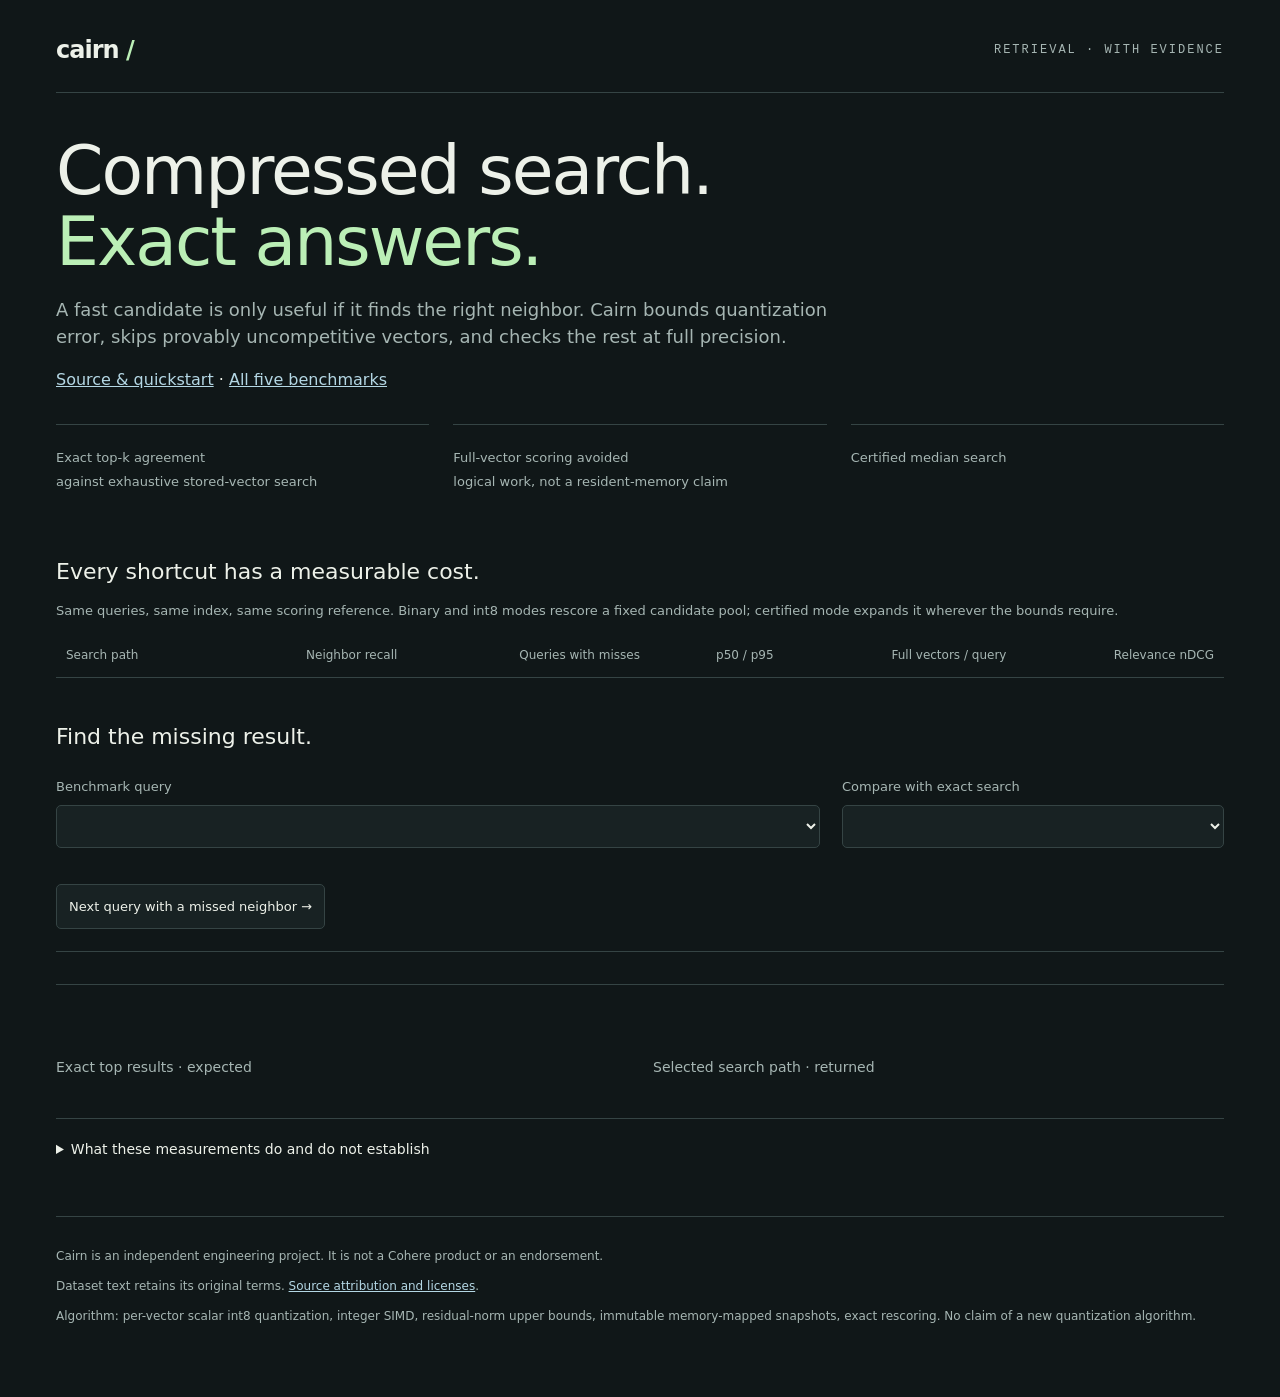
<file: python/cairn_search/report.html>
<!doctype html>
<html lang="en"><head><meta charset="utf-8"><meta name="viewport" content="width=device-width,initial-scale=1">
<title>Cairn | Search with evidence</title>
<style>
:root{color-scheme:dark;--bg:#101718;--panel:#182223;--text:#edf1e9;--muted:#a6b6b3;--line:#354444;--mint:#bbefb6;--red:#ffb3a2;--accent:#b4d7e4}
*{box-sizing:border-box}body{margin:0;background:var(--bg);color:var(--text);font:16px/1.5 system-ui,-apple-system,sans-serif}main{max-width:1240px;margin:auto;padding:32px 36px 60px}header{display:flex;align-items:center;justify-content:space-between;gap:20px;padding-bottom:24px;border-bottom:1px solid var(--line)}.brand{font-size:24px;font-weight:650;letter-spacing:-1px}.brand span{color:var(--mint)}.eyebrow{font:12px ui-monospace,monospace;letter-spacing:2px;color:var(--muted);text-transform:uppercase}h1{font-size:clamp(32px,5.4vw,68px);line-height:1.05;letter-spacing:-2px;font-weight:500;max-width:830px;margin:42px 0 18px}h1 em{font-style:normal;color:var(--mint)}.lead{max-width:800px;color:var(--muted);font-size:18px}.context{color:var(--muted);font-size:13px}.metrics{display:grid;grid-template-columns:repeat(3,1fr);gap:24px;margin:32px 0 40px}.metric{padding:20px 0;border-top:1px solid var(--line)}.metric strong{display:block;font-size:34px;font-weight:500;letter-spacing:-1px}.metric span{color:var(--muted);font-size:13px}.section-title{margin:42px 0 12px;font-size:22px;font-weight:500}.table-wrap{overflow-x:auto}table{border-collapse:collapse;width:100%;font-variant-numeric:tabular-nums;font-size:14px}th,td{text-align:right;border-bottom:1px solid var(--line);padding:13px 10px;white-space:nowrap}th{font-size:12px;font-weight:500;color:var(--muted)}td:first-child,th:first-child{text-align:left}tr.selected{background:#25352c}td small{display:block;color:var(--muted);font-size:11px}.toolbar{display:grid;grid-template-columns:2fr 1fr;gap:22px;margin:24px 0}label{font-size:13px;color:var(--muted)}select,button{background:var(--panel);color:var(--text);font:inherit;padding:12px;border:1px solid var(--line);border-radius:5px}select{width:100%;display:block;margin-top:8px;min-width:0}button{cursor:pointer}button:hover{border-color:var(--mint)}button:focus-visible,select:focus-visible{outline:2px solid var(--mint);outline-offset:3px}.query{font-size:22px;line-height:1.4;margin:22px 0;overflow-wrap:anywhere}.audit-strip{display:flex;gap:24px;flex-wrap:wrap;padding:16px 0;border-block:1px solid var(--line);font:14px ui-monospace,monospace}.good{color:var(--mint)}.bad{color:var(--red)}.rankings{display:grid;grid-template-columns:1fr 1fr;gap:26px}.rankings h3{font-size:14px;font-weight:500;color:var(--muted);margin:24px 0 10px}.hit{display:grid;grid-template-columns:24px 1fr;gap:10px;padding:14px 0;border-top:1px solid var(--line);min-height:96px}.rank{color:var(--muted);font:13px ui-monospace,monospace}.hit.lost{border-top-color:#91594f}.hit-title{font-size:14px;overflow-wrap:anywhere}.hit-meta{color:var(--muted);font:11px ui-monospace,monospace;margin-top:7px}.hit-text{font-size:12px;color:var(--muted);margin-top:8px;overflow-wrap:anywhere}.tag{font:10px ui-monospace,monospace;margin-left:8px;color:var(--red)}.flow{display:grid;grid-template-columns:repeat(3,1fr);gap:18px;margin:24px 0}.stage{padding:18px;background:var(--panel);border-radius:6px}.stage b{display:block;font-size:26px;font-weight:500;margin:8px 0}.stage span{color:var(--muted);font-size:12px}.bar{height:5px;background:var(--line);margin-top:14px}.bar div{height:100%;background:var(--mint)}details{border-top:1px solid var(--line);padding:20px 0;margin-top:30px;color:var(--muted);font-size:14px}summary{cursor:pointer;color:var(--text)}footer{border-top:1px solid var(--line);margin-top:36px;padding-top:18px;color:var(--muted);font-size:12px}a{color:var(--accent)}code{font:13px ui-monospace,monospace}#next{margin-top:12px;font-size:13px}noscript{display:block;padding:20px}
@media(max-width:700px){main{padding:20px 18px 40px}.metrics{gap:14px}.metric strong{font-size:25px}.toolbar,.rankings{grid-template-columns:1fr}.flow{gap:8px}.stage{padding:12px}.stage b{font-size:22px}.brand{font-size:21px}header .eyebrow{letter-spacing:1px;font-size:10px}h1{letter-spacing:-1px}.audit-strip{gap:12px;font-size:12px}}
</style></head><body><main>
<header><div class="brand">cairn<span> /</span></div><div class="eyebrow">Retrieval · with evidence</div></header>
<div class="eyebrow" style="margin-top:34px" id="dataset"></div>
<h1>Compressed search.<br><em>Exact answers.</em></h1>
<p class="lead">A fast candidate is only useful if it finds the right neighbor. Cairn bounds quantization error, skips provably uncompetitive vectors, and checks the rest at full precision.</p>
<p class="context" id="context"></p>
<p class="context" id="selection-note"></p>
<p><a href="https://github.com/balkashynov/cairn">Source &amp; quickstart</a> · <a href="https://github.com/balkashynov/cairn/blob/codex/cairn-search/docs/BENCHMARKS.md">All five benchmarks</a></p>
<div class="metrics"><div class="metric"><span>Exact top-k agreement</span><strong id="agreement"></strong><span>against exhaustive stored-vector search</span></div><div class="metric"><span>Full-vector scoring avoided</span><strong id="avoided"></strong><span>logical work, not a resident-memory claim</span></div><div class="metric"><span>Certified median search</span><strong id="latency"></strong><span id="timing-note"></span></div></div>
<h2 class="section-title">Every shortcut has a measurable cost.</h2><p class="context">Same queries, same index, same scoring reference. Binary and int8 modes rescore a fixed candidate pool; certified mode expands it wherever the bounds require.</p>
<div class="table-wrap"><table id="comparison"><thead><tr><th>Search path</th><th>Neighbor recall</th><th>Queries with misses</th><th>p50 / p95</th><th>Full vectors / query</th><th>Relevance nDCG</th></tr></thead><tbody></tbody></table></div>
<h2 class="section-title">Find the missing result.</h2>
<div class="toolbar"><label>Benchmark query<select id="queries" aria-label="Benchmark query"></select></label><label>Compare with exact search<select id="mode" aria-label="Compare with exact search"></select></label></div>
<button id="next" type="button">Next query with a missed neighbor →</button>
<p class="query" id="query-text"></p>
<div class="audit-strip" id="audit" aria-live="polite"></div>
<div class="flow" id="flow"></div>
<div class="rankings"><section><h3>Exact top results · expected</h3><div id="expected"></div></section><section><h3>Selected search path · returned</h3><div id="returned"></div></section></div>
<details><summary>What these measurements do and do not establish</summary><p>Exactness means the same ordered top-k as an exhaustive dot product over stored normalized float32 vectors, accumulated in float64, with document ID breaking ties. It does not mean every result is relevant. Relevance nDCG, when supplied, uses the dataset's judgments separately.</p><p>Certified pruning scans every eligible int8 code. It retains full vectors on disk, so total storage is larger than float32 alone. Memory mapping uses the operating system's page cache; the fraction of full vectors scored is not a claim about physical reads or peak resident memory. Nearly tied vectors can force an exhaustive fallback.</p><p id="protocol"></p><p id="faiss-note"></p><p>These are recorded benchmark queries and measurements, replayed locally. The page does not embed new text or perform a live search. Use the CLI or Python client on your own corpus.</p></details>
<footer><p>Cairn is an independent engineering project. It is not a Cohere product or an endorsement.</p><p id="source"></p><p>Dataset text retains its original terms. <a href="https://github.com/balkashynov/cairn/blob/codex/cairn-search/docs/DATA.md">Source attribution and licenses</a>.</p><p>Algorithm: per-vector scalar int8 quantization, integer SIMD, residual-norm upper bounds, immutable memory-mapped snapshots, exact rescoring. No claim of a new quantization algorithm.</p></footer>
</main><noscript>This audit report needs JavaScript to display the embedded benchmark measurements. Use the accompanying JSON for the complete results.</noscript>
<script type="application/json" id="data">__CAIRN_DATA__</script>
<script>
'use strict';
const data=JSON.parse(document.getElementById('data').textContent), $=id=>document.getElementById(id), fmt=n=>Number(n).toLocaleString(undefined,{maximumFractionDigits:1}), pct=n=>(100*n).toFixed(1)+'%';
const labels={certified:'Cairn · certified',exhaustive:'Exhaustive · f64 reference'};
const label=m=>labels[m]||m.replace('binary_','Binary · ').replace('int8_','Int8 · ')+' candidates';
const keys=Object.keys(data.summary), cert=data.summary.certified, n=data.index.layout.rows;
$('dataset').textContent=(data.dataset||'Local embedding audit')+' / '+fmt(n)+' vectors / '+data.index.layout.dimensions+' dimensions';
$('context').textContent=data.protocol.queries+' recorded queries · top-'+data.protocol.k+' · '+data.index.kernel+' · warm cache';
$('selection-note').textContent=data.display_note||'';
$('agreement').textContent=(data.verified_queries??data.queries.filter(q=>q.methods.certified.ordered_exact).length)+' / '+data.protocol.queries;
const eligible=data.mean_eligible??data.queries.reduce((s,q)=>s+q.methods.certified.stats.eligible,0)/data.queries.length;
$('avoided').textContent=pct(eligible?1-cert.mean_exact_vectors/eligible:0);
$('latency').textContent=cert.p50_ms.toFixed(2)+' ms';$('timing-note').textContent='p95 '+cert.p95_ms.toFixed(2)+' ms; native search';
for(const key of keys){const s=data.summary[key],tr=document.createElement('tr');if(key==='certified')tr.className='selected';
 for(const text of [label(key),pct(s.recall_at_k),s.queries_with_misses+' / '+data.protocol.queries,s.p50_ms.toFixed(2)+' / '+s.p95_ms.toFixed(2)+' ms',fmt(s.mean_exact_vectors),s.ndcg_at_k==null?'n/a':s.ndcg_at_k.toFixed(4)]){const td=document.createElement('td');td.textContent=text;tr.append(td);}$('comparison').tBodies[0].append(tr);}
if(data.faiss){const f=data.faiss,tr=document.createElement('tr');for(const text of ['FAISS · IndexFlatIP, 1 thread',pct(f.recall_at_k),'see JSON',f.p50_ms.toFixed(2)+' / '+f.p95_ms.toFixed(2)+' ms',fmt(n),'n/a']){const td=document.createElement('td');td.textContent=text;tr.append(td);}$('comparison').tBodies[0].append(tr);}
for(const [i,q] of data.queries.entries()){const option=document.createElement('option');option.value=i;const t=q.query?.text||('Query '+i);option.textContent=q.query_id+' · '+t.slice(0,110);$('queries').append(option);}
for(const key of keys.filter(k=>k!=='exhaustive')){const o=document.createElement('option');o.value=key;o.textContent=label(key);$('mode').append(o);}
$('mode').value=keys.includes('binary_4x')?'binary_4x':'certified';
function renderHits(target,hits,reference,missed){const host=$(target);host.replaceChildren();for(const [rank,h] of hits.entries()){
 const doc=data.documents?.[h.id]||{},row=document.createElement('div');row.className='hit'+(missed.has(h.id)?' lost':'');
 const nr=document.createElement('span');nr.className='rank';nr.textContent=rank+1;const content=document.createElement('div'),title=document.createElement('div');title.className='hit-title';title.textContent=doc.title||('Document '+(doc._id??h.id));
 if(missed.has(h.id)){const tag=document.createElement('span');tag.className='tag';tag.textContent='MISSED';title.append(tag);}
 const meta=document.createElement('div');meta.className='hit-meta';meta.textContent='row '+h.id+(doc._id?' · source '+doc._id:'')+' · score '+h.score.toFixed(6)+(reference.has(h.id)?' · exact top-k':'');content.append(title,meta);
 if(doc.text){const txt=document.createElement('div');txt.className='hit-text';txt.textContent=doc.text.slice(0,220)+(doc.text.length>220?'…':'');content.append(txt);}row.append(nr,content);host.append(row);}}
function render(){const q=data.queries[Number($('queries').value)],m=q.methods[$('mode').value],ref=q.methods.exhaustive,ids=new Set(ref.hits.map(h=>h.id)),missed=new Set(m.missed_ids);
 $('query-text').textContent=q.query?.text||('Benchmark query '+q.query_id);$('audit').replaceChildren();
 for(const [t,c] of [[pct(m.recall_at_k)+' neighbor recall',m.recall_at_k===1?'good':'bad'],[m.stats.certified?'Exactness verified by bounds/reference':'Fixed candidate budget · approximate',''],[m.missed_ids.length+' missing neighbors',m.missed_ids.length?'bad':'good']]){const span=document.createElement('span');span.textContent=t;span.className=c;$('audit').append(span);}
 $('flow').replaceChildren();for(const [name,value,description] of [['Eligible vectors',m.stats.eligible,'filter before candidate selection'],['Full vectors scored',m.stats.exact_scored,'original vectors read for verification'],['Results returned',m.hits.length,'deterministic score and ID order']]){const card=document.createElement('div');card.className='stage';const caption=document.createElement('span');caption.textContent=name;const count=document.createElement('b');count.textContent=fmt(value);const desc=document.createElement('span');desc.textContent=description;const bar=document.createElement('div');bar.className='bar';const fill=document.createElement('div');fill.style.width=Math.max(0,100*value/Math.max(1,m.stats.eligible))+'%';bar.append(fill);card.append(caption,count,desc,bar);$('flow').append(card);}
 renderHits('expected',ref.hits,ids,missed);renderHits('returned',m.hits,ids,new Set());}
$('queries').addEventListener('change',render);$('mode').addEventListener('change',render);
$('next').addEventListener('click',()=>{const start=Number($('queries').value),mode=$('mode').value;for(let step=1;step<=data.queries.length;step++){const next=(start+step)%data.queries.length;if(data.queries[next].methods[mode].missed_ids.length){$('queries').value=next;render();return;}}$('audit').textContent='No missed neighbors for this search path in the recorded queries.';});
$('protocol').textContent='Protocol: '+data.protocol.repeats+' repetitions per query; '+data.protocol.cache+'. '+data.protocol.latency+'. Environment: '+data.environment.system+'.';
if(data.faiss)$('faiss-note').textContent='FAISS '+data.faiss.version+': '+data.faiss.note+' Its all-query batch averaged '+data.faiss.all_queries_batch_per_query_ms.toFixed(2)+' ms/query, a different throughput workload.';
$('source').textContent=data.source_note||'Inputs and provenance are recorded in the accompanying JSON. No live API inference is implied.';
const first=data.queries.findIndex(q=>q.methods[$('mode').value].missed_ids.length);if(first>=0)$('queries').value=first;render();
</script></body></html>
</file>
<file: demo/style.css>
:root{color-scheme:dark;--bg:#101918;--panel:#17231f;--panel2:#1e2c25;--ink:#f0f2e8;--muted:#b0beb5;--faint:#81968a;--line:#34463b;--lime:#c5eca8;--coral:#f4ad96;--blue:#a8d9df;--serif:Georgia,'Times New Roman',serif;--mono:ui-monospace,SFMono-Regular,Consolas,monospace}
*{box-sizing:border-box}html{scroll-behavior:smooth;scroll-padding-top:32px}body{margin:0;background:var(--bg);color:var(--ink);font:16px/1.6 system-ui,-apple-system,BlinkMacSystemFont,'Segoe UI',sans-serif}a{color:inherit;text-decoration-color:var(--faint);text-underline-offset:4px}a:hover{color:var(--lime)}button,select,input{font:inherit}button,a,select,input,summary{-webkit-tap-highlight-color:transparent}button,select{color:var(--ink);background:var(--panel);border:1px solid var(--line);border-radius:5px}button{cursor:pointer}button:hover{border-color:var(--lime)}button:disabled{opacity:.6;cursor:default}a:focus-visible,button:focus-visible,select:focus-visible,input:focus-visible,summary:focus-visible{outline:3px solid var(--lime);outline-offset:5px}button,select{min-height:44px}.wrap{width:min(1200px,calc(100% - 96px));margin-inline:auto}.skip{position:fixed;left:12px;top:-90px;padding:12px;background:var(--lime);color:var(--bg);z-index:99}.skip:focus{top:12px}.nav{height:96px;display:flex;align-items:center;justify-content:space-between;border-bottom:1px solid var(--line);gap:24px}.brand{font-size:27px;font-weight:650;letter-spacing:-1px;text-decoration:none;display:inline-flex;align-items:center;gap:10px}.brand svg,.brand span{color:var(--lime)}nav{display:flex;align-items:center;gap:30px;font-size:13px}nav a{text-decoration:none;color:var(--muted)}nav .source-link{color:var(--ink);border:1px solid var(--line);border-radius:4px;padding:8px 14px}.eyebrow{font:11px/1.6 var(--mono);letter-spacing:1.6px;text-transform:uppercase;color:var(--muted);margin:0 0 20px}.status-dot{display:inline-block;width:6px;height:6px;border-radius:100%;background:var(--lime);margin-right:9px;vertical-align:middle}.hero{display:grid;grid-template-columns:1.35fr 1fr;gap:64px;align-items:center;padding-block:82px 74px}h1{font-size:clamp(46px,5.3vw,73px);font-weight:500;letter-spacing:-3.5px;line-height:1.07;margin:0 0 26px}h1 em,h2 em{font-family:var(--serif);font-weight:400;color:var(--lime)}.intro{font-size:18px;line-height:1.65;color:var(--muted);max-width:560px;margin-bottom:27px}.actions{display:flex;align-items:center;gap:24px;flex-wrap:wrap;margin-block:26px}.button{display:inline-flex;align-items:center;justify-content:space-between;gap:20px;text-decoration:none;font-size:13px;padding:13px 19px;min-height:46px;border:1px solid var(--line);border-radius:4px;font-weight:550;line-height:1.4}.primary{background:var(--lime);color:var(--bg);border-color:var(--lime)}.primary:hover{background:#d6fbc0;color:#101918}.subtle{background:transparent;color:var(--ink);font-weight:400}.text-link{font-size:13px;text-decoration:none;border-bottom:1px solid var(--faint);padding-block:3px}.small{font-size:12px;line-height:1.65}.muted{color:var(--muted)}.hero .small{max-width:475px;margin-top:22px}.hero-figure{background:linear-gradient(145deg,#233329,#15211c);border:1px solid var(--line);border-radius:8px;padding:25px;position:relative;overflow:hidden}.figure-heading{display:flex;align-items:center;justify-content:space-between;gap:12px}.figure-heading .eyebrow{margin:0;font-size:9px}.pill{font:10px/1.4 var(--mono);color:var(--muted);border:1px solid var(--line);border-radius:20px;padding:5px 9px;white-space:nowrap}.vector-field{height:230px;position:relative;margin-top:8px;background-image:radial-gradient(#4a5a4044 1px,transparent 1px);background-size:20px 20px}.query-point{position:absolute;left:calc(50% - 15px);top:calc(50% - 15px);width:30px;height:30px;display:grid;place-items:center;background:var(--lime);border-radius:5px;color:var(--bg);font:14px var(--mono);z-index:2}.orbit{border:1px dashed #6f875b66;border-radius:50%;position:absolute;left:50%;top:50%;transform:translate(-50%,-50%)}.orbit-one{width:130px;height:130px}.orbit-two{width:230px;height:220px}.vector-field i{position:absolute;left:var(--x);top:var(--y);width:7px;height:7px;border-radius:2px;background:#66816b}.vector-field i.near{background:var(--lime);width:9px;height:9px}.vector-field i.missing{background:var(--coral);width:12px;height:12px;box-shadow:0 0 0 6px #f4ad961c;z-index:2}.lost-label{position:absolute;left:67%;top:65%;font:11px/1.45 var(--mono);color:var(--coral)}.figure-caption{display:flex;gap:7px;align-items:center;font-size:10px;color:var(--muted);padding-top:8px}.legend-dot{display:inline-block;width:7px;height:7px;border-radius:2px;flex-shrink:0}.green{background:var(--lime)}.coral{background:var(--coral);margin-left:14px}.hero-figure p{font-size:13px;line-height:1.6;margin:20px 0 0;padding-top:17px;border-top:1px solid var(--line);color:var(--muted)}.hero-figure p strong{font-weight:500;color:var(--ink)}.evidence-strip{display:grid;grid-template-columns:1.25fr 1fr 1fr;border-block:1px solid var(--line);padding-block:24px;gap:30px}.evidence-strip strong{font:21px var(--mono);display:block;margin-bottom:7px;font-weight:450;letter-spacing:-.7px}.evidence-strip span{display:block;font-size:11px;color:var(--muted)}.section{padding-block:78px}.section-head{margin-bottom:35px}.section-head h2,h2{font-size:clamp(31px,3.4vw,45px);font-weight:450;line-height:1.16;letter-spacing:-1.7px;margin:0}.section-head .eyebrow{margin-bottom:20px}.split-head{display:grid;grid-template-columns:1.2fr 1fr;gap:80px;align-items:end}.split-head>p{font-size:15px;color:var(--muted);margin:0 0 4px;max-width:460px}.problem-layout{display:grid;grid-template-columns:1fr 1.3fr;gap:65px;align-items:center}.body-copy{color:var(--muted);font-size:16px;line-height:1.8;margin:0 0 22px}.pipeline{display:flex;align-items:center;gap:12px}.pipeline-step{padding:17px 12px;border-block:1px solid var(--line);min-height:114px;flex:1}.pipeline-step span{font:10px var(--mono);color:var(--faint);display:block;margin-bottom:10px}.pipeline-step b{font-weight:500;display:block;font-size:12px;white-space:nowrap}.pipeline-step small{font-size:10px;display:block;color:var(--muted);margin-top:4px;white-space:nowrap}.pipeline-step.highlighted{border-color:var(--lime);color:var(--lime)}.arrow{font:16px var(--mono);color:var(--faint)}.note{font-size:12px;line-height:1.7;border-left:2px solid var(--lime);padding:10px 16px;margin:26px 0 0;background:#c5eca805;color:var(--muted)}.note strong{color:var(--ink);font-weight:550}.mechanism{background:#15211b;border-block:1px solid var(--line)}.walkthrough{border:1px solid #40553e;border-radius:7px;background:var(--bg);padding:28px}.walk-top{display:flex;justify-content:space-between;gap:20px;align-items:center}.walk-top h3{font-size:21px;font-weight:450;letter-spacing:-.5px;margin:12px 0 20px}.switch-label{font-size:12px;color:var(--muted);display:flex;align-items:center;gap:9px}.switch-label input{accent-color:var(--lime);width:18px;height:18px;cursor:pointer}.segmented{display:flex;border:1px solid var(--line);border-radius:5px;width:fit-content;padding:4px;gap:3px}.segmented button{border:0;background:transparent;min-height:37px;padding:8px 16px;font-size:12px;color:var(--muted)}.segmented button[aria-pressed=true]{background:var(--panel2);color:var(--lime)}.toy-layout{display:grid;grid-template-columns:1.8fr 1fr;gap:30px;margin:24px 0}.toy-head,.toy-row{display:grid;grid-template-columns:50px 1fr 100px;gap:14px;align-items:center}.toy-head{font-size:10px;color:var(--muted);padding-bottom:8px;border-bottom:1px solid var(--line)}.toy-row{min-height:53px;border-bottom:1px solid #26372b}.toy-row .vector-name{font:13px var(--mono);color:var(--muted)}.toy-row.recovered .vector-name{color:var(--lime)}.toy-row.missed .vector-name{color:var(--coral)}.score-track{height:5px;background:#25342b;position:relative;margin:13px 0 5px;border-radius:3px}.score-track .estimate{height:5px;display:block;background:#738d65;border-radius:3px}.score-track .uncertainty{height:11px;position:absolute;top:-3px;background:#c5eca82b;border:1px solid #a7c58c;border-radius:2px}.score-track .exact-dot{width:7px;height:7px;position:absolute;top:-1px;background:var(--lime);border-radius:100%;transform:translateX(-50%)}.score-caption{font:10px var(--mono);color:var(--muted)}.decision{font:10px/1.45 var(--mono);color:var(--muted)}.decision small{display:block;font-size:10px;color:var(--faint)}.recovered .decision{color:var(--lime)}.missed .decision{color:var(--coral)}.toy-result{padding:23px;background:var(--panel);border-radius:5px;align-self:stretch}.toy-result .eyebrow{font-size:9px;margin-bottom:14px}.answer-chips{display:flex;gap:8px}.answer-chips span{display:grid;place-items:center;background:var(--panel2);border:1px solid var(--line);border-radius:4px;width:36px;height:36px;font:15px var(--mono)}.answer-chips .found{border-color:var(--lime);color:var(--lime)}.toy-result h4{font-size:16px;font-weight:500;margin:18px 0 7px}.toy-result p:not(.eyebrow){font-size:12px;color:var(--muted);line-height:1.7;margin:0}.toy-counter{border-top:1px solid var(--line);padding-top:15px;margin-top:18px}.toy-counter strong{font:24px var(--mono);display:block}.toy-counter span{font-size:10px;color:var(--muted)}details{border-top:1px solid var(--line);margin-top:30px;padding-top:20px;font-size:13px;color:var(--muted)}summary{color:var(--ink);cursor:pointer;font-size:13px;min-height:30px}details[open] summary{margin-bottom:20px}.technical-grid{display:grid;grid-template-columns:1fr 1fr;gap:40px}.technical p{font-size:13px}.technical pre{font:11px/1.7 var(--mono);padding:18px;background:var(--bg);border-radius:4px;overflow:auto}code{font-family:var(--mono);font-size:.85em}.recording-banner{display:flex;gap:8px;align-items:center;border-block:1px solid var(--line);padding:16px 0;font-size:11px;color:var(--muted)}.recording-banner .status-dot{flex-shrink:0;margin-right:2px}.recording-banner strong{color:var(--ink);font-weight:500}.recording-banner a{margin-left:auto;white-space:nowrap}.explorer{padding-top:28px}.explorer-controls,.benchmark-controls{display:grid;grid-template-columns:1.6fr 1fr;gap:24px}label{font-size:11px;color:var(--muted)}select{display:block;width:100%;margin-top:7px;padding:11px 35px 11px 12px;font-size:12px;min-width:0;text-overflow:ellipsis}.query-line{display:flex;align-items:center;gap:25px;justify-content:space-between;margin:28px 0 22px}.query-line .eyebrow{font-size:9px;margin-bottom:8px}.query-line p{font-size:20px;line-height:1.45;letter-spacing:-.35px;margin:0;max-width:840px}.query-line button{flex-shrink:0}.result-summary{display:grid;grid-template-columns:1fr 1fr 1fr;gap:24px;padding:22px 0;border-block:1px solid var(--line)}.result-summary span,.bench-facts span{display:block;font-size:11px;color:var(--muted)}.result-summary strong{display:block;font:24px var(--mono);margin-top:7px;letter-spacing:-1px}.good{color:var(--lime)}.bad{color:var(--coral)}.explainer{font-size:12px;line-height:1.8;background:var(--panel);padding:15px 18px;border-radius:4px;color:var(--muted);margin:18px 0 25px}.explainer strong{font-weight:500;color:var(--ink)}.ranking-labels,.rankings{display:grid;grid-template-columns:1fr 1fr;gap:32px}.ranking-labels h3{font-size:13px;font-weight:500;margin:0 0 15px}.ranking-labels h3 span{display:block;font-size:10px;color:var(--muted);font-weight:400;margin-top:5px}.rankings{align-items:start}.rankings section{min-width:0}.hit{border-top:1px solid var(--line);margin:0;padding:0;color:var(--ink)}.hit summary{list-style:none;display:grid;grid-template-columns:23px 1fr;gap:10px;padding:13px 0;min-height:72px;margin:0!important}.hit summary::-webkit-details-marker{display:none}.hit summary:hover{color:var(--lime)}.rank{font:11px var(--mono);color:var(--faint);padding-top:3px}.hit-title{font-size:12px;line-height:1.5;display:block}.hit-meta{font:9px/1.5 var(--mono);display:block;color:var(--muted);margin-top:5px}.hit.lost{border-color:#ab745c;background:#f4ad9607}.hit.lost .rank{color:var(--coral)}.miss-tag{font:8px var(--mono);color:var(--coral);margin-left:8px;white-space:nowrap}.hit-text{font-size:11px;line-height:1.7;color:var(--muted);padding:0 0 12px 33px;margin:0}.mobile-label{display:none}.explorer-footer{display:flex;align-items:center;flex-wrap:wrap;gap:14px;margin-top:23px}.explorer-footer p{max-width:730px;margin-right:auto}.explorer-footer .button{font-size:11px;white-space:nowrap}.table-scroll{overflow:auto}table{width:100%;border-collapse:collapse;white-space:nowrap;font-size:11px;font-variant-numeric:tabular-nums}td,th{text-align:right;border-bottom:1px solid var(--line);padding:12px 10px}td:first-child,th:first-child{text-align:left}th{font-weight:400;color:var(--muted);font-size:10px}tr.selected{background:#c5eca80b;color:var(--lime)}.use-case{background:#dfe8d5;color:#203127}.use-case .eyebrow{color:#53624f}.use-case h2 em{color:#446338}.use-case .body-copy,.use-case p{color:#455740}.use-layout{display:grid;grid-template-columns:1.1fr 1fr;gap:90px;align-items:center}.use-case h2{margin-bottom:23px}.use-case .text-link{border-color:#79866b;color:#243821}.integration-card{border:1px solid #a6b697;border-radius:7px;padding:28px}.integration-card .eyebrow{font-size:10px}.big-stat{font:64px var(--mono);letter-spacing:-4px;line-height:1}.big-stat span{font-size:25px;letter-spacing:-1px;color:#6a7c61}.integration-card>p:not(.eyebrow):not(.small){font-size:15px;line-height:1.7}.integration-flow{display:flex;gap:12px;align-items:center;border-block:1px solid #b6c3a9;padding-block:16px;font-size:11px}.integration-flow b{color:#6a7c61}.integration-card .small{font-size:11px;margin:20px 0 14px}.integration-card a{font-size:11px}.benchmark-controls{grid-template-columns:1fr 1fr;max-width:800px}.benchmark-panel{margin-top:28px;padding:28px;border:1px solid var(--line);border-radius:7px}.benchmark-panel>.eyebrow{font-size:10px}.timing-chart{display:flex;flex-direction:column;gap:17px;margin-block:23px}.timing-row{display:grid;grid-template-columns:160px 1fr 82px;gap:16px;align-items:center;font-size:12px}.timing-row .timing-name{color:var(--muted)}.timing-row strong{font:16px var(--mono);text-align:right}.timing-track{height:19px;background:#25332b;border-radius:2px}.timing-fill{height:100%;min-width:2px;border-radius:2px;background:var(--lime);transition:width .35s}.timing-row.faiss .timing-fill{background:#91b0b6}.benchmark-panel .explainer{background:#1e2b24;margin:24px 0}.bench-facts{display:grid;grid-template-columns:1fr 1.2fr 1fr;gap:20px}.bench-facts strong{font:20px var(--mono);display:block;margin-top:8px}.tradeoffs{display:grid;grid-template-columns:repeat(3,1fr);gap:30px;margin-top:20px}.tradeoffs p{font-size:12px;line-height:1.8;color:var(--muted)}.tradeoffs strong{display:block;font-weight:500;color:var(--ink);margin-bottom:5px}.engineering{border-block:1px solid var(--line);background:#14201a}.engineering-grid{display:grid;grid-template-columns:repeat(3,1fr);gap:50px;margin-bottom:30px}.code-label{font:10px var(--mono);color:var(--lime)}.engineering-grid h3{font-size:18px;font-weight:500;margin:13px 0 8px}.engineering-grid p{font-size:13px;line-height:1.8;color:var(--muted)}.engineering>.wrap>.small{max-width:850px}.closing{padding-block:80px}.closing h2{font-size:44px}.closing>p:not(.eyebrow){max-width:640px;color:var(--muted);line-height:1.8}.closing .actions{margin-bottom:0}footer{border-top:1px solid var(--line);padding-block:27px 40px;display:flex;align-items:center;gap:26px;flex-wrap:wrap}footer .brand{font-size:21px;color:var(--lime)}footer p{font-size:10px;color:var(--muted);margin:0}footer p:last-child{flex-basis:100%}.error{padding:18px;background:#442c26;color:#ffe0d0;margin-top:20px;font-size:13px} [hidden]{display:none!important}
@media(min-width:1500px){.hero{padding-block:95px}h1{font-size:76px}}
@media(max-width:1000px){.wrap{width:calc(100% - 56px)}.hero{gap:32px}h1{font-size:53px;letter-spacing:-2.5px}.hero-figure{padding:18px}.hero .eyebrow{font-size:9px}.vector-field{height:220px}.figure-heading .eyebrow{font-size:8px}.split-head{gap:38px}.problem-layout{grid-template-columns:1fr;gap:10px}.pipeline{max-width:650px}.toy-layout{grid-template-columns:1.5fr 1fr;gap:20px}.walkthrough{padding:22px}.toy-head,.toy-row{grid-template-columns:36px 1fr 80px;gap:8px}.use-layout{gap:35px}.engineering-grid{gap:25px}.integration-flow{gap:7px;font-size:10px}.timing-row{grid-template-columns:150px 1fr 80px}}
@media(max-width:700px){html{scroll-padding-top:15px}.wrap{width:calc(100% - 36px)}.nav{height:75px;gap:12px}.brand{font-size:23px;gap:7px}.brand svg{width:20px}nav{gap:17px;font-size:11px}nav a:first-child{display:none}nav .source-link{padding:6px 9px}.hero{grid-template-columns:1fr;padding-block:48px 35px;gap:28px}h1{font-size:clamp(44px,10.4vw,63px);letter-spacing:-2.2px}.intro{font-size:16px}.hero .eyebrow{font-size:10px}.hero-figure{padding:20px}.vector-field{height:205px}.figure-heading .eyebrow{font-size:10px}.hero .actions{gap:18px}.hero-figure p{font-size:12px;margin-top:14px;padding-top:13px}.evidence-strip{grid-template-columns:1fr;gap:17px;padding-block:22px}.evidence-strip>div{display:grid;grid-template-columns:155px 1fr;align-items:center;gap:15px}.evidence-strip strong{font-size:17px;margin:0}.evidence-strip span{font-size:10px}.section{padding-block:48px}.section-head{margin-bottom:26px}h2,.section-head h2{font-size:33px;letter-spacing:-1.1px}.section-head .eyebrow{font-size:10px;margin-bottom:16px}.split-head{grid-template-columns:1fr;gap:18px}.split-head>p{font-size:14px}.body-copy{font-size:14px}.pipeline{gap:7px}.pipeline-step{padding:12px 4px;min-height:100px}.pipeline-step b{font-size:10px}.pipeline-step small{font-size:9px;white-space:normal}.arrow{font-size:13px}.walkthrough{padding:18px}.walk-top{align-items:flex-start;flex-direction:column;gap:0}.walk-top h3{font-size:19px;margin-bottom:13px}.switch-label{margin-bottom:20px;font-size:11px}.segmented{width:100%}.segmented button{flex:1;padding:8px;font-size:10px}.toy-layout{grid-template-columns:1fr;margin-top:20px}.toy-head,.toy-row{grid-template-columns:32px 1fr 84px;gap:9px}.toy-head{font-size:9px}.toy-result{padding:20px}.toy-result h4{margin-top:15px}.toy-counter{display:flex;align-items:center;gap:13px}.technical-grid{grid-template-columns:1fr;gap:8px}.technical pre{font-size:9px;padding:12px}.recording-banner{align-items:flex-start;flex-wrap:wrap;font-size:10px}.recording-banner>span:nth-child(2){flex:1}.recording-banner .status-dot{margin-top:5px}.recording-banner a{margin-left:16px;flex-basis:100%}.explorer-controls{grid-template-columns:1fr;gap:13px}.query-line{flex-direction:column;align-items:flex-start;gap:13px}.query-line p{font-size:17px}.query-line button{font-size:11px}.result-summary{gap:15px;padding-block:18px;grid-template-columns:1fr 1fr}.result-summary>div:last-child{grid-column:1/-1;display:flex;gap:18px;align-items:center}.result-summary>div:last-child strong{margin:0;font-size:16px}.result-summary span{font-size:10px}.result-summary strong{font-size:22px}.explainer{font-size:11px;padding:13px}.rankings{grid-template-columns:1fr;gap:27px}.ranking-labels{display:none}.mobile-label{display:block;font-size:13px;font-weight:500;margin:0 0 10px}.hit summary{min-height:62px;padding-block:11px}.hit-title{font-size:12px}.explorer-footer{gap:10px}.explorer-footer p{font-size:10px}.use-layout{grid-template-columns:1fr;gap:30px}.integration-card{padding:23px}.integration-flow{font-size:10px;gap:10px}.benchmark-controls{grid-template-columns:1fr;gap:13px}.benchmark-panel{padding:18px}.benchmark-panel>.eyebrow{font-size:9px}.timing-row{grid-template-columns:1fr 80px;gap:8px}.timing-row .timing-name{grid-column:1/-1;font-size:11px}.timing-row strong{font-size:14px}.timing-track{height:15px}.bench-facts{grid-template-columns:1fr;gap:14px}.bench-facts>div{display:flex;align-items:center;justify-content:space-between;gap:15px}.bench-facts span{font-size:10px}.bench-facts strong{font-size:16px;margin:0}.tradeoffs{grid-template-columns:1fr;gap:0;margin-top:14px}.tradeoffs p{font-size:12px;margin:12px 0 0}.engineering-grid{grid-template-columns:1fr;gap:18px}.engineering-grid article{border-bottom:1px solid var(--line);padding-bottom:15px}.engineering-grid h3{font-size:18px;margin-top:8px}.engineering-grid p{font-size:12px}.engineering .actions{gap:18px}.closing{padding-block:48px}.closing h2{font-size:34px}.closing>p:not(.eyebrow){font-size:14px}footer{gap:14px;padding-bottom:25px}.small{font-size:11px}}
@media(prefers-reduced-motion:reduce){html{scroll-behavior:auto}.timing-fill{transition:none}}

/* Guided presentation: one question and one visible decision per step. */
.receipt h3{font-size:27px;line-height:1.3;letter-spacing:-.7px;font-weight:500;margin:20px 0 24px}.receipt>.eyebrow{margin:0;padding:0;border:0;font:10px var(--mono)}.receipt-line{display:flex;justify-content:space-between;align-items:center;gap:20px;border-top:1px solid var(--line);padding:15px 0;font-size:14px}.receipt-line strong{font:30px var(--mono);color:var(--lime)}.receipt-line small{font-size:16px;color:var(--muted)}.receipt .receipt-outcome{font-size:15px;color:var(--coral);margin-top:5px}.receipt-outcome .coral{margin-left:0;margin-right:6px}.lesson{padding:30px}.lesson-top{display:flex;align-items:center;justify-content:space-between;gap:16px}.step-count{font:12px var(--mono);color:var(--muted);white-space:nowrap}.step-nav{display:grid;grid-template-columns:repeat(5,minmax(0,1fr));gap:8px;margin:24px 0 26px}.step-nav button{display:flex;align-items:center;gap:9px;padding:10px 12px;font-size:13px;text-align:left;background:transparent;color:var(--muted)}.step-nav button span{font:11px var(--mono);border:1px solid var(--line);border-radius:50%;width:23px;height:23px;display:grid;place-items:center;flex-shrink:0}.step-nav button[aria-current=step]{background:var(--panel2);border-color:var(--lime);color:var(--lime)}.step-nav button[aria-current=step] span{background:var(--lime);color:var(--bg);border-color:var(--lime)}.lesson-copy{max-width:900px;min-height:142px}.lesson-copy h3{font-size:27px;line-height:1.25;font-weight:500;letter-spacing:-.6px;margin:0 0 12px;scroll-margin-top:25px}.lesson-copy p{font-size:16px;line-height:1.7;color:var(--muted);margin:0 0 24px}.audit-scene{min-height:285px}.task-card,.comparison-card{border:1px solid var(--line);border-radius:5px;padding:22px;background:var(--panel)}.task-card .eyebrow,.comparison-card .eyebrow{font-size:10px;margin-bottom:16px}.topic{font-size:23px;line-height:1.4;max-width:700px;margin:0 0 25px;letter-spacing:-.4px}.task-facts{display:flex;gap:35px;color:var(--muted);font-size:13px}.task-facts b{color:var(--ink);font-weight:550}.task-card details{margin-top:20px;padding-top:13px}.task-card details p{font-size:14px}.task-card details .small{font-size:12px}.rank-ribbon{display:grid;grid-template-columns:repeat(10,minmax(0,1fr));gap:7px}.rank-tile{padding:14px 2px;border:1px solid var(--line);border-radius:4px;text-align:center;background:#1d2a23}.rank-tile b{display:block;font:22px var(--mono);font-weight:500}.rank-tile span{display:block;font-size:10px;color:var(--muted);margin-top:7px}.rank-tile.present{border-color:#638153}.rank-tile.present b{color:var(--lime)}.rank-tile.absent{background:#422f27;border-color:#b67e69}.rank-tile.absent b,.rank-tile.absent span{color:var(--coral)}.scene-note{font-size:14px;line-height:1.7;color:var(--muted);margin:20px 0 0}.missing-document{border-left:2px solid var(--coral);margin-top:20px;padding:2px 0 0 17px}.missing-document .miss-tag{font-size:10px;margin:0;white-space:normal}.missing-document h4{font-size:16px;line-height:1.5;font-weight:500;margin:7px 0}.missing-document p{font-size:13px;line-height:1.6;color:var(--muted);margin:6px 0 0}.comparison-row{display:grid;grid-template-columns:1fr 110px 180px;align-items:center;gap:20px;padding:13px 0;border-bottom:1px solid var(--line)}.comparison-row>span{font-size:15px}.comparison-row strong{font:23px var(--mono);color:var(--lime)}.comparison-row small{font-size:12px;color:var(--muted)}.relevance-note{margin-top:20px;font-size:14px}.relevance-note strong{font-weight:500}.relevance-note p{color:var(--muted);margin:6px 0 0;line-height:1.7}.lesson-takeaway{border-left:2px solid var(--lime);padding:12px 16px;margin:20px 0;color:var(--ink);font-size:15px;line-height:1.6;background:#c5eca805}.lesson-actions{display:flex;align-items:center;gap:20px;border-top:1px solid var(--line);padding-top:20px;margin-top:24px}.lesson-actions .primary{margin-left:auto;font-size:14px}.restart{background:transparent;border:0;text-decoration:underline;text-underline-offset:4px;font-size:12px;color:var(--muted);padding:8px}.restart:disabled{visibility:hidden}.explore-details{padding:22px;border:1px solid var(--line);border-radius:6px;margin-top:30px;scroll-margin-top:25px}.explore-details>summary{font-size:16px;line-height:1.5}.explore-details>p{font-size:14px;max-width:850px}.toy-head,.toy-row{grid-template-columns:75px 1fr 170px;gap:18px}.toy-head{font-size:12px}.toy-row{min-height:56px}.toy-row .vector-name{font-size:16px}.estimate-value{font:17px var(--mono)}.bound-caption{display:block;font-size:12px;color:var(--lime);margin-top:2px}.decision{font:13px/1.6 var(--mono)}.toy-row.recovered{background:#c5eca808}.toy-result{padding:24px}.toy-result .eyebrow{font-size:11px}.toy-result #toy-explanation{font-size:15px;margin-top:20px;line-height:1.7}.toy-counter span{font-size:12px}.toy-layout{grid-template-columns:1.6fr 1fr}.switch-label{font-size:14px;line-height:1.5;margin:20px 0 8px}.switch-label input{flex-shrink:0}.error{scroll-margin-top:20px}
@media(max-width:1000px){.step-nav button{padding:10px 8px;font-size:12px;gap:6px}.toy-layout{grid-template-columns:1fr}.toy-result{display:grid;grid-template-columns:1fr 1fr;gap:8px 24px}.toy-result .eyebrow{grid-column:1/-1;margin:0}.toy-result #toy-explanation{grid-column:2;grid-row:2/4;margin:0}.toy-counter{margin:6px 0 0;padding-top:9px}.comparison-row{grid-template-columns:1fr 85px 145px;gap:12px}}
@media(max-width:700px){nav a:first-child{display:block}nav a:nth-child(2){display:none}.hero{padding-top:40px}.receipt h3{font-size:24px;margin-top:15px}.receipt-line{padding:12px 0}.receipt .receipt-outcome{font-size:14px}.lesson{padding:16px}.lesson-top{gap:8px}.lesson-top .pill{font-size:9px;padding:5px 7px}.step-count{font-size:10px}.step-nav{gap:4px;margin:18px 0 22px}.step-nav button{flex-direction:column;align-items:center;text-align:center;font-size:10px;line-height:1.25;padding:8px 2px;gap:5px;min-height:60px}.step-nav button span{width:20px;height:20px;font-size:10px}.lesson-copy{min-height:0}.lesson-copy h3{font-size:23px;line-height:1.3;margin-bottom:12px}.lesson-copy p{font-size:14px;line-height:1.7;margin-bottom:20px}.audit-scene{min-height:0}.task-card,.comparison-card{padding:16px}.topic{font-size:19px;margin-bottom:18px}.task-facts{flex-direction:column;gap:8px;font-size:13px}.rank-ribbon{grid-template-columns:repeat(5,minmax(0,1fr));gap:6px}.rank-tile{padding:10px 1px}.rank-tile b{font-size:19px}.rank-tile span{font-size:9px;margin-top:5px}.missing-document{padding-left:12px}.missing-document h4{font-size:14px}.missing-document p{font-size:12px}.scene-note{font-size:13px;line-height:1.7}.comparison-row{grid-template-columns:1fr 75px;gap:5px 10px;padding:12px 0}.comparison-row>span{font-size:13px}.comparison-row strong{font-size:20px;text-align:right}.comparison-row small{grid-column:1/-1;font-size:11px}.relevance-note{font-size:13px}.lesson-takeaway{font-size:13px;padding:10px 12px;line-height:1.65}.lesson-actions{gap:8px;flex-wrap:wrap;margin-top:18px;padding-top:16px}.lesson-actions .button{font-size:12px;padding:12px 13px}.lesson-actions .primary{order:3;width:100%;justify-content:center;margin:0}.lesson-actions .restart{margin-left:auto}.explore-details{padding:15px}.explore-details>summary{font-size:14px}.explore-details>p{font-size:13px}.toy-head,.toy-row{grid-template-columns:40px 1fr 110px;gap:8px}.toy-head{font-size:10px}.toy-row{min-height:58px}.estimate-value{font-size:15px}.bound-caption{font-size:10px}.decision{font-size:11px}.toy-result{display:block;padding:18px}.toy-result .eyebrow{margin-bottom:13px;font-size:10px}.toy-result #toy-explanation{font-size:14px;margin:15px 0}.toy-counter{padding-top:15px}.toy-counter span{font-size:11px}.switch-label{font-size:13px}.receipt .eyebrow{font-size:10px}}

.receipt .receipt-key{font:10px var(--mono);text-transform:uppercase;letter-spacing:1px;border:0;padding:0;margin:0 0 10px}.comparison-row strong.bad{color:var(--coral)}
</file>
